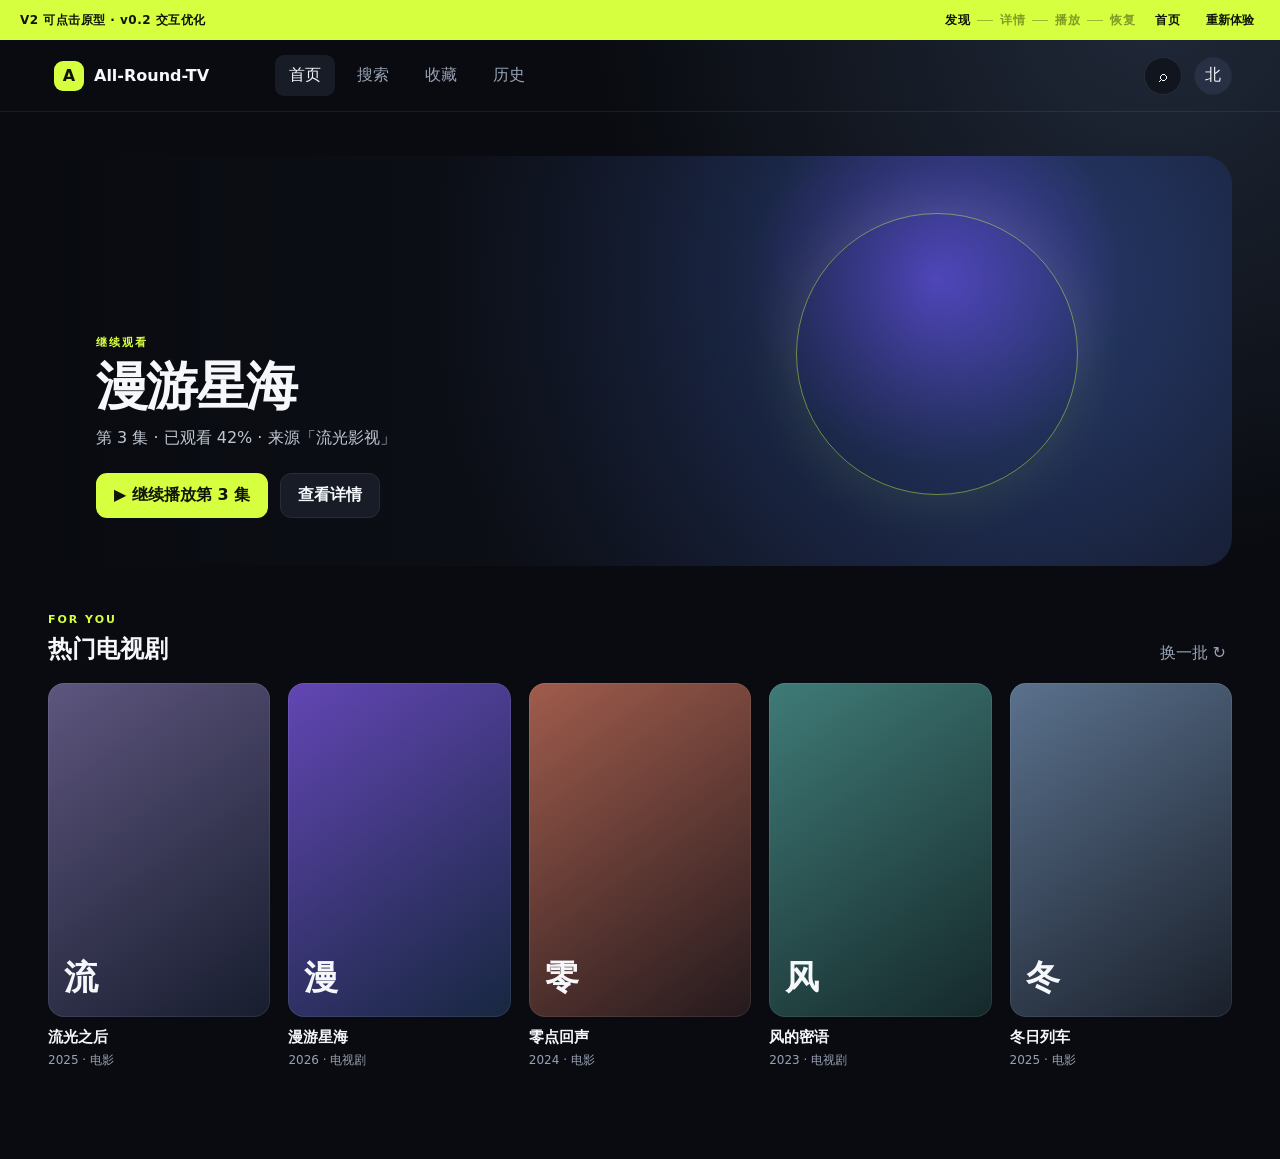
<file: docs/prototypes/interactive/v0.2/viewer-flow/index.html>
<!doctype html>
<html lang="zh-CN">
  <head>
    <meta charset="UTF-8" />
    <meta name="viewport" content="width=device-width, initial-scale=1" />
    <title>All-Round-TV V2 · 观影主流程原型</title>
    <link rel="stylesheet" href="prototype.css" />
  </head>
  <body>
    <div class="prototype-bar">
      <span>V2 可点击原型 · v0.2 交互优化</span>
      <div class="prototype-steps" aria-label="当前流程">
        <span class="active">发现</span><i></i><span>详情</span><i></i><span>播放</span><i></i><span>恢复</span>
      </div>
      <span id="flowStep" aria-live="polite">首页</span>
      <button class="text-button demo-control hidden" id="triggerError" data-action="fail-playback">触发播放异常</button>
      <button class="text-button" data-action="reset">重新体验</button>
    </div>

    <div class="app-shell">
      <header class="app-header">
        <button class="brand" data-screen="home" aria-label="返回首页">
          <span class="brand-mark">A</span><span>All-Round-TV</span>
        </button>
        <nav class="desktop-nav" aria-label="主导航">
          <button data-screen="home" class="active">首页</button>
          <button data-screen="search">搜索</button>
          <button data-screen="favorites">收藏</button>
          <button data-screen="history">历史</button>
        </nav>
        <div class="header-actions">
          <button class="icon-button" data-screen="search" aria-label="搜索">⌕</button>
          <button class="avatar" aria-label="用户菜单">北</button>
        </div>
      </header>

      <main>
        <section class="screen active" data-screen-id="home">
          <div class="hero">
            <div class="hero-copy">
              <span class="eyebrow">继续观看</span>
              <h1>漫游星海</h1>
              <p>第 3 集 · 已观看 42% · 来源「流光影视」</p>
              <div class="button-row">
                <button class="primary" data-action="resume-play">▶ 继续播放第 3 集</button>
                <button class="secondary" data-action="open-detail">查看详情</button>
              </div>
            </div>
          </div>

          <div class="section-heading">
            <div><span class="eyebrow">FOR YOU</span><h2>热门电视剧</h2></div>
            <button class="text-button">换一批 ↻</button>
          </div>
          <div class="media-grid" id="homeGrid"></div>
        </section>

        <section class="screen" data-screen-id="search">
          <div class="page-title"><span class="eyebrow">DISCOVER</span><h1>聚合搜索</h1></div>
          <form class="search-box" id="searchForm">
            <label class="sr-only" for="query">搜索影视</label>
            <input id="query" value="漫游星海" maxlength="100" autocomplete="off" />
            <button class="primary" type="submit">搜索</button>
          </form>
          <div class="filter-row">
            <button class="chip active">全部类型</button><button class="chip">年份</button>
            <button class="chip">来源</button><button class="chip">仅可播放</button>
          </div>
          <div class="source-summary hidden" id="sourceSummary" role="status">
            <div><strong>已找到 6 个结果</strong><span>4 个来源完成，1 个超时</span></div>
            <button class="text-button" data-action="toggle-sources">来源状态⌄</button>
          </div>
          <div class="source-panel hidden" id="sourcePanel">
            <span>流光影视 · 成功</span><span>白鲸资源 · 成功</span>
            <span class="warning">远山影视 · 超时</span>
          </div>
          <div class="loading hidden" id="searchLoading" role="status"><i></i><i></i><i></i><span>正在查询 5 个已启用来源…</span></div>
          <div class="media-grid results hidden" id="searchResults"></div>
        </section>

        <section class="screen" data-screen-id="detail">
          <button class="back-button" data-screen="search">← 返回搜索结果</button>
          <div class="detail-hero">
            <div class="poster poster-featured">M</div>
            <div class="detail-copy">
              <span class="eyebrow">SERIES · 2026</span><h1>漫游星海</h1>
              <p class="meta">科幻 · 冒险 · 12 集 · 豆瓣 / TMDB</p>
              <p class="description">一支深空勘探队在失联航道中发现未知信标，并被迫重新理解回家的含义。</p>
              <div class="button-row">
                <button class="primary" data-action="play">▶ 继续播放 · 第 3 集</button>
                <button class="secondary">♡ 收藏</button>
              </div>
            </div>
          </div>
          <div class="detail-layout">
            <div>
              <div class="selection-summary"><span>当前播放组合</span><strong id="currentSelection">流光影视 · 线路 1 · 第 3 集</strong></div>
              <div class="section-heading compact"><h2>1. 选择剧集</h2><button class="text-button">正序 ⇅</button></div>
              <div class="episodes" id="episodes"></div>
            </div>
            <aside class="source-card">
              <div class="section-heading compact"><h2>2. 选择来源</h2></div>
              <button class="source-option selected" data-source="流光影视" data-health="健康"><span><b>流光影视</b><small>线路 1 · 5 分钟前检测</small></span><em class="status healthy">健康</em></button>
              <button class="source-option" data-source="白鲸资源" data-health="健康"><span><b>白鲸资源</b><small>线路 2 · 12 分钟前检测</small></span><em class="status healthy">健康</em></button>
              <button class="source-option" data-source="远山影视" data-health="降级"><span><b>远山影视</b><small>线路 1 · 最近出现超时</small></span><em class="status degraded">降级</em></button>
            </aside>
          </div>
          <div class="sticky-play"><span><small>将从 18:42 继续</small><strong id="stickySelection">流光影视 · 第 3 集</strong></span><button class="primary" data-action="play">▶ 开始播放</button></div>
        </section>

        <section class="screen player-screen" data-screen-id="player">
          <div class="player-topbar">
            <button class="back-button light" data-screen="detail">← 详情</button>
            <div><strong>漫游星海</strong><span>第 3 集 · 流光影视</span></div>
            <button class="text-button light">选集</button>
          </div>
          <div class="video-stage">
            <div class="space-art"><i></i><i></i><i></i></div>
            <div class="player-error hidden" id="playerError">
              <span class="error-icon">!</span><h2>当前来源无法继续播放</h2>
              <p>媒体清单读取超时。已保留第 3 集的 18:42 进度，你可以重试或查看候选来源。</p>
              <div class="button-row centered">
                <button class="secondary light-border" data-action="retry">重试当前来源</button>
                <button class="primary" data-action="choose-source">查看候选来源</button>
              </div>
              <small>错误阶段：加载媒体清单 · 请求 ID：DEMO-2048</small>
            </div>
            <div class="playback-ready" id="playbackReady"><span>▶</span><small>原型模式：使用顶部“触发播放异常”体验恢复流程</small></div>
            <div class="session-loading hidden" id="sessionLoading"><i></i><strong>正在连接新来源…</strong><span>白鲸资源 · 第 3 集 · 从 18:42 继续</span></div>
          </div>
          <div class="player-controls">
            <button>▶</button><span>18:42</span><div class="progress"><i></i></div><span>44:10</span>
            <button>1.0×</button><button>⛶</button>
          </div>
        </section>

        <section class="screen placeholder-screen" data-screen-id="favorites"><h1>我的收藏</h1><p>此原型聚焦观影主链路。</p></section>
        <section class="screen placeholder-screen" data-screen-id="history"><h1>观看历史</h1><p>此原型聚焦观影主链路。</p></section>
      </main>

      <nav class="mobile-nav" aria-label="移动端导航">
        <button data-screen="home" class="active">⌂<span>首页</span></button>
        <button data-screen="search">⌕<span>搜索</span></button>
        <button data-screen="favorites">♡<span>收藏</span></button>
        <button data-screen="history">◷<span>历史</span></button>
      </nav>
    </div>

    <dialog id="sourceDialog">
      <form method="dialog" class="modal-card">
        <div class="modal-heading"><div><span class="eyebrow">MANUAL SWITCH</span><h2>确认切换来源</h2></div><button class="close" value="cancel" aria-label="关闭">×</button></div>
        <div class="resume-banner"><span>播放进度已保留</span><strong>第 3 集 · 18:42</strong></div>
        <p>系统找到了两个候选来源，不会自动切换。确认后将创建新的安全播放会话。</p>
        <label class="candidate selected"><input type="radio" name="source" checked /><span><strong>白鲸资源</strong><small>健康 · 精确匹配第 3 集</small></span><b>推荐</b></label>
        <label class="candidate"><input type="radio" name="source" /><span><strong>北辰影视</strong><small>降级 · 需确认“第三话”</small></span></label>
        <div class="modal-actions"><button class="secondary" value="cancel">留在当前错误页</button><button class="primary" value="confirm" data-action="confirm-source">切换并从 18:42 继续</button></div>
      </form>
    </dialog>

    <div class="toast hidden" id="toast">已切换至白鲸资源 · 第 3 集</div>
    <script src="prototype.js"></script>
  </body>
</html>
</file>
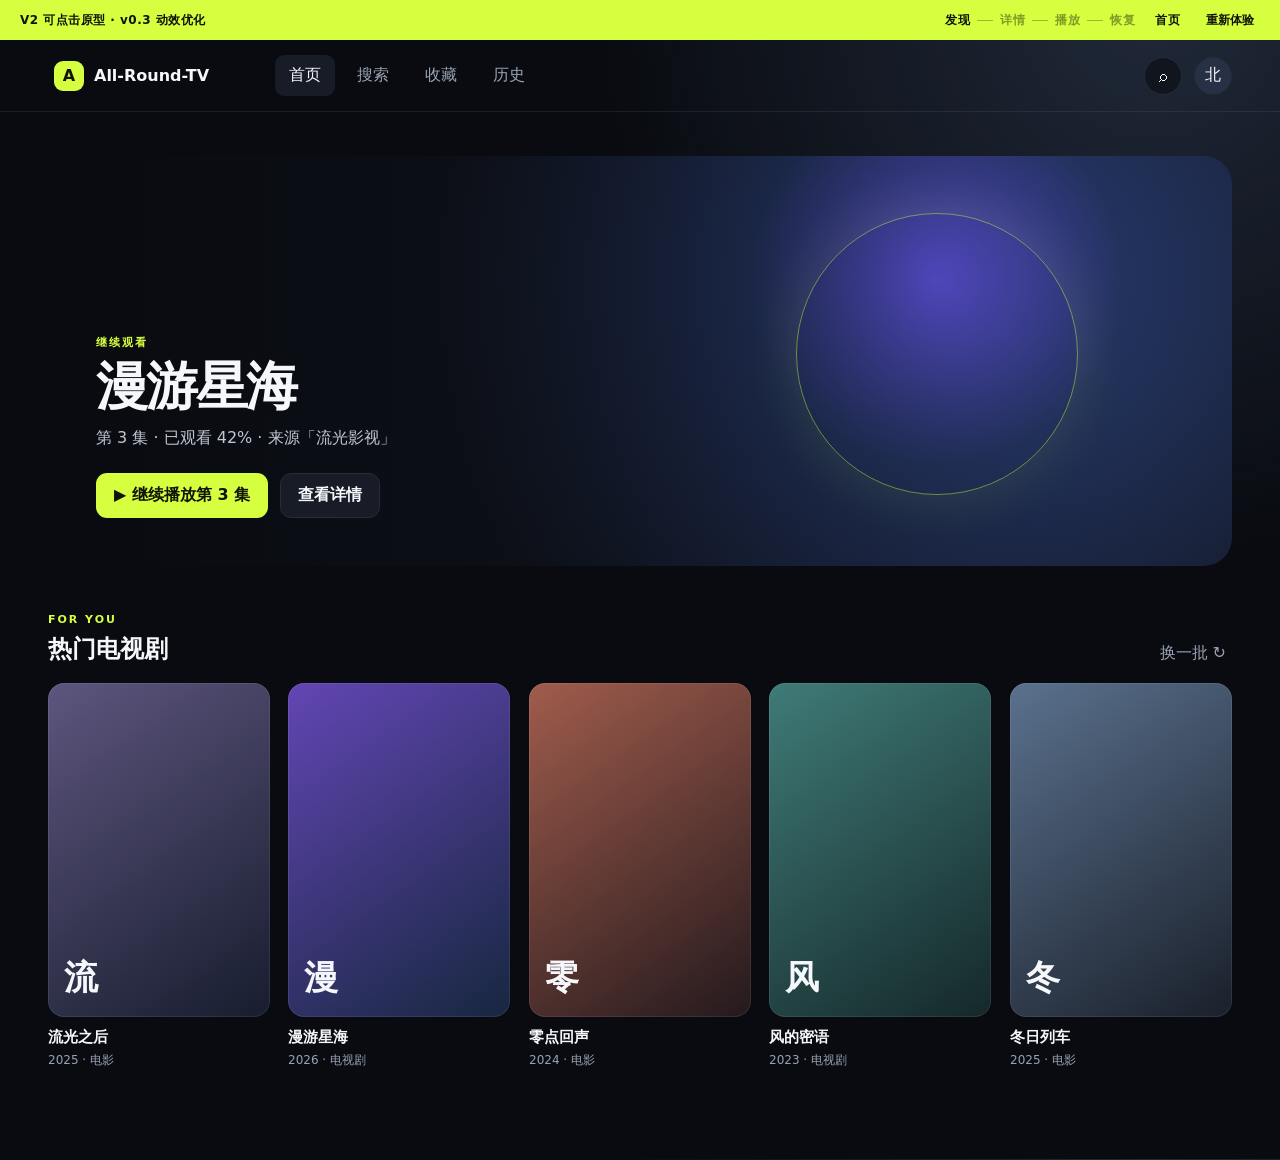
<file: docs/prototypes/interactive/v0.3/viewer-flow/index.html>
<!doctype html>
<html lang="zh-CN">
  <head>
    <meta charset="UTF-8" />
    <meta name="viewport" content="width=device-width, initial-scale=1" />
    <title>All-Round-TV V2 · 观影主流程原型</title>
    <link rel="stylesheet" href="prototype.css" />
  </head>
  <body>
    <div class="prototype-bar">
      <span>V2 可点击原型 · v0.3 动效优化</span>
      <div class="prototype-steps" aria-label="当前流程">
        <span class="active">发现</span><i></i><span>详情</span><i></i><span>播放</span><i></i><span>恢复</span>
      </div>
      <span id="flowStep" aria-live="polite">首页</span>
      <button class="text-button demo-control hidden" id="triggerError" data-action="fail-playback">触发播放异常</button>
      <button class="text-button" data-action="reset">重新体验</button>
    </div>

    <div class="app-shell">
      <header class="app-header">
        <button class="brand" data-screen="home" aria-label="返回首页">
          <span class="brand-mark">A</span><span>All-Round-TV</span>
        </button>
        <nav class="desktop-nav" aria-label="主导航">
          <button data-screen="home" class="active">首页</button>
          <button data-screen="search">搜索</button>
          <button data-screen="favorites">收藏</button>
          <button data-screen="history">历史</button>
        </nav>
        <div class="header-actions">
          <button class="icon-button" data-screen="search" aria-label="搜索">⌕</button>
          <button class="avatar" aria-label="用户菜单">北</button>
        </div>
      </header>

      <main>
        <section class="screen active" data-screen-id="home">
          <div class="hero motion-hero">
            <div class="hero-copy">
              <span class="eyebrow">继续观看</span>
              <h1>漫游星海</h1>
              <p>第 3 集 · 已观看 42% · 来源「流光影视」</p>
              <div class="button-row">
                <button class="primary" data-action="resume-play">▶ 继续播放第 3 集</button>
                <button class="secondary" data-action="open-detail">查看详情</button>
              </div>
            </div>
          </div>

          <div class="section-heading">
            <div><span class="eyebrow">FOR YOU</span><h2>热门电视剧</h2></div>
            <button class="text-button">换一批 ↻</button>
          </div>
          <div class="media-grid stagger-grid" id="homeGrid"></div>
        </section>

        <section class="screen" data-screen-id="search">
          <div class="page-title"><span class="eyebrow">DISCOVER</span><h1>聚合搜索</h1></div>
          <form class="search-box" id="searchForm">
            <label class="sr-only" for="query">搜索影视</label>
            <input id="query" value="漫游星海" maxlength="100" autocomplete="off" />
            <button class="primary" type="submit">搜索</button>
          </form>
          <div class="filter-row">
            <button class="chip active">全部类型</button><button class="chip">年份</button>
            <button class="chip">来源</button><button class="chip">仅可播放</button>
          </div>
          <div class="source-summary hidden" id="sourceSummary" role="status">
            <div><strong>已找到 6 个结果</strong><span>4 个来源完成，1 个超时</span></div>
            <button class="text-button" data-action="toggle-sources">来源状态⌄</button>
          </div>
          <div class="source-panel hidden" id="sourcePanel">
            <span>流光影视 · 成功</span><span>白鲸资源 · 成功</span>
            <span class="warning">远山影视 · 超时</span>
          </div>
          <div class="loading hidden" id="searchLoading" role="status"><i></i><i></i><i></i><span>正在查询 5 个已启用来源…</span></div>
          <div class="media-grid results stagger-grid hidden" id="searchResults"></div>
        </section>

        <section class="screen" data-screen-id="detail">
          <button class="back-button" data-screen="search">← 返回搜索结果</button>
          <div class="detail-hero">
            <div class="poster poster-featured">M</div>
            <div class="detail-copy">
              <span class="eyebrow">SERIES · 2026</span><h1>漫游星海</h1>
              <p class="meta">科幻 · 冒险 · 12 集 · 豆瓣 / TMDB</p>
              <p class="description">一支深空勘探队在失联航道中发现未知信标，并被迫重新理解回家的含义。</p>
              <div class="button-row">
                <button class="primary" data-action="play">▶ 继续播放 · 第 3 集</button>
                <button class="secondary">♡ 收藏</button>
              </div>
            </div>
          </div>
          <div class="detail-layout">
            <div>
              <div class="selection-summary"><span>当前播放组合</span><strong id="currentSelection">流光影视 · 线路 1 · 第 3 集</strong></div>
              <div class="section-heading compact"><h2>1. 选择剧集</h2><button class="text-button">正序 ⇅</button></div>
              <div class="episodes" id="episodes"></div>
            </div>
            <aside class="source-card">
              <div class="section-heading compact"><h2>2. 选择来源</h2></div>
              <button class="source-option selected" data-source="流光影视" data-health="健康"><span><b>流光影视</b><small>线路 1 · 5 分钟前检测</small></span><em class="status healthy">健康</em></button>
              <button class="source-option" data-source="白鲸资源" data-health="健康"><span><b>白鲸资源</b><small>线路 2 · 12 分钟前检测</small></span><em class="status healthy">健康</em></button>
              <button class="source-option" data-source="远山影视" data-health="降级"><span><b>远山影视</b><small>线路 1 · 最近出现超时</small></span><em class="status degraded">降级</em></button>
            </aside>
          </div>
          <div class="sticky-play"><span><small>将从 18:42 继续</small><strong id="stickySelection">流光影视 · 第 3 集</strong></span><button class="primary" data-action="play">▶ 开始播放</button></div>
        </section>

        <section class="screen player-screen" data-screen-id="player">
          <div class="player-topbar">
            <button class="back-button light" data-screen="detail">← 详情</button>
            <div><strong>漫游星海</strong><span>第 3 集 · 流光影视</span></div>
            <button class="text-button light">选集</button>
          </div>
          <div class="video-stage">
            <div class="space-art"><i></i><i></i><i></i></div>
            <div class="player-error hidden" id="playerError">
              <span class="error-icon">!</span><h2>当前来源无法继续播放</h2>
              <p>媒体清单读取超时。已保留第 3 集的 18:42 进度，你可以重试或查看候选来源。</p>
              <div class="button-row centered">
                <button class="secondary light-border" data-action="retry">重试当前来源</button>
                <button class="primary" data-action="choose-source">查看候选来源</button>
              </div>
              <small>错误阶段：加载媒体清单 · 请求 ID：DEMO-2048</small>
            </div>
            <div class="playback-ready" id="playbackReady"><span>▶</span><small>原型模式：使用顶部“触发播放异常”体验恢复流程</small></div>
            <div class="session-loading hidden" id="sessionLoading"><i></i><strong>正在连接新来源…</strong><span>白鲸资源 · 第 3 集 · 从 18:42 继续</span></div>
          </div>
          <div class="player-controls">
            <button>▶</button><span>18:42</span><div class="progress"><i></i></div><span>44:10</span>
            <button>1.0×</button><button>⛶</button>
          </div>
        </section>

        <section class="screen placeholder-screen" data-screen-id="favorites"><h1>我的收藏</h1><p>此原型聚焦观影主链路。</p></section>
        <section class="screen placeholder-screen" data-screen-id="history"><h1>观看历史</h1><p>此原型聚焦观影主链路。</p></section>
      </main>

      <nav class="mobile-nav" aria-label="移动端导航">
        <button data-screen="home" class="active">⌂<span>首页</span></button>
        <button data-screen="search">⌕<span>搜索</span></button>
        <button data-screen="favorites">♡<span>收藏</span></button>
        <button data-screen="history">◷<span>历史</span></button>
      </nav>
    </div>

    <dialog id="sourceDialog">
      <form method="dialog" class="modal-card">
        <div class="modal-heading"><div><span class="eyebrow">MANUAL SWITCH</span><h2>确认切换来源</h2></div><button class="close" value="cancel" aria-label="关闭">×</button></div>
        <div class="resume-banner"><span>播放进度已保留</span><strong>第 3 集 · 18:42</strong></div>
        <p>系统找到了两个候选来源，不会自动切换。确认后将创建新的安全播放会话。</p>
        <label class="candidate selected"><input type="radio" name="source" checked /><span><strong>白鲸资源</strong><small>健康 · 精确匹配第 3 集</small></span><b>推荐</b></label>
        <label class="candidate"><input type="radio" name="source" /><span><strong>北辰影视</strong><small>降级 · 需确认“第三话”</small></span></label>
        <div class="modal-actions"><button class="secondary" value="cancel">留在当前错误页</button><button class="primary" value="confirm" data-action="confirm-source">切换并从 18:42 继续</button></div>
      </form>
    </dialog>

    <div class="toast hidden" id="toast" role="status" aria-live="polite">已切换至白鲸资源 · 第 3 集</div>
    <div class="motion-status sr-only" id="motionStatus" aria-live="polite"></div>
    <script src="prototype.js"></script>
  </body>
</html>
</file>
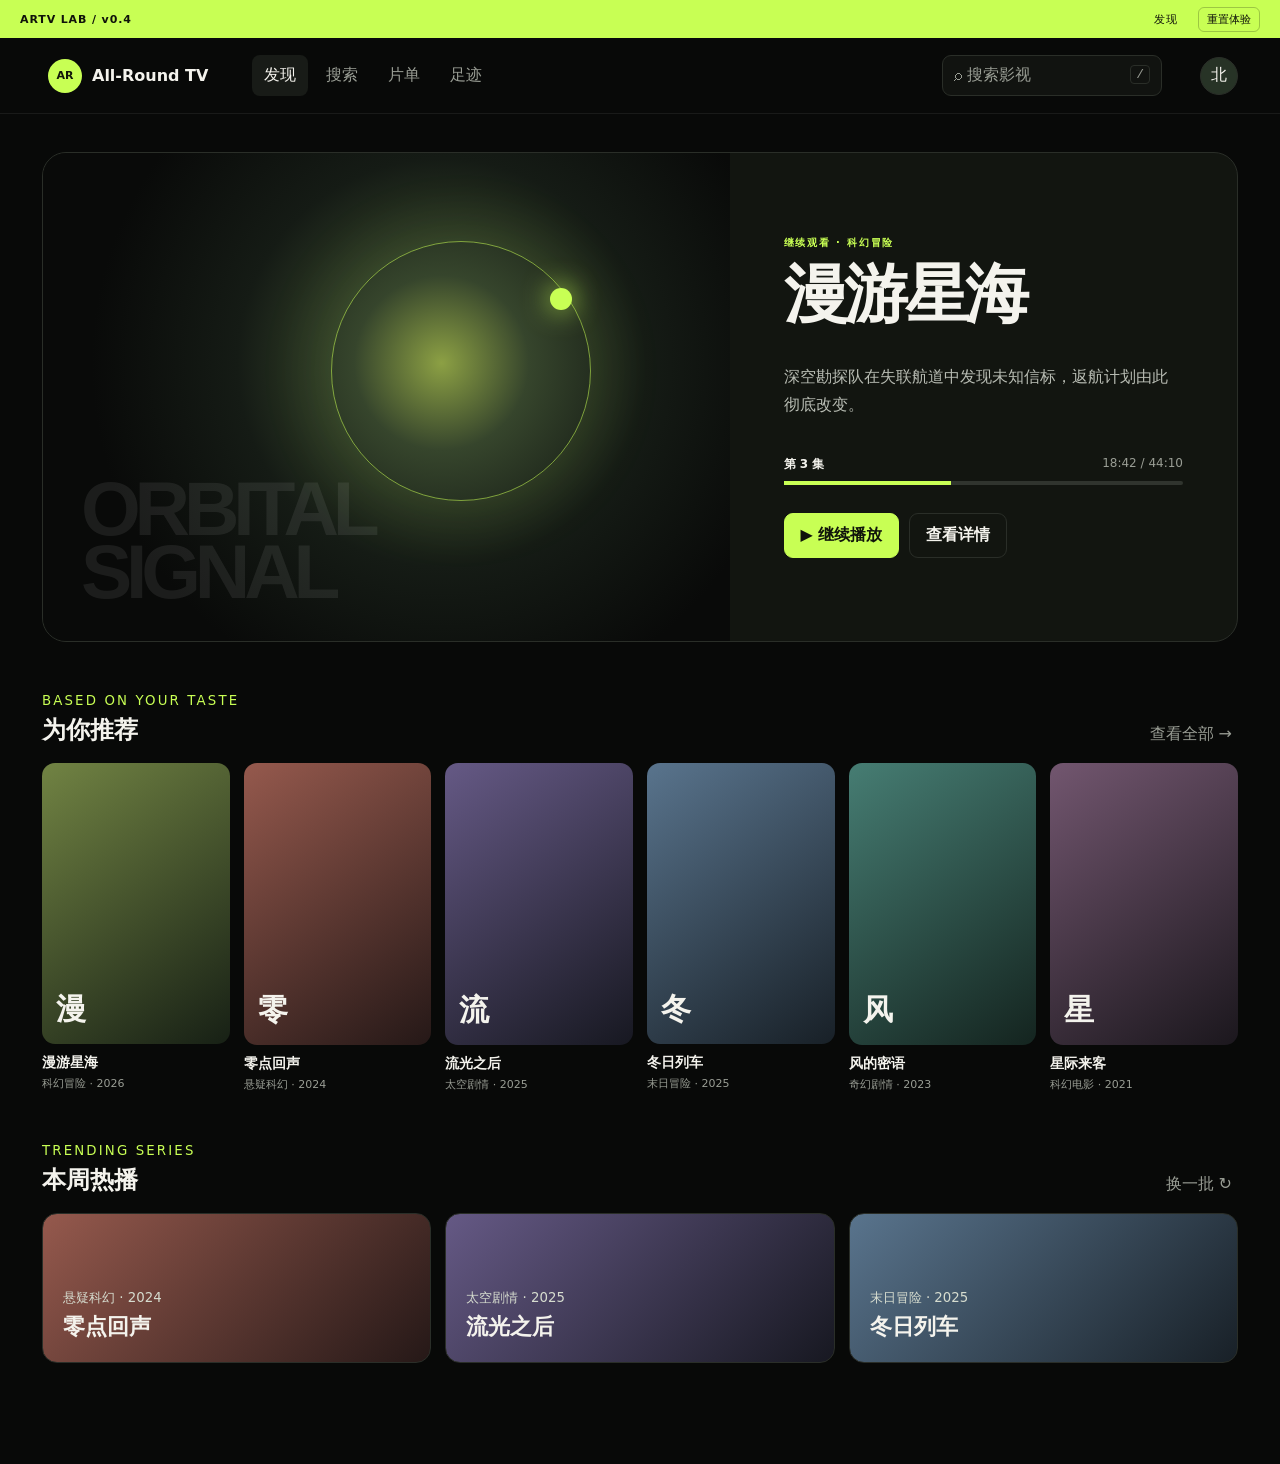
<file: docs/prototypes/interactive/v0.4/viewer-flow/index.html>
<!doctype html>
<html lang="zh-CN">
<head>
  <meta charset="UTF-8" />
  <meta name="viewport" content="width=device-width, initial-scale=1" />
  <title>All-Round-TV V2 · 原型 v0.4</title>
  <link rel="stylesheet" href="prototype.css" />
</head>
<body>
  <div class="lab-bar">
    <strong>ARTV LAB / v0.4</strong>
    <span id="labState">发现</span>
    <div class="lab-actions">
      <button id="demoAd" class="hidden" data-action="enter-ad">进入已标记广告段</button>
      <button id="demoError" class="hidden" data-action="fail-playback">触发播放异常</button>
      <button data-action="reset">重置体验</button>
    </div>
  </div>

  <div class="shell">
    <header class="topbar">
      <button class="logo" data-screen="home"><i>AR</i><span>All-Round TV</span></button>
      <nav>
        <button data-screen="home" class="active">发现</button>
        <button data-screen="search">搜索</button>
        <button data-screen="favorites">片单</button>
        <button data-screen="history">足迹</button>
      </nav>
      <button class="search-shortcut" data-screen="search">⌕ <span>搜索影视</span><kbd>/</kbd></button>
      <button class="avatar">北</button>
    </header>

    <main>
      <section class="screen active" data-screen-id="home">
        <div class="home-hero">
          <div class="hero-art"><span>ORBITAL<br />SIGNAL</span><i></i></div>
          <div class="hero-info">
            <span class="kicker">继续观看 · 科幻冒险</span>
            <h1>漫游星海</h1>
            <p>深空勘探队在失联航道中发现未知信标，返航计划由此彻底改变。</p>
            <div class="progress-copy"><b>第 3 集</b><span>18:42 / 44:10</span></div>
            <div class="hero-progress"><i></i></div>
            <div class="actions"><button class="primary" data-action="resume-play">▶ 继续播放</button><button class="ghost" data-action="open-detail">查看详情</button></div>
          </div>
        </div>

        <div class="rail-title"><div><small>BASED ON YOUR TASTE</small><h2>为你推荐</h2></div><button>查看全部 →</button></div>
        <div class="poster-rail" id="homeGrid"></div>
        <div class="rail-title"><div><small>TRENDING SERIES</small><h2>本周热播</h2></div><button>换一批 ↻</button></div>
        <div class="wide-rail" id="wideGrid"></div>
      </section>

      <section class="screen" data-screen-id="search">
        <div class="search-heading"><span class="kicker">5 个来源已启用</span><h1>找到下一部想看的</h1></div>
        <form class="search-form" id="searchForm"><input id="query" value="漫游星海" maxlength="100" aria-label="搜索影视" /><button class="primary">搜索</button></form>
        <div class="filters"><button class="active">全部</button><button>电影</button><button>剧集</button><button>年份⌄</button><button>来源⌄</button></div>
        <div class="loading hidden" id="searchLoading"><i></i><span>正在聚合已启用来源</span></div>
        <div class="source-report hidden" id="sourceSummary"><div><b>6 个匹配结果</b><span>4 个来源成功 · 1 个超时</span></div><button data-action="toggle-sources">查看来源状态</button></div>
        <div class="source-details hidden" id="sourcePanel"><span>流光影视 <b>成功</b></span><span>白鲸资源 <b>成功</b></span><span>远山影视 <b class="warn">超时</b></span></div>
        <div class="search-grid hidden" id="searchResults"></div>
      </section>

      <section class="screen" data-screen-id="detail">
        <button class="back" data-screen="search">← 返回</button>
        <div class="detail-cover">
          <div class="detail-poster">M</div>
          <div class="detail-info"><span class="kicker">SERIES / 2026</span><h1>漫游星海</h1><p class="meta">科幻 · 冒险 · 中国 · 12 集</p><p>一支深空勘探队在失联航道中发现未知信标，并被迫重新理解回家的含义。</p><div class="actions"><button class="primary" data-action="play">▶ 从 18:42 继续</button><button class="ghost">＋ 加入片单</button></div></div>
          <div class="score"><small>综合评分</small><strong>8.7</strong><span>豆瓣 / TMDB</span></div>
        </div>
        <div class="chooser">
          <div class="episode-pane"><div class="pane-title"><h2>选择剧集</h2><button>正序 ⇅</button></div><div class="episodes" id="episodes"></div></div>
          <aside class="source-pane"><div class="pane-title"><h2>播放来源</h2><span>3 个可用</span></div><div id="sourceOptions"></div></aside>
        </div>
        <div class="play-dock"><div><small>当前播放组合</small><strong id="currentSelection">流光影视 · 第 3 集</strong></div><span>从 18:42 继续</span><button class="primary" data-action="play">开始播放 →</button></div>
      </section>

      <section class="screen watch-screen" data-screen-id="player">
        <div class="watch-head"><button class="back" data-screen="detail">← 返回详情</button><div><b>漫游星海</b><span id="playingMeta">第 3 集 · 流光影视</span></div><button class="ghost">选集</button></div>
        <div class="watch-layout">
          <div class="player-column">
            <div class="video-stage">
              <div class="space"><i></i><i></i><i></i></div>
              <div class="center-play" id="playbackReady"><button aria-label="播放">▶</button><span>正在播放 · 第 3 集</span></div>
              <div class="player-error hidden" id="playerError"><em>!</em><h2>当前来源无法继续播放</h2><p>媒体清单读取超时，已保留第 3 集 18:42 的进度。</p><div class="actions"><button class="ghost" data-action="retry">重试当前来源</button><button class="primary" data-action="choose-source">换一个来源</button></div><small>错误阶段：媒体清单 · DEMO-2048</small></div>
              <div class="connecting hidden" id="sessionLoading"><i></i><b>正在连接白鲸资源</b><span>第 3 集 · 从 18:42 继续</span></div>
              <div class="ad-skip hidden" id="adSkip"><div><small>检测到广告区段</small><b>00:16 后返回正片</b></div><button class="primary" data-action="skip-ad">跳过广告 →</button></div>
              <div class="undo-skip hidden" id="undoSkip"><span>已跳过 34 秒广告</span><button data-action="undo-skip">撤销并返回</button></div>
            </div>
            <div class="controls"><button>▶</button><span id="currentTime">18:42</span><div class="timeline"><i></i><em class="ad-marker" title="已确认广告区段"></em></div><span>44:10</span><button>1.0×</button><button>⛶</button></div>
            <div class="playback-tools">
              <div><button class="tool" id="markStart" data-action="mark-start">⚑ 标记广告开始</button><button class="tool hidden" id="markEnd" data-action="mark-end">■ 标记广告结束</button><span id="markHint">帮助自己和其他用户识别源内广告</span></div>
              <label class="auto-skip"><span><b>可信广告自动跳过</b><small>仅高置信度区段，可撤销</small></span><input id="autoSkip" type="checkbox" /><i></i></label>
            </div>
          </div>
          <aside class="related-pane">
            <div class="related-head"><span class="kicker">UP NEXT</span><h2>同类推荐</h2><p>根据“科幻 · 冒险”推荐</p></div>
            <div id="relatedList"></div>
            <button class="more-related">查看全部同类影视 →</button>
          </aside>
        </div>
      </section>

      <section class="screen empty" data-screen-id="favorites"><h1>我的片单</h1><p>本轮原型聚焦发现、播放、推荐与广告追踪。</p></section>
      <section class="screen empty" data-screen-id="history"><h1>观看足迹</h1><p>本轮原型聚焦发现、播放、推荐与广告追踪。</p></section>
    </main>
  </div>

  <dialog id="sourceDialog"><form method="dialog" class="dialog-card"><button class="x" value="cancel">×</button><span class="kicker">MANUAL SWITCH</span><h2>选择新的播放来源</h2><div class="resume-note"><span>保留进度</span><b>第 3 集 · 18:42</b></div><p>系统不会自动切换。确认后将创建新的安全播放会话。</p><label class="candidate selected"><input type="radio" name="source" checked /><span><b>白鲸资源</b><small>健康 · 精确匹配第 3 集</small></span><em>推荐</em></label><label class="candidate"><input type="radio" name="source" /><span><b>北辰影视</b><small>降级 · “第三话”需确认</small></span></label><div class="dialog-actions"><button class="ghost" value="cancel">取消</button><button class="primary" value="confirm" data-action="confirm-source">确认切换</button></div></form></dialog>

  <dialog id="markerDialog"><form method="dialog" class="dialog-card"><button class="x" value="cancel">×</button><span class="kicker">AD MARKER</span><h2>确认广告时间段</h2><p>标记只绑定当前来源、剧集和媒体版本。提交后先对你本人有效。</p><div class="time-range"><label>开始<input value="18:42" /></label><span>→</span><label>结束<input value="19:16" /></label><b>34 秒</b></div><label class="marker-type">区段类型<select><option>源内广告</option><option>疑似广告</option><option>片头（不作为广告）</option></select></label><div class="dialog-actions"><button class="ghost" value="cancel">取消</button><button class="primary" value="confirm" data-action="confirm-marker">保存个人标记</button></div></form></dialog>

  <div class="toast hidden" id="toast" role="status"></div>
  <div class="sr-only" id="live" aria-live="polite"></div>
  <script src="prototype.js"></script>
</body>
</html>
</file>
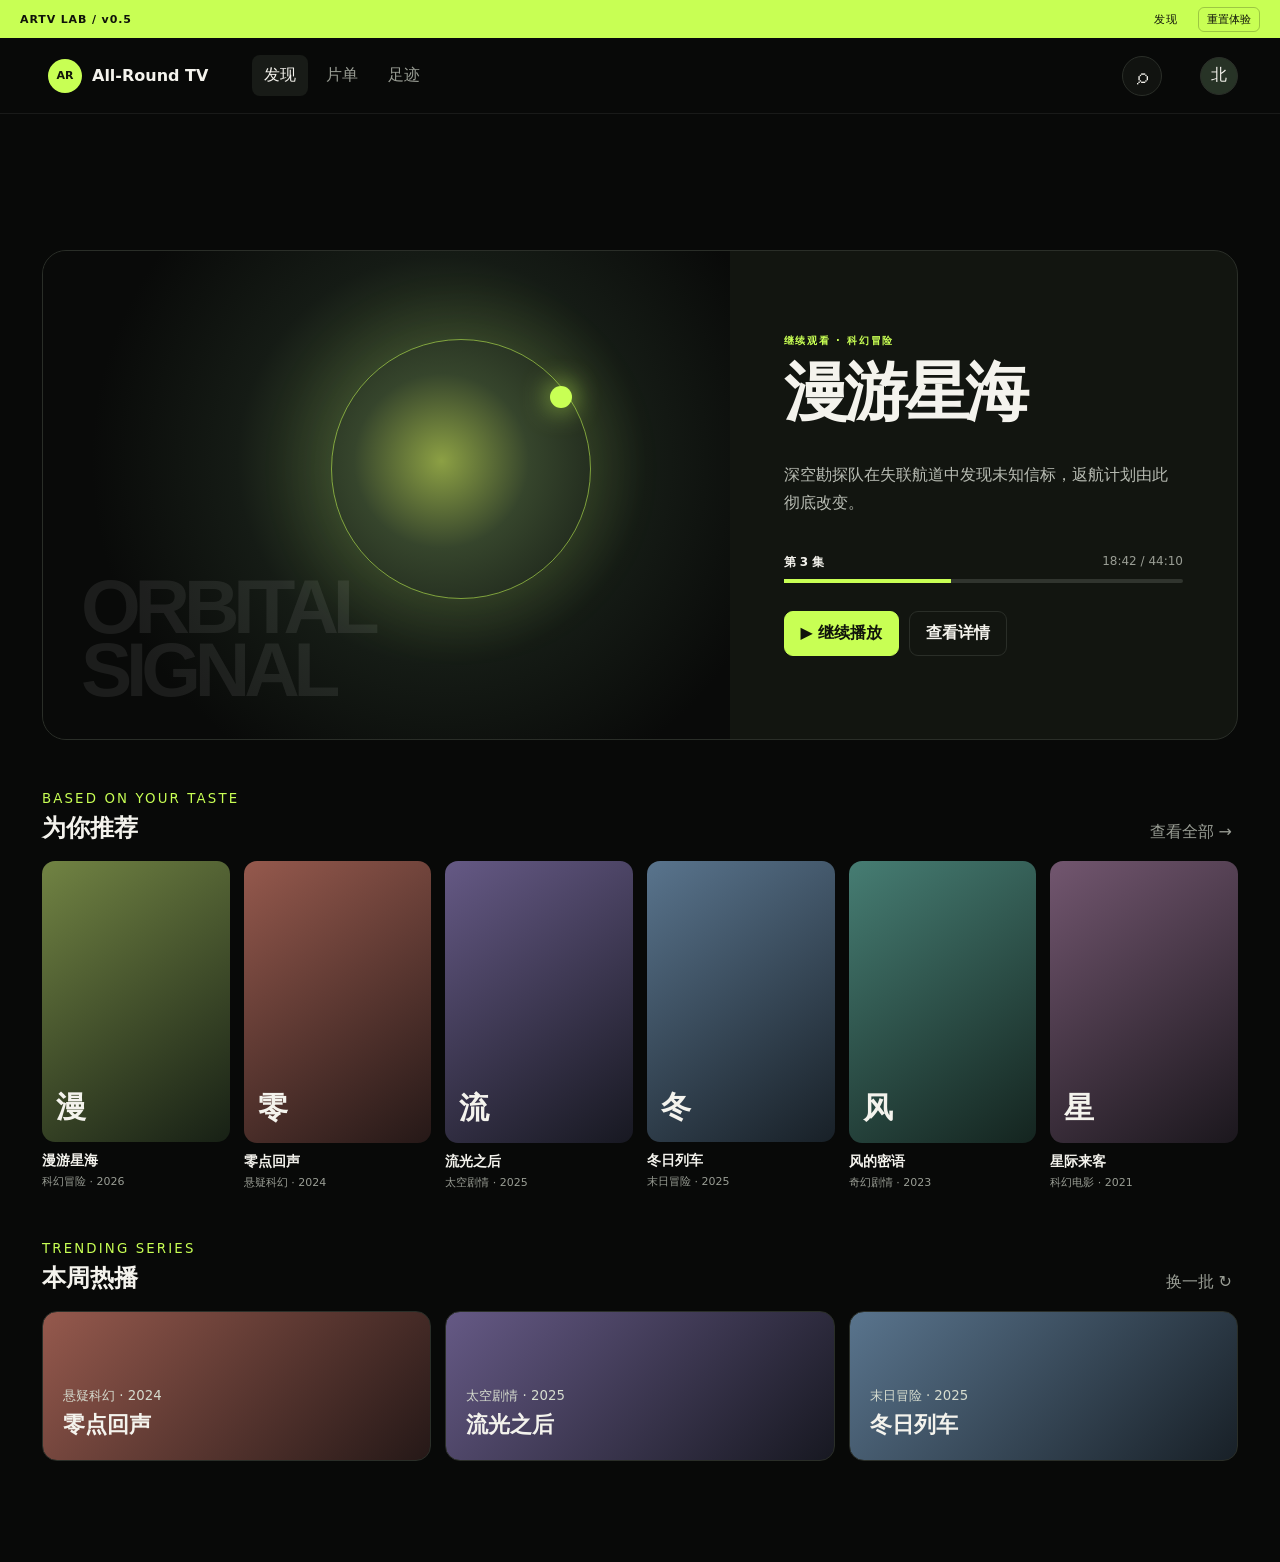
<file: docs/prototypes/interactive/v0.5/viewer-flow/index.html>
<!doctype html>
<html lang="zh-CN">
<head>
  <meta charset="UTF-8" />
  <meta name="viewport" content="width=device-width, initial-scale=1" />
  <title>All-Round-TV V2 · 原型 v0.4</title>
  <link rel="stylesheet" href="prototype.css" />
</head>
<body>
  <div class="lab-bar">
    <strong>ARTV LAB / v0.5</strong>
    <span id="labState">发现</span>
    <div class="lab-actions">
      <button id="demoAd" class="hidden" data-action="enter-ad">进入已标记广告段</button>
      <button id="demoError" class="hidden" data-action="fail-playback">触发播放异常</button>
      <button data-action="reset">重置体验</button>
    </div>
  </div>

  <div class="shell">
    <header class="topbar">
      <button class="logo" data-screen="home"><i>AR</i><span>All-Round TV</span></button>
      <nav>
        <button data-screen="home" class="active">发现</button>
        <button data-screen="favorites">片单</button>
        <button data-screen="history">足迹</button>
      </nav>
      <button class="search-icon" data-action="toggle-search" aria-label="打开搜索" aria-expanded="false">⌕</button>
      <button class="avatar">北</button>
    </header>
    <div class="quick-search" id="quickSearch" aria-hidden="true">
      <form id="quickSearchForm">
        <span>⌕</span><input id="quickQuery" placeholder="搜索电影、剧集或演员" autocomplete="off" maxlength="100" />
        <button class="primary">搜索</button><button type="button" class="close-search" data-action="close-search" aria-label="关闭搜索">×</button>
      </form>
      <div class="search-suggestions"><small>最近搜索</small><button>漫游星海</button><button>科幻冒险</button><button>2026 热播</button></div>
    </div>

    <main>
      <section class="screen active" data-screen-id="home">
        <div class="home-hero">
          <div class="hero-art"><span>ORBITAL<br />SIGNAL</span><i></i></div>
          <div class="hero-info">
            <span class="kicker">继续观看 · 科幻冒险</span>
            <h1>漫游星海</h1>
            <p>深空勘探队在失联航道中发现未知信标，返航计划由此彻底改变。</p>
            <div class="progress-copy"><b>第 3 集</b><span>18:42 / 44:10</span></div>
            <div class="hero-progress"><i></i></div>
            <div class="actions"><button class="primary" data-action="resume-play">▶ 继续播放</button><button class="ghost" data-action="open-detail">查看详情</button></div>
          </div>
        </div>

        <div class="rail-title"><div><small>BASED ON YOUR TASTE</small><h2>为你推荐</h2></div><button>查看全部 →</button></div>
        <div class="poster-rail" id="homeGrid"></div>
        <div class="rail-title"><div><small>TRENDING SERIES</small><h2>本周热播</h2></div><button>换一批 ↻</button></div>
        <div class="wide-rail" id="wideGrid"></div>
      </section>

      <section class="screen" data-screen-id="search">
        <div class="search-heading"><span class="kicker">5 个来源已启用</span><h1>找到下一部想看的</h1></div>
        <form class="search-form" id="searchForm"><input id="query" value="漫游星海" maxlength="100" aria-label="搜索影视" /><button class="primary">搜索</button></form>
        <div class="filters"><button class="active">全部</button><button>电影</button><button>剧集</button><button>年份⌄</button><button>来源⌄</button></div>
        <div class="loading hidden" id="searchLoading"><i></i><span>正在聚合已启用来源</span></div>
        <div class="source-report hidden" id="sourceSummary"><div><b>6 个匹配结果</b><span>4 个来源成功 · 1 个超时</span></div><button data-action="toggle-sources">查看来源状态</button></div>
        <div class="source-details hidden" id="sourcePanel"><span>流光影视 <b>成功</b></span><span>白鲸资源 <b>成功</b></span><span>远山影视 <b class="warn">超时</b></span></div>
        <div class="search-grid hidden" id="searchResults"></div>
      </section>

      <section class="screen" data-screen-id="detail">
        <button class="back" data-screen="search">← 返回</button>
        <div class="detail-cover">
          <div class="detail-poster">M</div>
          <div class="detail-info"><span class="kicker">SERIES / 2026</span><h1>漫游星海</h1><p class="meta">科幻 · 冒险 · 中国 · 12 集</p><p>一支深空勘探队在失联航道中发现未知信标，并被迫重新理解回家的含义。</p><div class="actions"><button class="primary" data-action="play">▶ 从 18:42 继续</button><button class="ghost">＋ 加入片单</button></div></div>
          <div class="score"><small>综合评分</small><strong>8.7</strong><span>豆瓣 / TMDB</span></div>
        </div>
        <div class="chooser">
          <div class="episode-pane"><div class="pane-title"><h2>选择剧集</h2><button>正序 ⇅</button></div><div class="episodes" id="episodes"></div></div>
          <aside class="source-pane"><div class="pane-title"><h2>播放来源</h2><span>3 个可用</span></div><div id="sourceOptions"></div></aside>
        </div>
        <div class="play-dock"><div><small>当前播放组合</small><strong id="currentSelection">流光影视 · 第 3 集</strong></div><span>从 18:42 继续</span><button class="primary" data-action="play">开始播放 →</button></div>
      </section>

      <section class="screen watch-screen" data-screen-id="player">
        <div class="watch-head"><button class="back" data-screen="detail">← 返回详情</button><div><b>漫游星海</b><span id="playingMeta">第 3 集 · 流光影视</span></div><button class="ghost">选集</button></div>
        <div class="watch-layout">
          <div class="player-column">
            <div class="video-stage">
              <div class="space"><i></i><i></i><i></i></div>
              <div class="center-play" id="playbackReady"><button aria-label="播放">▶</button><span>正在播放 · 第 3 集</span></div>
              <div class="player-error hidden" id="playerError"><em>!</em><h2>当前来源无法继续播放</h2><p>媒体清单读取超时，已保留第 3 集 18:42 的进度。</p><div class="actions"><button class="ghost" data-action="retry">重试当前来源</button><button class="primary" data-action="choose-source">换一个来源</button></div><small>错误阶段：媒体清单 · DEMO-2048</small></div>
              <div class="connecting hidden" id="sessionLoading"><i></i><b>正在连接白鲸资源</b><span>第 3 集 · 从 18:42 继续</span></div>
              <div class="ad-skip hidden" id="adSkip"><div><small>检测到广告区段</small><b>00:16 后返回正片</b></div><button class="primary" data-action="skip-ad">跳过广告 →</button></div>
              <div class="undo-skip hidden" id="undoSkip"><span>已跳过 34 秒广告</span><button data-action="undo-skip">撤销并返回</button></div>
            </div>
            <div class="controls"><button>▶</button><span id="currentTime">18:42</span><div class="timeline"><i></i><em class="ad-marker" title="已确认广告区段"></em></div><span>44:10</span><button>1.0×</button><button>⛶</button></div>
            <div class="playback-tools">
              <div><button class="tool" id="markStart" data-action="mark-start">⚑ 标记广告开始</button><button class="tool hidden" id="markEnd" data-action="mark-end">■ 标记广告结束</button><span id="markHint">已登录用户可提交广告标记</span></div>
              <label class="auto-skip"><span><b>可信广告自动跳过</b><small>仅高置信度区段，可撤销</small></span><input id="autoSkip" type="checkbox" /><i></i></label>
            </div>
            <section class="player-episodes">
              <div class="player-episodes-head"><div><span class="kicker">EPISODES</span><h2>从配置来源选择剧集</h2></div><span id="episodeSourceStatus">流光影视 · 线路 1 · 12 集</span></div>
              <div class="player-source-tabs" id="playerSourceTabs">
                <button class="active" data-player-source="流光影视" data-line="线路 1" data-count="12">流光影视 <small>健康</small></button>
                <button data-player-source="白鲸资源" data-line="线路 2" data-count="10">白鲸资源 <small>健康</small></button>
                <button data-player-source="远山影视" data-line="线路 1" data-count="8">远山影视 <small>降级</small></button>
              </div>
              <div class="player-episode-grid" id="playerEpisodeGrid"></div>
              <p class="episode-note">切换来源或剧集会创建新的安全播放会话；系统会尝试沿用相同标准剧集的观看进度。</p>
            </section>
          </div>
          <aside class="related-pane">
            <div class="related-head"><span class="kicker">UP NEXT</span><h2>同类推荐</h2><p>根据“科幻 · 冒险”推荐</p></div>
            <div id="relatedList"></div>
            <button class="more-related">查看全部同类影视 →</button>
          </aside>
        </div>
      </section>

      <section class="screen empty" data-screen-id="favorites"><h1>我的片单</h1><p>本轮原型聚焦发现、播放、推荐与广告追踪。</p></section>
      <section class="screen empty" data-screen-id="history"><h1>观看足迹</h1><p>本轮原型聚焦发现、播放、推荐与广告追踪。</p></section>
    </main>
  </div>

  <dialog id="sourceDialog"><form method="dialog" class="dialog-card"><button class="x" value="cancel">×</button><span class="kicker">MANUAL SWITCH</span><h2>选择新的播放来源</h2><div class="resume-note"><span>保留进度</span><b>第 3 集 · 18:42</b></div><p>系统不会自动切换。确认后将创建新的安全播放会话。</p><label class="candidate selected"><input type="radio" name="source" checked /><span><b>白鲸资源</b><small>健康 · 精确匹配第 3 集</small></span><em>推荐</em></label><label class="candidate"><input type="radio" name="source" /><span><b>北辰影视</b><small>降级 · “第三话”需确认</small></span></label><div class="dialog-actions"><button class="ghost" value="cancel">取消</button><button class="primary" value="confirm" data-action="confirm-source">确认切换</button></div></form></dialog>

  <dialog id="markerDialog"><form method="dialog" class="dialog-card"><button class="x" value="cancel">×</button><span class="kicker">REGISTERED USER MARKER</span><h2>确认广告时间段</h2><div class="member-note"><i>北</i><span><b>已登录注册用户</b><small>标记将记录到你的账户并保留审计来源</small></span></div><p>标记只绑定当前来源、剧集和媒体版本。提交后先对你本人有效。</p><div class="time-range"><label>开始<input value="18:42" /></label><span>→</span><label>结束<input value="19:16" /></label><b>34 秒</b></div><label class="marker-type">区段类型<select><option>源内广告</option><option>疑似广告</option><option>片头（不作为广告）</option></select></label><div class="dialog-actions"><button class="ghost" value="cancel">取消</button><button class="primary" value="confirm" data-action="confirm-marker">保存到我的标记</button></div></form></dialog>

  <div class="toast hidden" id="toast" role="status"></div>
  <div class="sr-only" id="live" aria-live="polite"></div>
  <script src="prototype.js"></script>
</body>
</html>
</file>
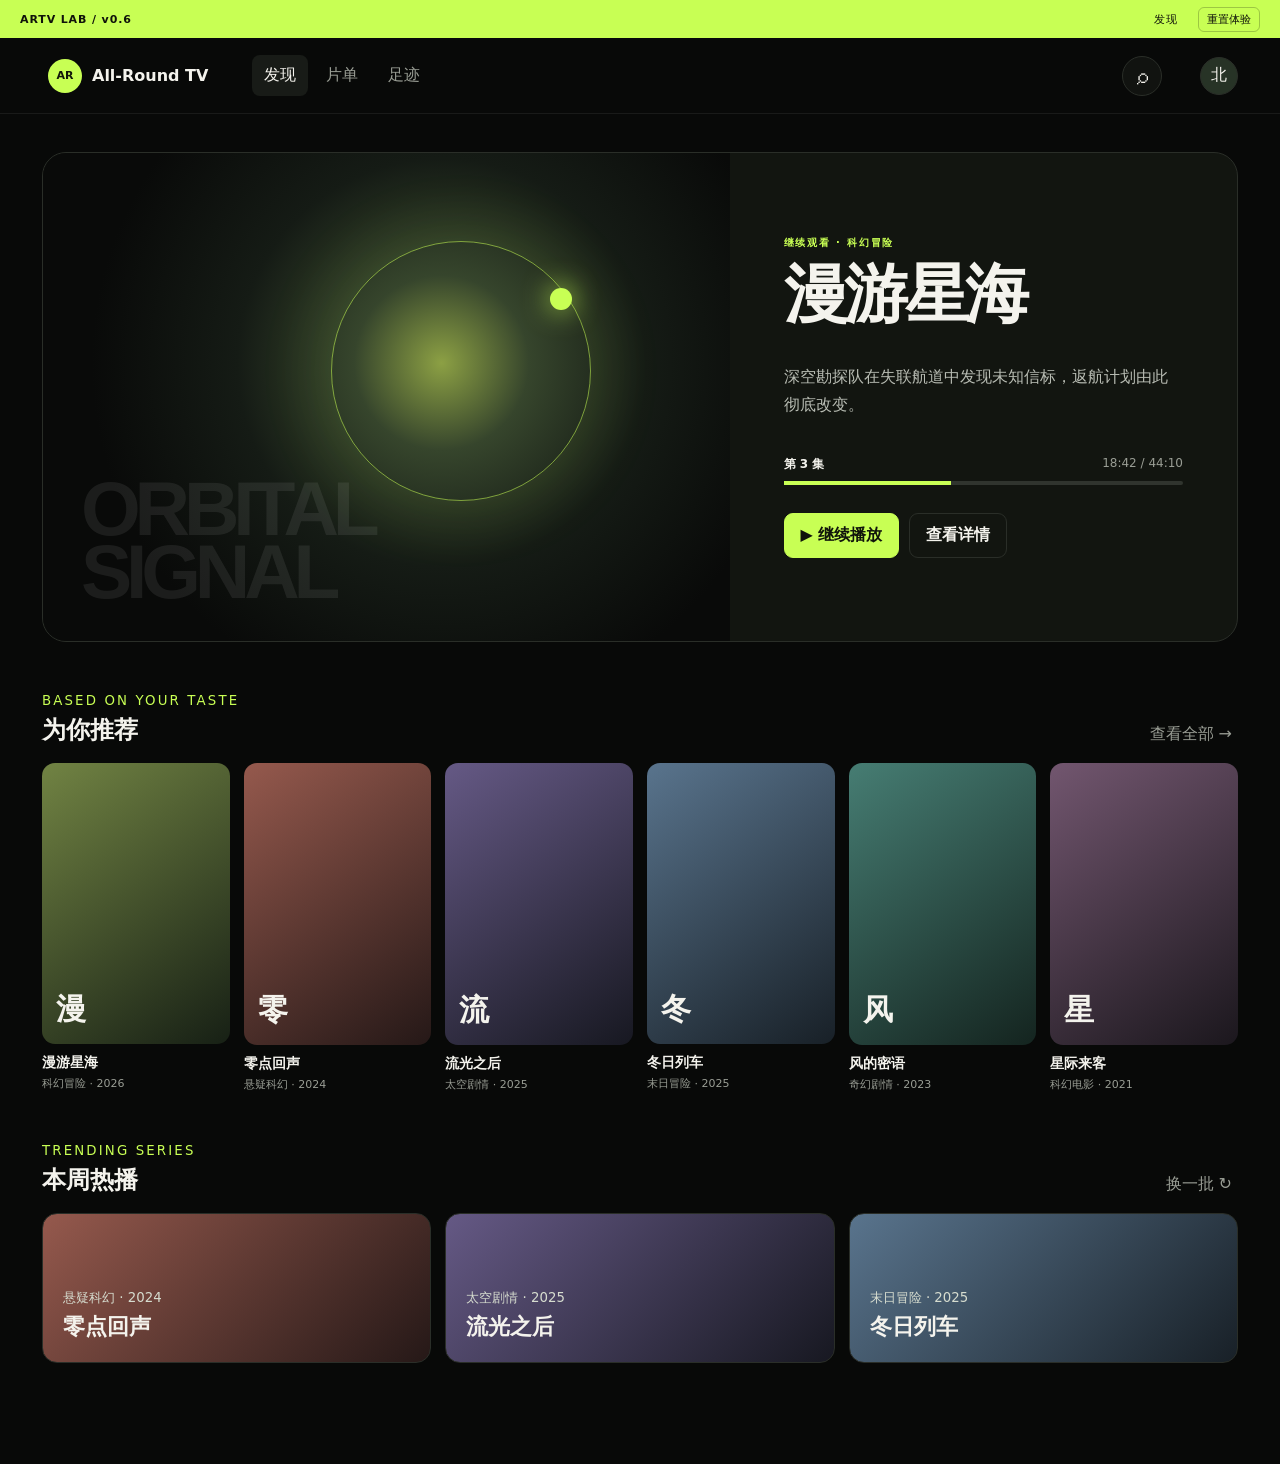
<file: docs/prototypes/interactive/v0.6/viewer-flow/index.html>
<!doctype html>
<html lang="zh-CN">
<head>
  <meta charset="UTF-8" />
  <meta name="viewport" content="width=device-width, initial-scale=1" />
  <title>All-Round-TV V2 · 原型 v0.4</title>
  <link rel="stylesheet" href="prototype.css" />
</head>
<body>
  <div class="lab-bar">
    <strong>ARTV LAB / v0.6</strong>
    <span id="labState">发现</span>
    <div class="lab-actions">
      <button id="demoAd" class="hidden" data-action="enter-ad">进入已标记广告段</button>
      <button id="demoError" class="hidden" data-action="fail-playback">触发播放异常</button>
      <button data-action="reset">重置体验</button>
    </div>
  </div>

  <div class="shell">
    <header class="topbar">
      <button class="logo" data-screen="home"><i>AR</i><span>All-Round TV</span></button>
      <nav>
        <button data-screen="home" class="active">发现</button>
        <button data-screen="favorites">片单</button>
        <button data-screen="history">足迹</button>
      </nav>
      <button class="search-icon" data-action="toggle-search" aria-label="打开搜索" aria-expanded="false">⌕</button>
      <button class="avatar">北</button>
    </header>
    <dialog class="quick-search" id="quickSearch" aria-labelledby="quickSearchTitle">
      <div class="quick-search-card">
        <div class="quick-search-heading"><div><span class="kicker">GLOBAL SEARCH</span><h2 id="quickSearchTitle">搜索影视内容</h2></div><button type="button" class="close-search" data-action="close-search" aria-label="关闭搜索">×</button></div>
        <form id="quickSearchForm">
          <span>⌕</span><input id="quickQuery" placeholder="搜索电影、剧集或演员" autocomplete="off" maxlength="100" />
          <button class="primary">搜索</button>
        </form>
        <div class="search-suggestions"><small>最近搜索</small><button type="button" data-search-value="漫游星海">漫游星海</button><button type="button" data-search-value="科幻冒险">科幻冒险</button><button type="button" data-search-value="2026 热播">2026 热播</button></div>
        <div class="search-tip"><span>/</span> 随时打开搜索 <i>·</i> <span>Esc</span> 关闭</div>
      </div>
    </dialog>

    <main>
      <section class="screen active" data-screen-id="home">
        <div class="home-hero">
          <div class="hero-art"><span>ORBITAL<br />SIGNAL</span><i></i></div>
          <div class="hero-info">
            <span class="kicker">继续观看 · 科幻冒险</span>
            <h1>漫游星海</h1>
            <p>深空勘探队在失联航道中发现未知信标，返航计划由此彻底改变。</p>
            <div class="progress-copy"><b>第 3 集</b><span>18:42 / 44:10</span></div>
            <div class="hero-progress"><i></i></div>
            <div class="actions"><button class="primary" data-action="resume-play">▶ 继续播放</button><button class="ghost" data-action="open-detail">查看详情</button></div>
          </div>
        </div>

        <div class="rail-title"><div><small>BASED ON YOUR TASTE</small><h2>为你推荐</h2></div><button>查看全部 →</button></div>
        <div class="poster-rail" id="homeGrid"></div>
        <div class="rail-title"><div><small>TRENDING SERIES</small><h2>本周热播</h2></div><button>换一批 ↻</button></div>
        <div class="wide-rail" id="wideGrid"></div>
      </section>

      <section class="screen" data-screen-id="search">
        <div class="search-heading"><span class="kicker">5 个来源已启用</span><h1>找到下一部想看的</h1></div>
        <form class="search-form" id="searchForm"><input id="query" value="漫游星海" maxlength="100" aria-label="搜索影视" /><button class="primary">搜索</button></form>
        <div class="filters"><button class="active">全部</button><button>电影</button><button>剧集</button><button>年份⌄</button><button>来源⌄</button></div>
        <div class="loading hidden" id="searchLoading"><i></i><span>正在聚合已启用来源</span></div>
        <div class="source-report hidden" id="sourceSummary"><div><b>6 个匹配结果</b><span>4 个来源成功 · 1 个超时</span></div><button data-action="toggle-sources">查看来源状态</button></div>
        <div class="source-details hidden" id="sourcePanel"><span>流光影视 <b>成功</b></span><span>白鲸资源 <b>成功</b></span><span>远山影视 <b class="warn">超时</b></span></div>
        <div class="search-grid hidden" id="searchResults"></div>
      </section>

      <section class="screen" data-screen-id="detail">
        <button class="back" data-screen="search">← 返回</button>
        <div class="detail-cover">
          <div class="detail-poster">M</div>
          <div class="detail-info"><span class="kicker">SERIES / 2026</span><h1>漫游星海</h1><p class="meta">科幻 · 冒险 · 中国 · 12 集</p><p>一支深空勘探队在失联航道中发现未知信标，并被迫重新理解回家的含义。</p><div class="actions"><button class="primary" data-action="play">▶ 从 18:42 继续</button><button class="ghost">＋ 加入片单</button></div></div>
          <div class="score"><small>综合评分</small><strong>8.7</strong><span>豆瓣 / TMDB</span></div>
        </div>
        <div class="chooser">
          <div class="episode-pane"><div class="pane-title"><h2>选择剧集</h2><button>正序 ⇅</button></div><div class="episodes" id="episodes"></div></div>
          <aside class="source-pane"><div class="pane-title"><h2>播放来源</h2><span>3 个可用</span></div><div id="sourceOptions"></div></aside>
        </div>
        <div class="play-dock"><div><small>当前播放组合</small><strong id="currentSelection">流光影视 · 第 3 集</strong></div><span>从 18:42 继续</span><button class="primary" data-action="play">开始播放 →</button></div>
      </section>

      <section class="screen watch-screen" data-screen-id="player">
        <div class="watch-head"><button class="back" data-screen="detail">← 返回详情</button><div><b>漫游星海</b><span id="playingMeta">第 3 集 · 流光影视</span></div><button class="ghost">选集</button></div>
        <div class="watch-layout">
          <div class="player-column">
            <div class="video-stage">
              <div class="space"><i></i><i></i><i></i></div>
              <div class="center-play" id="playbackReady"><button aria-label="播放">▶</button><span>正在播放 · 第 3 集</span></div>
              <div class="player-error hidden" id="playerError"><em>!</em><h2>当前来源无法继续播放</h2><p>媒体清单读取超时，已保留第 3 集 18:42 的进度。</p><div class="actions"><button class="ghost" data-action="retry">重试当前来源</button><button class="primary" data-action="choose-source">换一个来源</button></div><small>错误阶段：媒体清单 · DEMO-2048</small></div>
              <div class="connecting hidden" id="sessionLoading"><i></i><b>正在连接白鲸资源</b><span>第 3 集 · 从 18:42 继续</span></div>
              <div class="ad-skip hidden" id="adSkip"><div><small>检测到广告区段</small><b>00:16 后返回正片</b></div><button class="primary" data-action="skip-ad">跳过广告 →</button></div>
              <div class="undo-skip hidden" id="undoSkip"><span>已跳过 34 秒广告</span><button data-action="undo-skip">撤销并返回</button></div>
            </div>
            <div class="controls"><button>▶</button><span id="currentTime">18:42</span><div class="timeline"><i></i><em class="ad-marker" title="已确认广告区段"></em></div><span>44:10</span><button>1.0×</button><button>⛶</button></div>
            <div class="playback-tools">
              <div><button class="tool" id="markStart" data-action="mark-start">⚑ 标记广告开始</button><button class="tool hidden" id="markEnd" data-action="mark-end">■ 标记广告结束</button><span id="markHint">已登录用户可提交广告标记</span></div>
              <label class="auto-skip"><span><b>可信广告自动跳过</b><small>仅高置信度区段，可撤销</small></span><input id="autoSkip" type="checkbox" /><i></i></label>
            </div>
            <section class="player-episodes">
              <div class="player-episodes-head"><div><span class="kicker">EPISODES</span><h2>从配置来源选择剧集</h2></div><span id="episodeSourceStatus">流光影视 · 线路 1 · 12 集</span></div>
              <div class="player-source-tabs" id="playerSourceTabs">
                <button class="active" data-player-source="流光影视" data-line="线路 1" data-count="12">流光影视 <small>健康</small></button>
                <button data-player-source="白鲸资源" data-line="线路 2" data-count="10">白鲸资源 <small>健康</small></button>
                <button data-player-source="远山影视" data-line="线路 1" data-count="8">远山影视 <small>降级</small></button>
              </div>
              <div class="player-episode-grid" id="playerEpisodeGrid"></div>
              <p class="episode-note">切换来源或剧集会创建新的安全播放会话；系统会尝试沿用相同标准剧集的观看进度。</p>
            </section>
          </div>
          <aside class="related-pane">
            <div class="related-head"><span class="kicker">UP NEXT</span><h2>同类推荐</h2><p>根据“科幻 · 冒险”推荐</p></div>
            <div id="relatedList"></div>
            <button class="more-related">查看全部同类影视 →</button>
          </aside>
        </div>
      </section>

      <section class="screen empty" data-screen-id="favorites"><h1>我的片单</h1><p>本轮原型聚焦发现、播放、推荐与广告追踪。</p></section>
      <section class="screen empty" data-screen-id="history"><h1>观看足迹</h1><p>本轮原型聚焦发现、播放、推荐与广告追踪。</p></section>
    </main>
  </div>

  <dialog id="sourceDialog"><form method="dialog" class="dialog-card"><button class="x" value="cancel">×</button><span class="kicker">MANUAL SWITCH</span><h2>选择新的播放来源</h2><div class="resume-note"><span>保留进度</span><b>第 3 集 · 18:42</b></div><p>系统不会自动切换。确认后将创建新的安全播放会话。</p><label class="candidate selected"><input type="radio" name="source" checked /><span><b>白鲸资源</b><small>健康 · 精确匹配第 3 集</small></span><em>推荐</em></label><label class="candidate"><input type="radio" name="source" /><span><b>北辰影视</b><small>降级 · “第三话”需确认</small></span></label><div class="dialog-actions"><button class="ghost" value="cancel">取消</button><button class="primary" value="confirm" data-action="confirm-source">确认切换</button></div></form></dialog>

  <dialog id="markerDialog"><form method="dialog" class="dialog-card"><button class="x" value="cancel">×</button><span class="kicker">REGISTERED USER MARKER</span><h2>确认广告时间段</h2><div class="member-note"><i>北</i><span><b>已登录注册用户</b><small>标记将记录到你的账户并保留审计来源</small></span></div><p>标记只绑定当前来源、剧集和媒体版本。提交后先对你本人有效。</p><div class="time-range"><label>开始<input value="18:42" /></label><span>→</span><label>结束<input value="19:16" /></label><b>34 秒</b></div><label class="marker-type">区段类型<select><option>源内广告</option><option>疑似广告</option><option>片头（不作为广告）</option></select></label><div class="dialog-actions"><button class="ghost" value="cancel">取消</button><button class="primary" value="confirm" data-action="confirm-marker">保存到我的标记</button></div></form></dialog>

  <div class="toast hidden" id="toast" role="status"></div>
  <div class="sr-only" id="live" aria-live="polite"></div>
  <script src="prototype.js"></script>
</body>
</html>
</file>
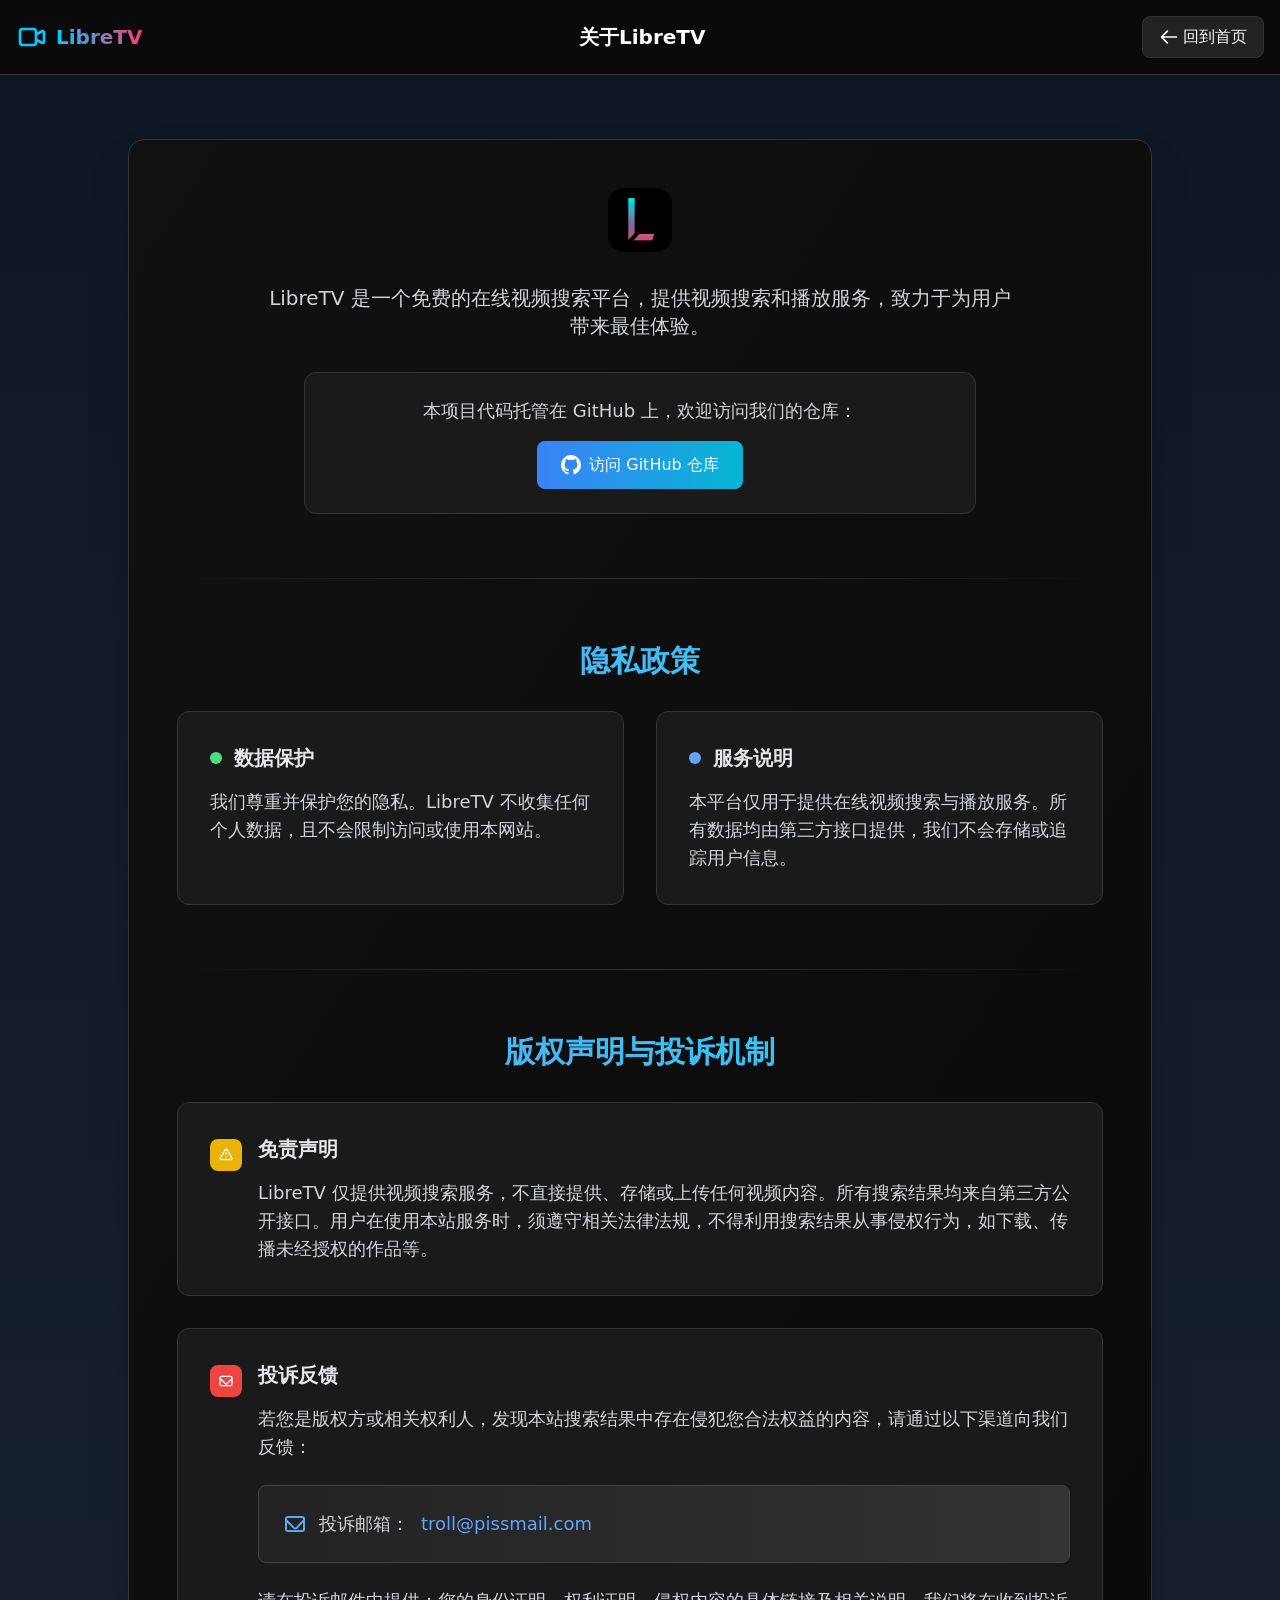
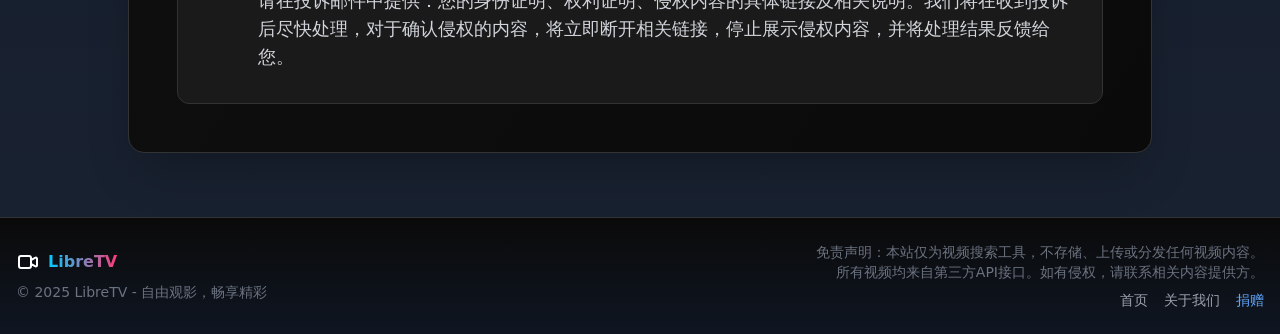
<file: legacy/v1/about.html>
<!DOCTYPE html>
<html lang="zh">
<head>
	<meta charset="UTF-8">
	<meta name="viewport" content="width=device-width, initial-scale=1.0">
	<title>关于我们 - LibreTV</title>
	<script src="libs/tailwindcss.min.js"></script>
	<link rel="stylesheet" href="css/styles.css">
	<link rel="manifest" href="manifest.json">
	
	<!-- Favicon -->
    <link rel="icon" href="image/logo.png">
    <link rel="apple-touch-icon" href="image/logo-black.png">
</head>
<body class="page-bg text-white flex flex-col min-h-screen">
	<header class="border-b border-[#333] bg-[#0a0a0a] p-4">
        <div class="container mx-auto flex items-center">
            <div class="flex items-center">
                <a href="/" class="flex items-center">
                    <svg class="w-8 h-8 mr-2 text-[#00ccff]" fill="none" stroke="currentColor" viewBox="0 0 24 24">
                        <path stroke-linecap="round" stroke-linejoin="round" stroke-width="2" d="M15 10l4.553-2.276A1 1 0 0121 8.618v6.764a1 1 0 01-1.447.894L15 14M5 18h8a2 2 0 002-2V8a2 2 0 00-2-2H5a2 2 0 00-2 2v8a2 2 0 002 2z"></path>
                    </svg>
                    <h1 class="text-xl font-bold gradient-text">LibreTV</h1>
                </a>
            </div>
            <div class="flex-1 text-center">
                <h2 class="text-xl font-semibold">关于LibreTV</h2>
            </div>
            <div class="flex items-center">
                <a href="/" class="px-4 py-2 bg-[#222] hover:bg-[#333] border border-[#333] rounded-lg transition-colors flex items-center">
                    <svg class="w-5 h-5 mr-1" viewBox="0 0 24 24" fill="#ffffff" xmlns="http://www.w3.org/2000/svg">
                        <path d="M10 19l-7-7m0 0l7-7m-7 7h18" stroke="currentColor" stroke-width="2" stroke-linecap="round" stroke-linejoin="round"/>
                    </svg>
                    回到首页
                </a>
            </div>
        </div>
    </header>	<main class="flex-grow container mx-auto px-4 sm:px-6 py-8 sm:py-16">
		<div class="max-w-5xl mx-auto">
			<!-- 主要内容区域 -->
			<div class="bg-gradient-to-br from-[#111] to-[#0a0a0a] border border-[#333] rounded-xl sm:rounded-2xl p-4 sm:p-8 lg:p-12 shadow-2xl">
				<!-- 项目介绍 -->				
				 <div class="text-center mb-8 sm:mb-16">
					<div class="inline-flex items-center justify-center w-12 h-12 sm:w-16 sm:h-16 rounded-xl sm:rounded-2xl mb-6 sm:mb-8">
						<img src="image/logo-black.png" alt="LibreTV Logo" class="w-12 h-12 sm:w-16 sm:h-16 rounded-xl sm:rounded-2xl">
					</div>
					
					<p class="text-gray-300 text-lg sm:text-xl mb-6 sm:mb-8 leading-relaxed max-w-3xl mx-auto px-2">
						LibreTV 是一个免费的在线视频搜索平台，提供视频搜索和播放服务，致力于为用户带来最佳体验。
					</p>
					<div class="bg-[#1a1a1a] border border-[#333] rounded-lg sm:rounded-xl p-4 sm:p-6 max-w-2xl mx-auto">
						<p class="text-gray-300 text-base sm:text-lg mb-4 px-1">
							本项目代码托管在 GitHub 上，欢迎访问我们的仓库：
						</p>
						<a href="https://github.com/LibreSpark/LibreTV" class="inline-flex items-center px-4 sm:px-6 py-2 sm:py-3 bg-gradient-to-r from-blue-500 to-cyan-500 hover:from-blue-600 hover:to-cyan-600 text-white text-sm sm:text-base font-medium rounded-lg transition-all duration-300 transform hover:scale-105" target="_blank" rel="noopener">
							<svg class="w-4 h-4 sm:w-5 sm:h-5 mr-2" fill="currentColor" viewBox="0 0 24 24">
								<path d="M12 0c-6.626 0-12 5.373-12 12 0 5.302 3.438 9.8 8.207 11.387.599.111.793-.261.793-.577v-2.234c-3.338.726-4.033-1.416-4.033-1.416-.546-1.387-1.333-1.756-1.333-1.756-1.089-.745.083-.729.083-.729 1.205.084 1.839 1.237 1.839 1.237 1.07 1.834 2.807 1.304 3.492.997.107-.775.418-1.305.762-1.604-2.665-.305-5.467-1.334-5.467-5.931 0-1.311.469-2.381 1.236-3.221-.124-.303-.535-1.524.117-3.176 0 0 1.008-.322 3.301 1.23.957-.266 1.983-.399 3.003-.404 1.02.005 2.047.138 3.006.404 2.291-1.552 3.297-1.23 3.297-1.23.653 1.653.242 2.874.118 3.176.77.84 1.235 1.911 1.235 3.221 0 4.609-2.807 5.624-5.479 5.921.43.372.823 1.102.823 2.222v3.293c0 .319.192.694.801.576 4.765-1.589 8.199-6.086 8.199-11.386 0-6.627-5.373-12-12-12z"/>
							</svg>
							<span class="break-words">访问 GitHub 仓库</span>
						</a>
					</div>
				</div>				<!-- 分割线 -->
				<div class="w-full h-px bg-gradient-to-r from-transparent via-[#333] to-transparent mb-8 sm:mb-16"></div>

				<!-- 隐私政策 -->
				<div class="mb-8 sm:mb-16">
					<h2 class="text-2xl sm:text-3xl font-bold mb-6 sm:mb-8 text-center bg-gradient-to-r from-blue-400 to-cyan-400 bg-clip-text text-transparent">隐私政策</h2>
					<div class="grid grid-cols-1 md:grid-cols-2 gap-4 sm:gap-8">
						<div class="bg-[#1a1a1a] border border-[#333] rounded-xl p-4 sm:p-8">
							<div class="flex items-center mb-3 sm:mb-4">
								<div class="w-3 h-3 bg-green-400 rounded-full mr-3"></div>
								<h3 class="text-lg sm:text-xl font-semibold text-gray-200">数据保护</h3>
							</div>
							<p class="text-gray-300 text-base sm:text-lg leading-relaxed">
								我们尊重并保护您的隐私。LibreTV 不收集任何个人数据，且不会限制访问或使用本网站。
							</p>
						</div>
						<div class="bg-[#1a1a1a] border border-[#333] rounded-xl p-4 sm:p-8">
							<div class="flex items-center mb-3 sm:mb-4">
								<div class="w-3 h-3 bg-blue-400 rounded-full mr-3"></div>
								<h3 class="text-lg sm:text-xl font-semibold text-gray-200">服务说明</h3>
							</div>
							<p class="text-gray-300 text-base sm:text-lg leading-relaxed">
								本平台仅用于提供在线视频搜索与播放服务。所有数据均由第三方接口提供，我们不会存储或追踪用户信息。
							</p>
						</div>
					</div>
				</div>

				<!-- 分割线 -->
				<div class="w-full h-px bg-gradient-to-r from-transparent via-[#333] to-transparent mb-8 sm:mb-16"></div>				<!-- 版权声明与投诉机制 -->
				<div>
					<h2 class="text-2xl sm:text-3xl font-bold mb-6 sm:mb-8 text-center bg-gradient-to-r from-blue-400 to-cyan-400 bg-clip-text text-transparent">版权声明与投诉机制</h2>
					<div class="space-y-6 sm:space-y-8">
						<div class="bg-[#1a1a1a] border border-[#333] rounded-xl p-4 sm:p-8">
							<div class="flex items-start">
								<div class="flex-shrink-0 w-8 h-8 bg-yellow-500 rounded-lg flex items-center justify-center mr-3 sm:mr-4 mt-1">
									<svg class="w-4 h-4 text-white" fill="none" stroke="currentColor" viewBox="0 0 24 24">
										<path stroke-linecap="round" stroke-linejoin="round" stroke-width="2" d="M12 9v2m0 4h.01m-6.938 4h13.856c1.54 0 2.502-1.667 1.732-2.5L13.732 4c-.77-.833-1.964-.833-2.732 0L3.732 16.5c-.77.833.192 2.5 1.732 2.5z"></path>
									</svg>
								</div>
								<div>
									<h3 class="text-lg sm:text-xl font-semibold text-gray-200 mb-3 sm:mb-4">免责声明</h3>
									<p class="text-gray-300 text-base sm:text-lg leading-relaxed">
										LibreTV 仅提供视频搜索服务，不直接提供、存储或上传任何视频内容。所有搜索结果均来自第三方公开接口。用户在使用本站服务时，须遵守相关法律法规，不得利用搜索结果从事侵权行为，如下载、传播未经授权的作品等。
									</p>
								</div>
							</div>
						</div>
						
						<div class="bg-[#1a1a1a] border border-[#333] rounded-xl p-4 sm:p-8">
							<div class="flex items-start">
								<div class="flex-shrink-0 w-8 h-8 bg-red-500 rounded-lg flex items-center justify-center mr-3 sm:mr-4 mt-1">
									<svg class="w-4 h-4 text-white" fill="none" stroke="currentColor" viewBox="0 0 24 24">
										<path stroke-linecap="round" stroke-linejoin="round" stroke-width="2" d="M3 8l7.89 7.89a2 2 0 002.83 0L21 8M5 19h14a2 2 0 002-2V7a2 2 0 00-2-2H5a2 2 0 00-2 2v10a2 2 0 002 2z"></path>
									</svg>
								</div>
								<div class="flex-1">
									<h3 class="text-lg sm:text-xl font-semibold text-gray-200 mb-3 sm:mb-4">投诉反馈</h3>
									<p class="text-gray-300 text-base sm:text-lg mb-4 sm:mb-6 leading-relaxed">
										若您是版权方或相关权利人，发现本站搜索结果中存在侵犯您合法权益的内容，请通过以下渠道向我们反馈：
									</p>
									<div class="bg-gradient-to-r from-[#222] to-[#333] border border-[#444] rounded-lg p-4 sm:p-6 mb-4 sm:mb-6">
										<div class="flex items-center flex-wrap">
											<svg class="w-5 h-5 sm:w-6 sm:h-6 text-blue-400 mr-2 sm:mr-3 flex-shrink-0" fill="none" stroke="currentColor" viewBox="0 0 24 24">
												<path stroke-linecap="round" stroke-linejoin="round" stroke-width="2" d="M3 8l7.89 7.89a2 2 0 002.83 0L21 8M5 19h14a2 2 0 002-2V7a2 2 0 00-2-2H5a2 2 0 00-2 2v10a2 2 0 002 2z"></path>
											</svg>
											<span class="text-gray-300 text-base sm:text-lg font-medium mr-2 sm:mr-3">投诉邮箱：</span>
											<a href="mailto:troll@pissmail.com" class="text-blue-400 hover:text-blue-300 transition-colors text-base sm:text-lg font-medium break-all">troll@pissmail.com</a>
										</div>
									</div>
									<p class="text-gray-300 text-base sm:text-lg leading-relaxed">
										请在投诉邮件中提供：您的身份证明、权利证明、侵权内容的具体链接及相关说明。我们将在收到投诉后尽快处理，对于确认侵权的内容，将立即断开相关链接，停止展示侵权内容，并将处理结果反馈给您。
									</p>
								</div>
							</div>
						</div>
					</div>
				</div>
			</div>
		</div>
	</main>
	<footer class="footer py-6 border-t border-[#333] bg-[#0a0a0a]">
        <div class="container mx-auto px-4">
            <div class="flex flex-col md:flex-row justify-between items-center">
                <div class="mb-4 md:mb-0">
                    <div class="flex items-center justify-center md:justify-start">
                        <svg class="w-6 h-6 mr-2" fill="none" stroke="currentColor" viewBox="0 0 24 24">
                            <path stroke-linecap="round" stroke-linejoin="round" stroke-width="2" d="M15 10l4.553-2.276A1 1 0 0121 8.618v6.764a1 1 0 01-1.447.894L15 14M5 18h8a2 2 0 002-2V8a2 2 0 00-2-2H5a2 2 0 00-2 2v8a2 2 0 002 2z"></path>
                        </svg>
                        <span class="gradient-text font-bold">LibreTV</span>
                    </div>
                    <p class="text-gray-500 text-sm mt-2 text-center md:text-left">© 2025 LibreTV - 自由观影，畅享精彩</p>
                </div>
                
                <div class="text-center md:text-right">
                    <p class="text-gray-500 text-sm max-w-md">
                        免责声明：本站仅为视频搜索工具，不存储、上传或分发任何视频内容。
                        所有视频均来自第三方API接口。如有侵权，请联系相关内容提供方。
                    </p>
                    <div class="mt-2 flex justify-center md:justify-end space-x-4">
                        <a href="/" class="text-gray-400 hover:text-white text-sm transition-colors">首页</a>
                        <a href="about.html" class="text-gray-400 hover:text-white text-sm transition-colors">关于我们</a>
                        <a href="https://www.msf.hk/zh-hant/donate/general?type=one-off" target="_blank" rel="noopener" class="text-blue-400 hover:text-blue-300 text-sm transition-colors">捐赠</a>
                    </div>
                </div>
            </div>
        </div>
    </footer>
</body>
</html>
</file>
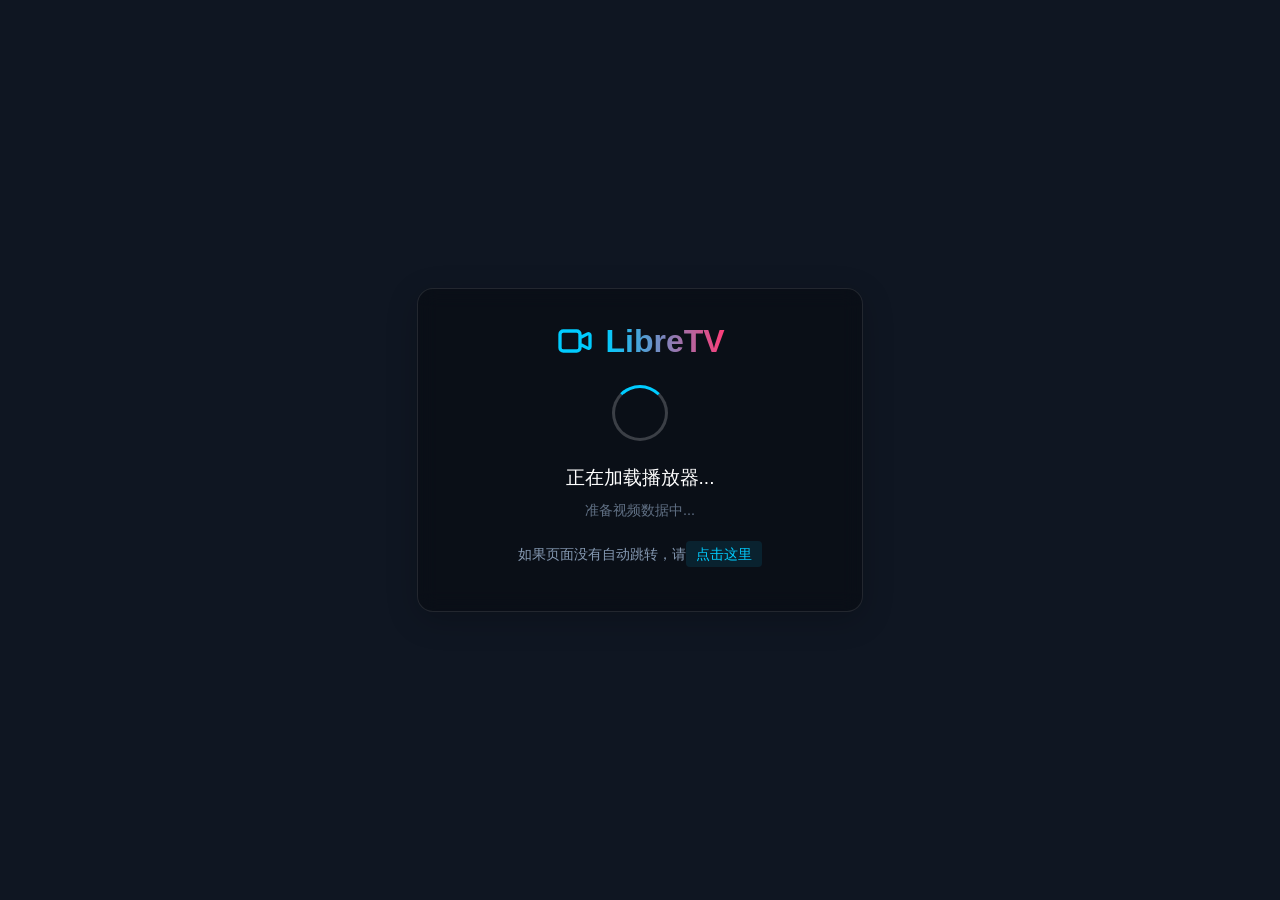
<file: legacy/v1/watch.html>
<!DOCTYPE html>
<html lang="zh">
<head>
    <meta charset="UTF-8">
    <meta name="viewport" content="width=device-width, initial-scale=1.0">
    <meta http-equiv="refresh" content="3; url=player.html">
    <title>正在跳转到播放器...</title>
    <link rel="manifest" href="manifest.json">
    <link rel="stylesheet" href="css/watch.css">
    <script src="js/watch.js"></script>
</head>
<body>
    <div class="redirect-container">
        <div class="logo-container">
            <svg class="logo-icon" fill="none" stroke="currentColor" viewBox="0 0 24 24">
                <path stroke-linecap="round" stroke-linejoin="round" stroke-width="2" d="M15 10l4.553-2.276A1 1 0 0121 8.618v6.764a1 1 0 01-1.447.894L15 14M5 18h8a2 2 0 002-2V8a2 2 0 00-2-2H5a2 2 0 00-2 2v8a2 2 0 002 2z"></path>
            </svg>
            <h1 class="logo-text">LibreTV</h1>
        </div>
        <div class="loading-animation"></div>
        <div class="redirect-message">正在加载播放器...</div>
        <div id="redirect-status">准备视频数据中，请稍候...</div>
        <p class="redirect-hint">如果页面没有自动跳转，请<a href="player.html" id="manual-redirect">点击这里</a></p>
    </div>
</body>
</html>
</file>
<file: docs/prototypes/interactive/v0.2/viewer-flow/prototype.css>
:root{color-scheme:dark;--bg:#090b10;--surface:#11151d;--surface2:#171c26;--line:#262c38;--text:#f5f7fb;--muted:#98a2b3;--accent:#d6ff3f;--accentText:#111507;--warning:#ffbb55;--danger:#ff6b6b;font-family:Inter,"Microsoft YaHei",system-ui,sans-serif}*{box-sizing:border-box}body{margin:0;background:radial-gradient(circle at 90% 0,#202939 0,transparent 34%),var(--bg);color:var(--text);min-height:100vh}button,input{font:inherit}.prototype-bar{height:36px;padding:0 max(20px,calc((100vw - 1340px)/2));display:flex;align-items:center;gap:20px;background:var(--accent);color:var(--accentText);font-size:12px;font-weight:750;letter-spacing:.04em}.prototype-bar span:nth-child(2){margin-left:auto}.text-button{border:0;background:none;color:var(--muted);cursor:pointer}.prototype-bar .text-button{color:var(--accentText);font-size:12px}.app-shell{max-width:1440px;margin:auto;min-height:calc(100vh - 36px)}.app-header{height:72px;display:flex;align-items:center;padding:0 48px;border-bottom:1px solid rgba(255,255,255,.07);position:relative;z-index:3}.brand{display:flex;align-items:center;gap:10px;border:0;background:none;color:var(--text);font-weight:800;cursor:pointer}.brand-mark{width:30px;height:30px;border-radius:9px;background:var(--accent);color:var(--accentText);display:grid;place-items:center}.desktop-nav{display:flex;gap:8px;margin-left:60px}.desktop-nav button{border:0;background:none;color:var(--muted);padding:10px 14px;border-radius:9px;cursor:pointer}.desktop-nav button.active,.desktop-nav button:hover{background:var(--surface2);color:var(--text)}.header-actions{margin-left:auto;display:flex;gap:12px}.icon-button,.avatar{width:38px;height:38px;border-radius:50%;border:1px solid var(--line);background:var(--surface);color:var(--text);cursor:pointer}.avatar{background:#273044}.screen{display:none;padding:44px 48px 90px}.screen.active{display:block}.hero{height:410px;border-radius:28px;display:flex;align-items:flex-end;padding:48px;background:linear-gradient(90deg,rgba(8,10,15,.94) 0,rgba(8,10,15,.55) 44%,rgba(8,10,15,.08)),radial-gradient(circle at 75% 30%,#6b5eff 0,#273a6c 20%,#121620 55%);overflow:hidden;position:relative}.hero:after{content:"";position:absolute;width:280px;height:280px;border:1px solid rgba(214,255,63,.45);border-radius:50%;right:13%;top:14%;box-shadow:0 0 60px rgba(214,255,63,.12)}.hero-copy{position:relative;z-index:1;max-width:550px}.eyebrow{color:var(--accent);font-size:11px;font-weight:800;letter-spacing:.18em}.hero h1,.page-title h1,.detail-copy h1{font-size:52px;line-height:1;margin:10px 0 16px;letter-spacing:-.04em}.hero p,.description,.meta{color:#c0c7d2}.button-row{display:flex;gap:12px;margin-top:24px}.primary,.secondary{border-radius:11px;padding:11px 17px;border:1px solid transparent;font-weight:700;cursor:pointer}.primary{background:var(--accent);color:var(--accentText)}.secondary{background:var(--surface2);border-color:var(--line);color:var(--text)}.section-heading{display:flex;justify-content:space-between;align-items:end;margin:42px 0 18px}.section-heading h2{margin:6px 0 0;font-size:24px}.section-heading.compact{margin:0 0 18px}.media-grid{display:grid;grid-template-columns:repeat(5,minmax(0,1fr));gap:18px}.media-card{border:0;background:none;color:var(--text);text-align:left;padding:0;cursor:pointer}.poster{aspect-ratio:2/3;border-radius:16px;background:linear-gradient(145deg,var(--poster1),var(--poster2));display:flex;align-items:flex-end;padding:16px;font-size:34px;font-weight:900;box-shadow:inset 0 0 0 1px rgba(255,255,255,.08);transition:.2s transform}.media-card:hover .poster,.media-card:focus .poster{transform:translateY(-5px)}.media-card h3{margin:11px 0 5px;font-size:15px}.media-card p{color:var(--muted);font-size:12px;margin:0}.page-title{margin-bottom:28px}.search-box{display:flex;gap:10px;max-width:850px}.search-box input{flex:1;padding:17px 20px;border-radius:13px;border:1px solid var(--line);background:var(--surface);color:var(--text);outline:none}.search-box input:focus{border-color:var(--accent);box-shadow:0 0 0 3px rgba(214,255,63,.1)}.filter-row{display:flex;gap:9px;margin:16px 0 30px}.chip{border:1px solid var(--line);background:var(--surface);color:var(--muted);border-radius:99px;padding:8px 13px}.chip.active{color:var(--accent);border-color:#627426}.source-summary,.source-panel{border:1px solid var(--line);background:var(--surface);border-radius:14px;padding:15px 18px;margin-bottom:16px}.source-summary{display:flex;justify-content:space-between}.source-summary div{display:flex;gap:12px}.source-summary span,.source-panel{color:var(--muted);font-size:13px}.source-panel{display:flex;gap:20px}.warning{color:var(--warning)!important}.loading{min-height:260px;display:flex;align-items:center;justify-content:center;gap:7px;color:var(--muted)}.loading i{width:7px;height:7px;background:var(--accent);border-radius:50%;animation:pulse 1s infinite alternate}.loading i:nth-child(2){animation-delay:.2s}.loading i:nth-child(3){animation-delay:.4s}.loading span{margin-left:10px}@keyframes pulse{to{opacity:.2;transform:translateY(-5px)}}.back-button{border:0;background:none;color:var(--muted);padding:0;cursor:pointer;margin-bottom:28px}.detail-hero{display:grid;grid-template-columns:210px 1fr;gap:38px;align-items:end}.poster-featured{--poster1:#6246b4;--poster2:#172740;width:210px}.detail-copy{padding-bottom:8px}.description{max-width:680px;line-height:1.8}.detail-layout{display:grid;grid-template-columns:1fr 280px;gap:34px;margin-top:46px}.episodes{display:grid;grid-template-columns:repeat(6,1fr);gap:10px}.episode{padding:13px;border-radius:10px;border:1px solid var(--line);background:var(--surface);color:var(--muted)}.episode.active{border-color:var(--accent);color:var(--accent)}.episode.watched:after{content:" · 已看";font-size:10px}.source-card{border:1px solid var(--line);border-radius:16px;background:var(--surface);padding:20px}.source-card h3{margin:14px 0 6px}.source-card p{color:var(--muted);font-size:12px;line-height:1.6}.status{font-size:11px;padding:5px 8px;border-radius:99px}.healthy{background:#1d392b;color:#63df9b}.full{width:100%}.player-screen{padding:0;background:#030407;min-height:calc(100vh - 108px)}.player-topbar{height:68px;display:flex;align-items:center;padding:0 26px;gap:20px}.player-topbar div{display:flex;flex-direction:column}.player-topbar span{color:var(--muted);font-size:11px}.player-topbar .text-button{margin-left:auto}.light{color:#ddd;margin:0}.video-stage{height:min(66vw,700px);max-height:calc(100vh - 236px);min-height:420px;background:#05070a;position:relative;display:grid;place-items:center;overflow:hidden}.space-art{position:absolute;inset:0;background:radial-gradient(circle at 65% 40%,#5265a5 0,#171d35 16%,#080a12 50%,#030407 75%)}.space-art i{position:absolute;width:4px;height:4px;background:white;border-radius:50%;box-shadow:80px 30px white,140px 110px #93a8ff,300px 50px white,480px 180px white,690px 80px #d6ff3f,850px 220px white}.space-art i:nth-child(2){left:45%;top:30%;transform:scale(.7)}.space-art i:nth-child(3){left:20%;top:65%;transform:scale(.5)}.simulate-error{position:relative;border:1px dashed rgba(255,255,255,.3);background:rgba(0,0,0,.45);color:#ccc;padding:10px 14px;border-radius:9px;cursor:pointer}.player-error{position:relative;z-index:2;max-width:560px;text-align:center;background:rgba(7,9,13,.9);border:1px solid var(--line);border-radius:18px;padding:34px;backdrop-filter:blur(18px)}.player-error p,.player-error small{color:var(--muted);line-height:1.6}.error-icon{display:inline-grid;place-items:center;width:42px;height:42px;background:#432126;color:#ff8d8d;border-radius:50%;font-weight:900}.centered{justify-content:center}.light-border{background:transparent}.player-controls{display:flex;align-items:center;gap:14px;height:62px;padding:0 24px}.player-controls button{border:0;background:none;color:white}.progress{height:5px;background:#2b3038;flex:1;border-radius:5px}.progress i{display:block;width:42%;height:100%;background:var(--accent)}dialog{border:1px solid var(--line);border-radius:20px;background:transparent;color:var(--text);padding:0;width:min(540px,calc(100vw - 32px))}dialog::backdrop{background:rgba(0,0,0,.7);backdrop-filter:blur(4px)}.modal-card{background:var(--surface);padding:25px}.modal-heading{display:flex;justify-content:space-between}.modal-heading h2{margin:6px 0}.close{border:0;background:none;color:var(--muted);font-size:28px}.modal-card>p{color:var(--muted);line-height:1.6}.candidate{display:flex;align-items:center;gap:12px;border:1px solid var(--line);border-radius:13px;padding:14px;margin-top:10px;cursor:pointer}.candidate.selected{border-color:var(--accent)}.candidate span{display:flex;flex-direction:column;gap:4px}.candidate small{color:var(--muted)}.candidate b{margin-left:auto;color:var(--accent);font-size:11px}.modal-actions{display:flex;justify-content:flex-end;gap:10px;margin-top:24px}.toast{position:fixed;bottom:30px;left:50%;transform:translateX(-50%);background:var(--accent);color:var(--accentText);padding:12px 18px;border-radius:10px;font-weight:700;z-index:9}.hidden{display:none!important}.placeholder-screen{min-height:60vh;place-items:center;text-align:center}.placeholder-screen.active{display:grid}.placeholder-screen p{color:var(--muted)}.mobile-nav{display:none}.sr-only{position:absolute;width:1px;height:1px;overflow:hidden;clip:rect(0,0,0,0)}
@media(max-width:800px){.prototype-bar{padding:0 12px}.prototype-bar span:nth-child(2){display:none}.app-header{height:60px;padding:0 18px}.desktop-nav{display:none}.brand span:last-child{display:none}.screen{padding:28px 18px 90px}.hero{height:420px;padding:28px 24px}.hero h1,.page-title h1,.detail-copy h1{font-size:38px}.hero:after{right:-18%;top:8%}.media-grid{grid-template-columns:repeat(2,minmax(0,1fr));gap:14px}.section-heading{margin-top:34px}.search-box input{min-width:0}.source-summary div{flex-direction:column;gap:4px}.source-panel{flex-direction:column;gap:8px}.detail-hero{grid-template-columns:100px 1fr;gap:18px;align-items:start}.poster-featured{width:100px}.detail-copy .description{grid-column:1/-1}.detail-layout{grid-template-columns:1fr}.episodes{grid-template-columns:repeat(4,1fr)}.source-card{grid-row:1}.player-screen{min-height:calc(100vh - 96px)}.video-stage{height:calc(100vh - 220px);min-height:420px}.player-error{margin:16px;padding:26px 20px}.player-error .button-row{flex-direction:column}.player-controls{padding:0 12px;font-size:12px}.mobile-nav{display:flex;position:fixed;bottom:0;left:0;right:0;height:68px;background:rgba(12,15,21,.96);border-top:1px solid var(--line);z-index:6;justify-content:space-around}.mobile-nav button{border:0;background:none;color:var(--muted);display:flex;flex-direction:column;align-items:center;justify-content:center;gap:3px;font-size:17px}.mobile-nav span{font-size:10px}.mobile-nav button.active{color:var(--accent)}body:has(.player-screen.active) .app-header,body:has(.player-screen.active) .mobile-nav{display:none}.player-topbar{padding:0 15px}.poster{border-radius:12px}}

/* v0.2 交互层级 */
.prototype-bar{min-height:40px;height:auto;padding-top:6px;padding-bottom:6px}.prototype-steps{display:flex;align-items:center;gap:7px;margin-left:auto}.prototype-steps span{opacity:.42}.prototype-steps span.active{opacity:1}.prototype-steps i{width:16px;height:1px;background:rgba(0,0,0,.28)}.demo-control{padding:5px 9px!important;border:1px solid rgba(0,0,0,.26)!important;border-radius:7px!important}.selection-summary{display:flex;justify-content:space-between;align-items:center;padding:13px 15px;margin-bottom:22px;border-radius:12px;background:rgba(214,255,63,.08);border:1px solid rgba(214,255,63,.22)}.selection-summary span{color:var(--muted);font-size:12px}.source-card{display:flex;flex-direction:column;gap:9px}.source-card .section-heading{width:100%}.source-option{width:100%;display:flex;align-items:center;gap:10px;padding:12px;border:1px solid var(--line);border-radius:11px;background:#0d1118;color:var(--text);text-align:left;cursor:pointer}.source-option.selected{border-color:var(--accent);box-shadow:0 0 0 2px rgba(214,255,63,.08)}.source-option span{display:flex;flex-direction:column;gap:4px}.source-option small{color:var(--muted)}.source-option em{margin-left:auto;font-style:normal}.degraded{background:#41331e;color:var(--warning)}.sticky-play{position:sticky;bottom:18px;z-index:4;margin:34px auto 0;max-width:760px;padding:13px 14px 13px 18px;border:1px solid var(--line);border-radius:15px;background:rgba(17,21,29,.94);backdrop-filter:blur(18px);display:flex;align-items:center;justify-content:space-between;box-shadow:0 18px 60px rgba(0,0,0,.34)}.sticky-play span{display:flex;flex-direction:column;gap:3px}.sticky-play small{color:var(--muted)}.playback-ready{position:relative;display:flex;flex-direction:column;align-items:center;gap:12px;color:var(--muted)}.playback-ready>span{width:72px;height:72px;display:grid;place-items:center;padding-left:5px;border-radius:50%;background:rgba(255,255,255,.12);color:white;font-size:24px}.session-loading{position:relative;z-index:3;display:flex;flex-direction:column;align-items:center;gap:8px;background:rgba(7,9,13,.88);border:1px solid var(--line);padding:28px 40px;border-radius:16px}.session-loading i{width:30px;height:30px;border:3px solid #38402d;border-top-color:var(--accent);border-radius:50%;animation:spin .8s linear infinite}.session-loading span{color:var(--muted);font-size:12px}@keyframes spin{to{transform:rotate(360deg)}}.resume-banner{display:flex;justify-content:space-between;padding:12px 14px;border-radius:10px;background:rgba(214,255,63,.08);color:var(--accent);font-size:13px}.toast{min-width:270px;text-align:center}
@media(max-width:800px){.prototype-bar{gap:8px;padding:6px 10px}.prototype-steps{display:none}.prototype-bar>span:first-child{font-size:10px}.prototype-bar #flowStep{display:none}.demo-control{margin-left:auto}.selection-summary{align-items:flex-start;flex-direction:column;gap:5px}.detail-layout{display:flex;flex-direction:column}.source-card{order:-1}.sticky-play{bottom:78px;margin-left:-5px;margin-right:-5px}.sticky-play strong{font-size:13px}.playback-ready small{max-width:240px;text-align:center}.modal-actions{flex-direction:column-reverse}.modal-actions button{width:100%}}
</file>
<file: docs/prototypes/interactive/v0.3/viewer-flow/prototype.css>
:root{color-scheme:dark;--bg:#090b10;--surface:#11151d;--surface2:#171c26;--line:#262c38;--text:#f5f7fb;--muted:#98a2b3;--accent:#d6ff3f;--accentText:#111507;--warning:#ffbb55;--danger:#ff6b6b;font-family:Inter,"Microsoft YaHei",system-ui,sans-serif}*{box-sizing:border-box}body{margin:0;background:radial-gradient(circle at 90% 0,#202939 0,transparent 34%),var(--bg);color:var(--text);min-height:100vh}button,input{font:inherit}.prototype-bar{height:36px;padding:0 max(20px,calc((100vw - 1340px)/2));display:flex;align-items:center;gap:20px;background:var(--accent);color:var(--accentText);font-size:12px;font-weight:750;letter-spacing:.04em}.prototype-bar span:nth-child(2){margin-left:auto}.text-button{border:0;background:none;color:var(--muted);cursor:pointer}.prototype-bar .text-button{color:var(--accentText);font-size:12px}.app-shell{max-width:1440px;margin:auto;min-height:calc(100vh - 36px)}.app-header{height:72px;display:flex;align-items:center;padding:0 48px;border-bottom:1px solid rgba(255,255,255,.07);position:relative;z-index:3}.brand{display:flex;align-items:center;gap:10px;border:0;background:none;color:var(--text);font-weight:800;cursor:pointer}.brand-mark{width:30px;height:30px;border-radius:9px;background:var(--accent);color:var(--accentText);display:grid;place-items:center}.desktop-nav{display:flex;gap:8px;margin-left:60px}.desktop-nav button{border:0;background:none;color:var(--muted);padding:10px 14px;border-radius:9px;cursor:pointer}.desktop-nav button.active,.desktop-nav button:hover{background:var(--surface2);color:var(--text)}.header-actions{margin-left:auto;display:flex;gap:12px}.icon-button,.avatar{width:38px;height:38px;border-radius:50%;border:1px solid var(--line);background:var(--surface);color:var(--text);cursor:pointer}.avatar{background:#273044}.screen{display:none;padding:44px 48px 90px}.screen.active{display:block}.hero{height:410px;border-radius:28px;display:flex;align-items:flex-end;padding:48px;background:linear-gradient(90deg,rgba(8,10,15,.94) 0,rgba(8,10,15,.55) 44%,rgba(8,10,15,.08)),radial-gradient(circle at 75% 30%,#6b5eff 0,#273a6c 20%,#121620 55%);overflow:hidden;position:relative}.hero:after{content:"";position:absolute;width:280px;height:280px;border:1px solid rgba(214,255,63,.45);border-radius:50%;right:13%;top:14%;box-shadow:0 0 60px rgba(214,255,63,.12)}.hero-copy{position:relative;z-index:1;max-width:550px}.eyebrow{color:var(--accent);font-size:11px;font-weight:800;letter-spacing:.18em}.hero h1,.page-title h1,.detail-copy h1{font-size:52px;line-height:1;margin:10px 0 16px;letter-spacing:-.04em}.hero p,.description,.meta{color:#c0c7d2}.button-row{display:flex;gap:12px;margin-top:24px}.primary,.secondary{border-radius:11px;padding:11px 17px;border:1px solid transparent;font-weight:700;cursor:pointer}.primary{background:var(--accent);color:var(--accentText)}.secondary{background:var(--surface2);border-color:var(--line);color:var(--text)}.section-heading{display:flex;justify-content:space-between;align-items:end;margin:42px 0 18px}.section-heading h2{margin:6px 0 0;font-size:24px}.section-heading.compact{margin:0 0 18px}.media-grid{display:grid;grid-template-columns:repeat(5,minmax(0,1fr));gap:18px}.media-card{border:0;background:none;color:var(--text);text-align:left;padding:0;cursor:pointer}.poster{aspect-ratio:2/3;border-radius:16px;background:linear-gradient(145deg,var(--poster1),var(--poster2));display:flex;align-items:flex-end;padding:16px;font-size:34px;font-weight:900;box-shadow:inset 0 0 0 1px rgba(255,255,255,.08);transition:.2s transform}.media-card:hover .poster,.media-card:focus .poster{transform:translateY(-5px)}.media-card h3{margin:11px 0 5px;font-size:15px}.media-card p{color:var(--muted);font-size:12px;margin:0}.page-title{margin-bottom:28px}.search-box{display:flex;gap:10px;max-width:850px}.search-box input{flex:1;padding:17px 20px;border-radius:13px;border:1px solid var(--line);background:var(--surface);color:var(--text);outline:none}.search-box input:focus{border-color:var(--accent);box-shadow:0 0 0 3px rgba(214,255,63,.1)}.filter-row{display:flex;gap:9px;margin:16px 0 30px}.chip{border:1px solid var(--line);background:var(--surface);color:var(--muted);border-radius:99px;padding:8px 13px}.chip.active{color:var(--accent);border-color:#627426}.source-summary,.source-panel{border:1px solid var(--line);background:var(--surface);border-radius:14px;padding:15px 18px;margin-bottom:16px}.source-summary{display:flex;justify-content:space-between}.source-summary div{display:flex;gap:12px}.source-summary span,.source-panel{color:var(--muted);font-size:13px}.source-panel{display:flex;gap:20px}.warning{color:var(--warning)!important}.loading{min-height:260px;display:flex;align-items:center;justify-content:center;gap:7px;color:var(--muted)}.loading i{width:7px;height:7px;background:var(--accent);border-radius:50%;animation:pulse 1s infinite alternate}.loading i:nth-child(2){animation-delay:.2s}.loading i:nth-child(3){animation-delay:.4s}.loading span{margin-left:10px}@keyframes pulse{to{opacity:.2;transform:translateY(-5px)}}.back-button{border:0;background:none;color:var(--muted);padding:0;cursor:pointer;margin-bottom:28px}.detail-hero{display:grid;grid-template-columns:210px 1fr;gap:38px;align-items:end}.poster-featured{--poster1:#6246b4;--poster2:#172740;width:210px}.detail-copy{padding-bottom:8px}.description{max-width:680px;line-height:1.8}.detail-layout{display:grid;grid-template-columns:1fr 280px;gap:34px;margin-top:46px}.episodes{display:grid;grid-template-columns:repeat(6,1fr);gap:10px}.episode{padding:13px;border-radius:10px;border:1px solid var(--line);background:var(--surface);color:var(--muted)}.episode.active{border-color:var(--accent);color:var(--accent)}.episode.watched:after{content:" · 已看";font-size:10px}.source-card{border:1px solid var(--line);border-radius:16px;background:var(--surface);padding:20px}.source-card h3{margin:14px 0 6px}.source-card p{color:var(--muted);font-size:12px;line-height:1.6}.status{font-size:11px;padding:5px 8px;border-radius:99px}.healthy{background:#1d392b;color:#63df9b}.full{width:100%}.player-screen{padding:0;background:#030407;min-height:calc(100vh - 108px)}.player-topbar{height:68px;display:flex;align-items:center;padding:0 26px;gap:20px}.player-topbar div{display:flex;flex-direction:column}.player-topbar span{color:var(--muted);font-size:11px}.player-topbar .text-button{margin-left:auto}.light{color:#ddd;margin:0}.video-stage{height:min(66vw,700px);max-height:calc(100vh - 236px);min-height:420px;background:#05070a;position:relative;display:grid;place-items:center;overflow:hidden}.space-art{position:absolute;inset:0;background:radial-gradient(circle at 65% 40%,#5265a5 0,#171d35 16%,#080a12 50%,#030407 75%)}.space-art i{position:absolute;width:4px;height:4px;background:white;border-radius:50%;box-shadow:80px 30px white,140px 110px #93a8ff,300px 50px white,480px 180px white,690px 80px #d6ff3f,850px 220px white}.space-art i:nth-child(2){left:45%;top:30%;transform:scale(.7)}.space-art i:nth-child(3){left:20%;top:65%;transform:scale(.5)}.simulate-error{position:relative;border:1px dashed rgba(255,255,255,.3);background:rgba(0,0,0,.45);color:#ccc;padding:10px 14px;border-radius:9px;cursor:pointer}.player-error{position:relative;z-index:2;max-width:560px;text-align:center;background:rgba(7,9,13,.9);border:1px solid var(--line);border-radius:18px;padding:34px;backdrop-filter:blur(18px)}.player-error p,.player-error small{color:var(--muted);line-height:1.6}.error-icon{display:inline-grid;place-items:center;width:42px;height:42px;background:#432126;color:#ff8d8d;border-radius:50%;font-weight:900}.centered{justify-content:center}.light-border{background:transparent}.player-controls{display:flex;align-items:center;gap:14px;height:62px;padding:0 24px}.player-controls button{border:0;background:none;color:white}.progress{height:5px;background:#2b3038;flex:1;border-radius:5px}.progress i{display:block;width:42%;height:100%;background:var(--accent)}dialog{border:1px solid var(--line);border-radius:20px;background:transparent;color:var(--text);padding:0;width:min(540px,calc(100vw - 32px))}dialog::backdrop{background:rgba(0,0,0,.7);backdrop-filter:blur(4px)}.modal-card{background:var(--surface);padding:25px}.modal-heading{display:flex;justify-content:space-between}.modal-heading h2{margin:6px 0}.close{border:0;background:none;color:var(--muted);font-size:28px}.modal-card>p{color:var(--muted);line-height:1.6}.candidate{display:flex;align-items:center;gap:12px;border:1px solid var(--line);border-radius:13px;padding:14px;margin-top:10px;cursor:pointer}.candidate.selected{border-color:var(--accent)}.candidate span{display:flex;flex-direction:column;gap:4px}.candidate small{color:var(--muted)}.candidate b{margin-left:auto;color:var(--accent);font-size:11px}.modal-actions{display:flex;justify-content:flex-end;gap:10px;margin-top:24px}.toast{position:fixed;bottom:30px;left:50%;transform:translateX(-50%);background:var(--accent);color:var(--accentText);padding:12px 18px;border-radius:10px;font-weight:700;z-index:9}.hidden{display:none!important}.placeholder-screen{min-height:60vh;place-items:center;text-align:center}.placeholder-screen.active{display:grid}.placeholder-screen p{color:var(--muted)}.mobile-nav{display:none}.sr-only{position:absolute;width:1px;height:1px;overflow:hidden;clip:rect(0,0,0,0)}
@media(max-width:800px){.prototype-bar{padding:0 12px}.prototype-bar span:nth-child(2){display:none}.app-header{height:60px;padding:0 18px}.desktop-nav{display:none}.brand span:last-child{display:none}.screen{padding:28px 18px 90px}.hero{height:420px;padding:28px 24px}.hero h1,.page-title h1,.detail-copy h1{font-size:38px}.hero:after{right:-18%;top:8%}.media-grid{grid-template-columns:repeat(2,minmax(0,1fr));gap:14px}.section-heading{margin-top:34px}.search-box input{min-width:0}.source-summary div{flex-direction:column;gap:4px}.source-panel{flex-direction:column;gap:8px}.detail-hero{grid-template-columns:100px 1fr;gap:18px;align-items:start}.poster-featured{width:100px}.detail-copy .description{grid-column:1/-1}.detail-layout{grid-template-columns:1fr}.episodes{grid-template-columns:repeat(4,1fr)}.source-card{grid-row:1}.player-screen{min-height:calc(100vh - 96px)}.video-stage{height:calc(100vh - 220px);min-height:420px}.player-error{margin:16px;padding:26px 20px}.player-error .button-row{flex-direction:column}.player-controls{padding:0 12px;font-size:12px}.mobile-nav{display:flex;position:fixed;bottom:0;left:0;right:0;height:68px;background:rgba(12,15,21,.96);border-top:1px solid var(--line);z-index:6;justify-content:space-around}.mobile-nav button{border:0;background:none;color:var(--muted);display:flex;flex-direction:column;align-items:center;justify-content:center;gap:3px;font-size:17px}.mobile-nav span{font-size:10px}.mobile-nav button.active{color:var(--accent)}body:has(.player-screen.active) .app-header,body:has(.player-screen.active) .mobile-nav{display:none}.player-topbar{padding:0 15px}.poster{border-radius:12px}}

/* v0.2 交互层级 */
.prototype-bar{min-height:40px;height:auto;padding-top:6px;padding-bottom:6px}.prototype-steps{display:flex;align-items:center;gap:7px;margin-left:auto}.prototype-steps span{opacity:.42}.prototype-steps span.active{opacity:1}.prototype-steps i{width:16px;height:1px;background:rgba(0,0,0,.28)}.demo-control{padding:5px 9px!important;border:1px solid rgba(0,0,0,.26)!important;border-radius:7px!important}.selection-summary{display:flex;justify-content:space-between;align-items:center;padding:13px 15px;margin-bottom:22px;border-radius:12px;background:rgba(214,255,63,.08);border:1px solid rgba(214,255,63,.22)}.selection-summary span{color:var(--muted);font-size:12px}.source-card{display:flex;flex-direction:column;gap:9px}.source-card .section-heading{width:100%}.source-option{width:100%;display:flex;align-items:center;gap:10px;padding:12px;border:1px solid var(--line);border-radius:11px;background:#0d1118;color:var(--text);text-align:left;cursor:pointer}.source-option.selected{border-color:var(--accent);box-shadow:0 0 0 2px rgba(214,255,63,.08)}.source-option span{display:flex;flex-direction:column;gap:4px}.source-option small{color:var(--muted)}.source-option em{margin-left:auto;font-style:normal}.degraded{background:#41331e;color:var(--warning)}.sticky-play{position:sticky;bottom:18px;z-index:4;margin:34px auto 0;max-width:760px;padding:13px 14px 13px 18px;border:1px solid var(--line);border-radius:15px;background:rgba(17,21,29,.94);backdrop-filter:blur(18px);display:flex;align-items:center;justify-content:space-between;box-shadow:0 18px 60px rgba(0,0,0,.34)}.sticky-play span{display:flex;flex-direction:column;gap:3px}.sticky-play small{color:var(--muted)}.playback-ready{position:relative;display:flex;flex-direction:column;align-items:center;gap:12px;color:var(--muted)}.playback-ready>span{width:72px;height:72px;display:grid;place-items:center;padding-left:5px;border-radius:50%;background:rgba(255,255,255,.12);color:white;font-size:24px}.session-loading{position:relative;z-index:3;display:flex;flex-direction:column;align-items:center;gap:8px;background:rgba(7,9,13,.88);border:1px solid var(--line);padding:28px 40px;border-radius:16px}.session-loading i{width:30px;height:30px;border:3px solid #38402d;border-top-color:var(--accent);border-radius:50%;animation:spin .8s linear infinite}.session-loading span{color:var(--muted);font-size:12px}@keyframes spin{to{transform:rotate(360deg)}}.resume-banner{display:flex;justify-content:space-between;padding:12px 14px;border-radius:10px;background:rgba(214,255,63,.08);color:var(--accent);font-size:13px}.toast{min-width:270px;text-align:center}
@media(max-width:800px){.prototype-bar{gap:8px;padding:6px 10px}.prototype-steps{display:none}.prototype-bar>span:first-child{font-size:10px}.prototype-bar #flowStep{display:none}.demo-control{margin-left:auto}.selection-summary{align-items:flex-start;flex-direction:column;gap:5px}.detail-layout{display:flex;flex-direction:column}.source-card{order:-1}.sticky-play{bottom:78px;margin-left:-5px;margin-right:-5px}.sticky-play strong{font-size:13px}.playback-ready small{max-width:240px;text-align:center}.modal-actions{flex-direction:column-reverse}.modal-actions button{width:100%}}

/* v0.3 motion system: 动画只解释导航、加载、选择和恢复状态 */
:root{--ease-out:cubic-bezier(.2,.8,.2,1);--ease-spring:cubic-bezier(.34,1.56,.64,1);--motion-fast:160ms;--motion-base:280ms;--motion-slow:520ms}
::view-transition-old(root){animation:page-out var(--motion-fast) ease both}::view-transition-new(root){animation:page-in var(--motion-base) var(--ease-out) both}.screen.screen-enter{animation:screen-enter var(--motion-base) var(--ease-out) both}.screen.screen-leave{display:block;position:absolute;inset:108px 0 auto;pointer-events:none;animation:screen-leave var(--motion-fast) ease both}.motion-hero{animation:hero-reveal var(--motion-slow) var(--ease-out) both}.motion-hero:after{animation:orbit-breathe 5s ease-in-out infinite}.hero-copy>*{opacity:0;animation:content-rise 420ms var(--ease-out) forwards}.hero-copy>*:nth-child(1){animation-delay:80ms}.hero-copy>*:nth-child(2){animation-delay:140ms}.hero-copy>*:nth-child(3){animation-delay:200ms}.hero-copy>*:nth-child(4){animation-delay:260ms}.stagger-grid .media-card{opacity:0;animation:card-rise 360ms var(--ease-out) forwards;animation-delay:calc(var(--stagger,0) * 55ms)}.media-card .poster{overflow:hidden;position:relative}.media-card .poster:after{content:"";position:absolute;inset:0;background:linear-gradient(110deg,transparent 25%,rgba(255,255,255,.14) 48%,transparent 70%);transform:translateX(-130%);transition:transform 650ms var(--ease-out)}.media-card:hover .poster:after,.media-card:focus-visible .poster:after{transform:translateX(130%)}button{position:relative;overflow:hidden}button .ripple{position:absolute;border-radius:50%;background:rgba(255,255,255,.32);transform:translate(-50%,-50%) scale(0);animation:ripple 520ms ease-out forwards;pointer-events:none}.primary .ripple,.prototype-bar .ripple{background:rgba(0,0,0,.22)}.loading{animation:fade-in var(--motion-fast) ease both}.source-summary:not(.hidden){animation:notice-drop var(--motion-base) var(--ease-spring) both}.source-panel:not(.hidden){transform-origin:top;animation:panel-open var(--motion-base) var(--ease-out) both}.results:not(.hidden) .media-card{animation-name:card-rise}.episode,.source-option{transition:transform var(--motion-fast) var(--ease-out),border-color var(--motion-fast),background var(--motion-fast),box-shadow var(--motion-fast)}.episode:hover,.source-option:hover{transform:translateY(-2px)}.episode.selection-pop,.source-option.selection-pop{animation:selection-pop 320ms var(--ease-spring)}.sticky-play{animation:sticky-rise 400ms var(--ease-out) both}.sticky-play.selection-updated strong{animation:value-swap 300ms var(--ease-out)}.playback-ready>span{animation:play-breathe 2.2s ease-in-out infinite}.player-error:not(.hidden){animation:error-enter 360ms var(--ease-out) both}.player-error:not(.hidden) .error-icon{animation:error-pulse 480ms var(--ease-spring) 120ms both}.session-loading:not(.hidden){animation:session-enter var(--motion-base) var(--ease-out) both}.space-art{animation:space-drift 14s ease-in-out infinite alternate}.player-controls .progress i{animation:progress-settle 800ms var(--ease-out) both}.toast:not(.hidden){animation:toast-in 320ms var(--ease-spring) both}dialog[open]{animation:dialog-in var(--motion-base) var(--ease-out) both}dialog[open]::backdrop{animation:backdrop-in var(--motion-fast) ease both}.candidate{transition:transform var(--motion-fast),border-color var(--motion-fast),background var(--motion-fast)}.candidate:hover{transform:translateX(3px)}.candidate.selected{background:rgba(214,255,63,.05)}
@keyframes page-out{to{opacity:0;transform:scale(.99)}}@keyframes page-in{from{opacity:0;transform:translateY(10px)}}@keyframes screen-enter{from{opacity:0;transform:translateY(16px)}to{opacity:1;transform:none}}@keyframes screen-leave{to{opacity:0;transform:translateY(-8px)}}@keyframes hero-reveal{from{opacity:0;transform:scale(.985);filter:saturate(.6)}to{opacity:1;transform:none;filter:none}}@keyframes content-rise{from{opacity:0;transform:translateY(14px)}to{opacity:1;transform:none}}@keyframes orbit-breathe{50%{transform:scale(1.04);opacity:.72;box-shadow:0 0 90px rgba(214,255,63,.18)}}@keyframes card-rise{from{opacity:0;transform:translateY(18px) scale(.98)}to{opacity:1;transform:none}}@keyframes ripple{to{transform:translate(-50%,-50%) scale(5);opacity:0}}@keyframes fade-in{from{opacity:0}to{opacity:1}}@keyframes notice-drop{from{opacity:0;transform:translateY(-10px)}to{opacity:1;transform:none}}@keyframes panel-open{from{opacity:0;transform:scaleY(.85) translateY(-8px)}to{opacity:1;transform:none}}@keyframes selection-pop{50%{transform:scale(1.035);box-shadow:0 0 0 4px rgba(214,255,63,.1)}}@keyframes sticky-rise{from{opacity:0;transform:translateY(24px)}to{opacity:1;transform:none}}@keyframes value-swap{0%{opacity:0;transform:translateY(6px)}100%{opacity:1;transform:none}}@keyframes play-breathe{50%{transform:scale(1.08);box-shadow:0 0 0 12px rgba(255,255,255,.04)}}@keyframes error-enter{from{opacity:0;transform:scale(.96) translateY(12px)}to{opacity:1;transform:none}}@keyframes error-pulse{0%{transform:scale(.7)}70%{transform:scale(1.12)}100%{transform:scale(1)}}@keyframes session-enter{from{opacity:0;transform:translateY(12px) scale(.97)}to{opacity:1;transform:none}}@keyframes space-drift{to{transform:scale(1.04) translate3d(-1%,1%,0)}}@keyframes progress-settle{from{width:0}to{width:42%}}@keyframes toast-in{from{opacity:0;transform:translate(-50%,18px) scale(.96)}to{opacity:1;transform:translate(-50%,0) scale(1)}}@keyframes dialog-in{from{opacity:0;transform:translateY(22px) scale(.97)}to{opacity:1;transform:none}}@keyframes backdrop-in{from{background:rgba(0,0,0,0);backdrop-filter:blur(0)}to{background:rgba(0,0,0,.7);backdrop-filter:blur(4px)}}
@media(prefers-reduced-motion:reduce){*,*::before,*::after{scroll-behavior:auto!important;animation-duration:.01ms!important;animation-delay:0ms!important;animation-iteration-count:1!important;transition-duration:.01ms!important}.space-art,.motion-hero:after,.playback-ready>span{animation:none!important}}
button:focus-visible,input:focus-visible,.candidate:has(input:focus-visible){outline:2px solid var(--accent);outline-offset:3px}.screen-enter{will-change:opacity,transform}.media-card,.player-error,.session-loading{will-change:opacity,transform}
</file>
<file: docs/prototypes/interactive/v0.4/viewer-flow/prototype.css>
:root{color-scheme:dark;--bg:#080908;--panel:#111310;--panel2:#181b17;--line:#2a2e28;--text:#f4f3ed;--muted:#999d94;--lime:#c8ff54;--orange:#ff8c42;--red:#ff6565;--ease:cubic-bezier(.2,.8,.2,1);font-family:Inter,"Microsoft YaHei",system-ui,sans-serif}*{box-sizing:border-box}body{margin:0;background:var(--bg);color:var(--text);min-height:100vh}button,input,select{font:inherit}button{cursor:pointer}.hidden{display:none!important}.lab-bar{height:38px;background:var(--lime);color:#10130a;display:flex;align-items:center;padding:0 max(20px,calc((100vw - 1440px)/2));gap:20px;font-size:11px;letter-spacing:.08em}.lab-bar>span{margin-left:auto}.lab-actions{display:flex;gap:5px}.lab-actions button{border:1px solid rgba(0,0,0,.22);background:transparent;border-radius:6px;padding:4px 8px;color:#10130a}.shell{max-width:1500px;margin:auto;min-height:calc(100vh - 38px)}.topbar{height:76px;display:flex;align-items:center;padding:0 42px;border-bottom:1px solid rgba(255,255,255,.07);gap:38px}.logo{display:flex;align-items:center;gap:10px;background:none;border:0;color:var(--text);font-weight:800}.logo i{font-style:normal;background:var(--lime);color:#11160a;width:34px;height:34px;display:grid;place-items:center;border-radius:50%;font-size:11px}.topbar nav{display:flex;gap:6px}.topbar nav button{border:0;background:none;color:var(--muted);padding:10px 12px;border-radius:8px}.topbar nav button.active{color:var(--text);background:var(--panel2)}.search-shortcut{margin-left:auto;width:220px;border:1px solid var(--line);background:var(--panel);color:var(--muted);padding:9px 11px;border-radius:9px;text-align:left}.search-shortcut kbd{float:right;border:1px solid var(--line);padding:1px 5px;border-radius:4px}.avatar{width:38px;height:38px;border:1px solid var(--line);border-radius:50%;background:#273326;color:var(--text)}.screen{display:none;padding:38px 42px 100px}.screen.active{display:block;animation:screenIn .34s var(--ease)}.home-hero{display:grid;grid-template-columns:1.15fr .85fr;min-height:490px;background:#121510;border:1px solid var(--line);border-radius:24px;overflow:hidden}.hero-art{position:relative;background:radial-gradient(circle at 58% 43%,#8ca044 0,#36452c 18%,#151b15 42%,#090a09 72%);display:flex;align-items:flex-end;padding:38px;font:900 clamp(42px,6vw,90px)/.82 Arial;color:rgba(255,255,255,.08);letter-spacing:-.08em}.hero-art i{position:absolute;width:260px;height:260px;border:1px solid rgba(200,255,84,.55);border-radius:50%;left:42%;top:18%;box-shadow:0 0 80px rgba(200,255,84,.12);animation:orbit 5s ease-in-out infinite}.hero-art i:after{content:"";position:absolute;width:22px;height:22px;border-radius:50%;background:var(--lime);right:18px;top:46px;box-shadow:0 0 28px var(--lime)}.hero-info{padding:58px 54px;display:flex;flex-direction:column;justify-content:center}.kicker{color:var(--lime);font-size:10px;font-weight:800;letter-spacing:.18em}.hero-info h1,.search-heading h1,.detail-info h1{font-size:clamp(42px,5vw,72px);letter-spacing:-.055em;line-height:.95;margin:14px 0 22px}.hero-info p,.detail-info>p{color:#b8bcb3;line-height:1.8;max-width:600px}.progress-copy{display:flex;justify-content:space-between;margin-top:20px;font-size:12px}.progress-copy span{color:var(--muted)}.hero-progress{height:4px;background:#30342e;border-radius:4px;margin:8px 0 4px}.hero-progress i{display:block;width:42%;height:100%;background:var(--lime);animation:progress .8s var(--ease)}.actions{display:flex;gap:10px;margin-top:24px}.primary,.ghost{border-radius:9px;padding:11px 16px;font-weight:700}.primary{background:var(--lime);color:#10140b;border:1px solid var(--lime)}.ghost{background:transparent;color:var(--text);border:1px solid var(--line)}.rail-title{display:flex;justify-content:space-between;align-items:end;margin:48px 0 17px}.rail-title small{color:var(--lime);letter-spacing:.16em}.rail-title h2{margin:5px 0 0}.rail-title button,.pane-title button,.source-report button,.more-related{border:0;background:none;color:var(--muted)}.poster-rail{display:grid;grid-template-columns:repeat(6,1fr);gap:14px}.media-card{border:0;background:none;color:var(--text);text-align:left;padding:0;opacity:0;animation:cardIn .4s var(--ease) forwards;animation-delay:calc(var(--i)*55ms)}.poster{display:flex;align-items:flex-end;aspect-ratio:2/3;padding:14px;border-radius:13px;background:linear-gradient(145deg,var(--a),var(--b));font-size:30px;font-weight:900;transition:transform .2s var(--ease)}.media-card:hover .poster{transform:translateY(-5px)}.media-card h3{font-size:14px;margin:10px 0 4px}.media-card p{font-size:11px;color:var(--muted);margin:0}.wide-rail{display:grid;grid-template-columns:repeat(3,1fr);gap:14px}.wide-card{min-height:150px;border:1px solid var(--line);border-radius:15px;padding:20px;background:linear-gradient(135deg,var(--a),var(--b));display:flex;flex-direction:column;justify-content:flex-end}.wide-card small{color:#d6dccf}.wide-card h3{margin:5px 0 0;font-size:22px}.search-heading{text-align:center;margin:42px auto 28px}.search-form{max-width:820px;margin:auto;display:flex;gap:8px}.search-form input{flex:1;background:var(--panel);border:1px solid var(--line);border-radius:10px;padding:16px 18px;color:var(--text);outline:0}.search-form input:focus{border-color:var(--lime)}.filters{display:flex;justify-content:center;gap:7px;margin:18px 0 32px}.filters button{border:1px solid var(--line);background:var(--panel);color:var(--muted);padding:8px 13px;border-radius:99px}.filters .active{border-color:#657d33;color:var(--lime)}.loading{height:240px;display:grid;place-items:center;align-content:center;gap:12px;color:var(--muted)}.loading i,.connecting i{width:30px;height:30px;border:3px solid #30362b;border-top-color:var(--lime);border-radius:50%;animation:spin .8s linear infinite}.source-report,.source-details{max-width:1100px;margin:0 auto 14px;padding:14px 16px;border:1px solid var(--line);background:var(--panel);border-radius:11px}.source-report{display:flex;justify-content:space-between}.source-report div{display:flex;gap:12px}.source-report span,.source-details{color:var(--muted);font-size:12px}.source-details{display:flex;gap:20px}.source-details b{color:#69db9c}.source-details .warn{color:#ffbb55}.search-grid{max-width:1100px;margin:24px auto;display:grid;grid-template-columns:repeat(5,1fr);gap:16px}.back{border:0;background:none;color:var(--muted);padding:0}.detail-cover{margin-top:25px;padding:38px;border:1px solid var(--line);border-radius:20px;background:linear-gradient(120deg,#202a1c,#11140f 60%);display:grid;grid-template-columns:190px 1fr 120px;gap:34px;align-items:end}.detail-poster{aspect-ratio:2/3;border-radius:12px;background:linear-gradient(145deg,#728044,#1e281c);display:flex;align-items:flex-end;padding:18px;font-size:42px;font-weight:900}.detail-info h1{font-size:58px}.meta{color:var(--lime)!important}.score{text-align:right}.score small,.score span{display:block;color:var(--muted);font-size:10px}.score strong{display:block;font-size:42px;color:var(--lime)}.chooser{display:grid;grid-template-columns:1fr 330px;gap:28px;margin-top:36px}.episode-pane,.source-pane{border:1px solid var(--line);background:var(--panel);border-radius:16px;padding:22px}.pane-title{display:flex;justify-content:space-between;align-items:center;margin-bottom:18px}.pane-title h2{margin:0;font-size:18px}.pane-title span{color:var(--muted);font-size:11px}.episodes{display:grid;grid-template-columns:repeat(6,1fr);gap:8px}.episode{border:1px solid var(--line);background:var(--panel2);color:var(--muted);padding:12px 7px;border-radius:8px}.episode.active{border-color:var(--lime);color:var(--lime);transform:scale(1.03)}.episode.watched:after{content:" · 已看";font-size:9px}.source-option{width:100%;display:flex;align-items:center;text-align:left;border:1px solid var(--line);background:var(--panel2);color:var(--text);padding:12px;border-radius:9px;margin-top:8px}.source-option span{display:flex;flex-direction:column;gap:4px}.source-option small{color:var(--muted)}.source-option em{margin-left:auto;font-style:normal;color:#69db9c;font-size:10px}.source-option.selected{border-color:var(--lime)}.play-dock{position:sticky;bottom:18px;max-width:780px;margin:32px auto 0;padding:12px 12px 12px 17px;display:flex;align-items:center;gap:22px;border:1px solid var(--line);background:rgba(20,23,19,.94);backdrop-filter:blur(16px);border-radius:13px;box-shadow:0 16px 50px rgba(0,0,0,.35)}.play-dock div{display:flex;flex-direction:column}.play-dock small,.play-dock>span{color:var(--muted);font-size:10px}.play-dock>span{margin-left:auto}.watch-screen{padding-top:22px}.watch-head{height:48px;display:flex;align-items:center;gap:20px}.watch-head>div{display:flex;flex-direction:column}.watch-head span{color:var(--muted);font-size:10px}.watch-head .ghost{margin-left:auto;padding:7px 11px}.watch-layout{display:grid;grid-template-columns:minmax(0,1fr) 320px;gap:18px}.video-stage{height:min(56vw,680px);min-height:470px;position:relative;display:grid;place-items:center;overflow:hidden;background:#020302;border-radius:15px 15px 0 0}.space{position:absolute;inset:0;background:radial-gradient(circle at 65% 40%,#4d6237 0,#202b1d 18%,#090b09 55%,#030403 78%);animation:drift 14s ease-in-out infinite alternate}.space i{position:absolute;width:3px;height:3px;background:white;border-radius:50%;box-shadow:80px 30px white,230px 90px #c8ff54,430px 50px white,620px 180px white,840px 80px #a8c8ff}.space i:nth-child(2){left:37%;top:31%;transform:scale(.6)}.space i:nth-child(3){left:18%;top:68%;transform:scale(.4)}.center-play{position:relative;display:flex;flex-direction:column;align-items:center;gap:10px;color:var(--muted)}.center-play button{width:68px;height:68px;border-radius:50%;border:1px solid rgba(255,255,255,.28);background:rgba(0,0,0,.34);color:white;font-size:22px;padding-left:5px}.player-error,.connecting{position:relative;z-index:2;max-width:520px;background:rgba(11,13,10,.92);border:1px solid var(--line);padding:28px;border-radius:16px;text-align:center;animation:pop .3s var(--ease)}.player-error em{display:grid;place-items:center;margin:auto;width:38px;height:38px;border-radius:50%;background:#472221;color:#ff8f86;font-style:normal;font-weight:900}.player-error p,.player-error small,.connecting span{color:var(--muted);font-size:12px}.connecting{display:flex;flex-direction:column;align-items:center;gap:8px}.ad-skip{position:absolute;left:22px;bottom:20px;z-index:3;background:rgba(10,12,9,.94);border:1px solid #596b31;border-radius:12px;padding:12px;display:flex;align-items:center;gap:28px;animation:slideUp .3s var(--ease)}.ad-skip div{display:flex;flex-direction:column}.ad-skip small{color:var(--lime)}.undo-skip{position:absolute;left:50%;bottom:20px;transform:translateX(-50%);z-index:3;background:var(--lime);color:#11150b;padding:10px 12px;border-radius:9px;display:flex;align-items:center;gap:14px}.undo-skip button{border:0;background:none;text-decoration:underline;color:#11150b}.controls{height:58px;background:#10120f;display:flex;align-items:center;gap:12px;padding:0 16px;border:1px solid var(--line);border-top:0}.controls button{border:0;background:none;color:var(--text)}.controls>span{font-size:10px;color:var(--muted)}.timeline{height:5px;background:#33372f;flex:1;position:relative}.timeline i{display:block;width:42%;height:100%;background:var(--lime)}.ad-marker{position:absolute;left:49%;width:4%;top:-3px;height:11px;background:var(--orange);border-radius:3px}.playback-tools{display:flex;justify-content:space-between;align-items:center;padding:14px 16px;background:var(--panel);border:1px solid var(--line);border-top:0;border-radius:0 0 15px 15px}.playback-tools>div{display:flex;align-items:center;gap:8px}.tool{border:1px solid var(--line);background:var(--panel2);color:var(--text);padding:8px 10px;border-radius:8px}.playback-tools #markHint{font-size:10px;color:var(--muted)}.auto-skip{display:flex;align-items:center;gap:12px}.auto-skip>span{display:flex;flex-direction:column}.auto-skip small{color:var(--muted);font-size:9px}.auto-skip input{display:none}.auto-skip>i{width:42px;height:23px;border-radius:99px;background:#363a33;position:relative}.auto-skip>i:after{content:"";position:absolute;width:17px;height:17px;left:3px;top:3px;background:#aaa;border-radius:50%;transition:.2s}.auto-skip input:checked+i{background:#657d33}.auto-skip input:checked+i:after{left:22px;background:var(--lime)}.related-pane{background:var(--panel);border:1px solid var(--line);border-radius:15px;padding:18px;align-self:start}.related-head h2{margin:6px 0}.related-head p{color:var(--muted);font-size:11px}.related-card{display:grid;grid-template-columns:86px 1fr;gap:12px;padding:12px 0;border-top:1px solid var(--line);cursor:pointer}.related-thumb{aspect-ratio:16/10;border-radius:8px;background:linear-gradient(135deg,var(--a),var(--b));display:grid;place-items:center;font-weight:900}.related-card h3{font-size:13px;margin:2px 0 5px}.related-card p,.related-card small{font-size:9px;color:var(--muted);margin:0}.related-card small{color:var(--lime)}.more-related{width:100%;padding-top:13px}.empty{min-height:60vh;place-items:center;text-align:center}.empty.active{display:grid}.empty p{color:var(--muted)}dialog{border:1px solid var(--line);padding:0;background:transparent;color:var(--text);border-radius:16px;width:min(520px,calc(100vw - 28px))}dialog::backdrop{background:rgba(0,0,0,.72);backdrop-filter:blur(5px)}.dialog-card{background:var(--panel);padding:26px;position:relative}.dialog-card .x{position:absolute;right:18px;top:14px;border:0;background:none;color:var(--muted);font-size:24px}.dialog-card h2{margin:6px 0 18px}.dialog-card>p{color:var(--muted);line-height:1.6}.resume-note{display:flex;justify-content:space-between;background:rgba(200,255,84,.07);border:1px solid rgba(200,255,84,.2);color:var(--lime);padding:11px;border-radius:8px}.candidate{display:flex;align-items:center;gap:10px;border:1px solid var(--line);border-radius:9px;padding:12px;margin-top:8px}.candidate.selected{border-color:var(--lime)}.candidate span{display:flex;flex-direction:column}.candidate small{color:var(--muted)}.candidate em{margin-left:auto;color:var(--lime);font-style:normal;font-size:10px}.dialog-actions{display:flex;justify-content:flex-end;gap:8px;margin-top:22px}.time-range{display:grid;grid-template-columns:1fr auto 1fr auto;align-items:end;gap:9px;background:var(--panel2);padding:14px;border-radius:10px}.time-range label,.marker-type{display:flex;flex-direction:column;gap:5px;color:var(--muted);font-size:10px}.time-range input,.marker-type select{width:100%;border:1px solid var(--line);background:#0d0f0c;color:var(--text);padding:9px;border-radius:7px}.time-range b{color:var(--lime);padding-bottom:9px}.marker-type{margin-top:13px}.toast{position:fixed;left:50%;bottom:28px;transform:translateX(-50%);z-index:10;background:var(--lime);color:#11150b;padding:11px 15px;border-radius:8px;font-weight:700;animation:toast .3s var(--ease)}.sr-only{position:absolute;width:1px;height:1px;overflow:hidden;clip:rect(0,0,0,0)}button:focus-visible,input:focus-visible,select:focus-visible{outline:2px solid var(--lime);outline-offset:3px}
@keyframes screenIn{from{opacity:0;transform:translateY(12px)}}@keyframes orbit{50%{transform:scale(1.04);opacity:.7}}@keyframes progress{from{width:0}}@keyframes cardIn{from{opacity:0;transform:translateY(15px)}to{opacity:1;transform:none}}@keyframes spin{to{transform:rotate(360deg)}}@keyframes drift{to{transform:scale(1.04) translate(-1%,1%)}}@keyframes pop{from{opacity:0;transform:scale(.96) translateY(8px)}}@keyframes slideUp{from{opacity:0;transform:translateY(12px)}}@keyframes toast{from{opacity:0;transform:translate(-50%,12px)}}
@media(max-width:980px){.poster-rail{grid-template-columns:repeat(3,1fr)}.watch-layout{grid-template-columns:1fr}.related-pane{display:grid;grid-template-columns:220px 1fr;gap:18px}.related-pane #relatedList{display:grid;grid-template-columns:repeat(2,1fr);gap:0 14px}.watch-screen{padding-left:18px;padding-right:18px}.chooser{grid-template-columns:1fr}.source-pane{grid-row:1}.playback-tools{align-items:flex-start;gap:16px}.playback-tools #markHint{display:none}}
@media(max-width:650px){.lab-bar{padding:5px 10px;height:auto;min-height:38px}.lab-bar>span{display:none}.lab-actions{margin-left:auto}.topbar{padding:0 16px;height:60px}.logo span,.topbar nav,.search-shortcut span,.search-shortcut kbd{display:none}.search-shortcut{margin-left:auto;width:40px;text-align:center;padding:9px}.screen{padding:24px 16px 92px}.home-hero{grid-template-columns:1fr;min-height:0}.hero-art{height:270px}.hero-info{padding:28px 22px}.poster-rail{grid-template-columns:repeat(2,1fr)}.wide-rail{grid-template-columns:1fr}.search-form input{min-width:0}.filters{overflow:auto;justify-content:flex-start}.search-grid{grid-template-columns:repeat(2,1fr)}.source-report div{flex-direction:column;gap:3px}.source-details{flex-direction:column;gap:7px}.detail-cover{grid-template-columns:90px 1fr;padding:20px;gap:16px}.detail-poster{width:90px}.detail-info h1{font-size:38px}.detail-info>p{grid-column:1/-1}.score{display:none}.episodes{grid-template-columns:repeat(4,1fr)}.play-dock{bottom:10px;gap:10px}.play-dock>span{display:none}.watch-screen{padding:12px 8px 80px}.watch-head{padding:0 8px}.watch-layout{display:block}.video-stage{height:56vw;min-height:310px;border-radius:10px 10px 0 0}.player-error{margin:12px;padding:18px}.player-error .actions{flex-direction:column}.controls{padding:0 8px}.playback-tools{flex-direction:column}.playback-tools>div{width:100%}.auto-skip{width:100%;justify-content:space-between}.related-pane{display:block;margin-top:14px}.related-pane #relatedList{display:block}.ad-skip{left:10px;right:10px;bottom:10px;justify-content:space-between}.undo-skip{white-space:nowrap}.time-range{grid-template-columns:1fr auto 1fr}.time-range>b{grid-column:1/-1}.dialog-actions{flex-direction:column-reverse}.dialog-actions button{width:100%}}
@media(prefers-reduced-motion:reduce){*,*::before,*::after{animation-duration:.01ms!important;animation-iteration-count:1!important;transition-duration:.01ms!important;scroll-behavior:auto!important}}
</file>
<file: docs/prototypes/interactive/v0.5/viewer-flow/prototype.css>
:root{color-scheme:dark;--bg:#080908;--panel:#111310;--panel2:#181b17;--line:#2a2e28;--text:#f4f3ed;--muted:#999d94;--lime:#c8ff54;--orange:#ff8c42;--red:#ff6565;--ease:cubic-bezier(.2,.8,.2,1);font-family:Inter,"Microsoft YaHei",system-ui,sans-serif}*{box-sizing:border-box}body{margin:0;background:var(--bg);color:var(--text);min-height:100vh}button,input,select{font:inherit}button{cursor:pointer}.hidden{display:none!important}.lab-bar{height:38px;background:var(--lime);color:#10130a;display:flex;align-items:center;padding:0 max(20px,calc((100vw - 1440px)/2));gap:20px;font-size:11px;letter-spacing:.08em}.lab-bar>span{margin-left:auto}.lab-actions{display:flex;gap:5px}.lab-actions button{border:1px solid rgba(0,0,0,.22);background:transparent;border-radius:6px;padding:4px 8px;color:#10130a}.shell{max-width:1500px;margin:auto;min-height:calc(100vh - 38px)}.topbar{height:76px;display:flex;align-items:center;padding:0 42px;border-bottom:1px solid rgba(255,255,255,.07);gap:38px}.logo{display:flex;align-items:center;gap:10px;background:none;border:0;color:var(--text);font-weight:800}.logo i{font-style:normal;background:var(--lime);color:#11160a;width:34px;height:34px;display:grid;place-items:center;border-radius:50%;font-size:11px}.topbar nav{display:flex;gap:6px}.topbar nav button{border:0;background:none;color:var(--muted);padding:10px 12px;border-radius:8px}.topbar nav button.active{color:var(--text);background:var(--panel2)}.search-shortcut{margin-left:auto;width:220px;border:1px solid var(--line);background:var(--panel);color:var(--muted);padding:9px 11px;border-radius:9px;text-align:left}.search-shortcut kbd{float:right;border:1px solid var(--line);padding:1px 5px;border-radius:4px}.avatar{width:38px;height:38px;border:1px solid var(--line);border-radius:50%;background:#273326;color:var(--text)}.screen{display:none;padding:38px 42px 100px}.screen.active{display:block;animation:screenIn .34s var(--ease)}.home-hero{display:grid;grid-template-columns:1.15fr .85fr;min-height:490px;background:#121510;border:1px solid var(--line);border-radius:24px;overflow:hidden}.hero-art{position:relative;background:radial-gradient(circle at 58% 43%,#8ca044 0,#36452c 18%,#151b15 42%,#090a09 72%);display:flex;align-items:flex-end;padding:38px;font:900 clamp(42px,6vw,90px)/.82 Arial;color:rgba(255,255,255,.08);letter-spacing:-.08em}.hero-art i{position:absolute;width:260px;height:260px;border:1px solid rgba(200,255,84,.55);border-radius:50%;left:42%;top:18%;box-shadow:0 0 80px rgba(200,255,84,.12);animation:orbit 5s ease-in-out infinite}.hero-art i:after{content:"";position:absolute;width:22px;height:22px;border-radius:50%;background:var(--lime);right:18px;top:46px;box-shadow:0 0 28px var(--lime)}.hero-info{padding:58px 54px;display:flex;flex-direction:column;justify-content:center}.kicker{color:var(--lime);font-size:10px;font-weight:800;letter-spacing:.18em}.hero-info h1,.search-heading h1,.detail-info h1{font-size:clamp(42px,5vw,72px);letter-spacing:-.055em;line-height:.95;margin:14px 0 22px}.hero-info p,.detail-info>p{color:#b8bcb3;line-height:1.8;max-width:600px}.progress-copy{display:flex;justify-content:space-between;margin-top:20px;font-size:12px}.progress-copy span{color:var(--muted)}.hero-progress{height:4px;background:#30342e;border-radius:4px;margin:8px 0 4px}.hero-progress i{display:block;width:42%;height:100%;background:var(--lime);animation:progress .8s var(--ease)}.actions{display:flex;gap:10px;margin-top:24px}.primary,.ghost{border-radius:9px;padding:11px 16px;font-weight:700}.primary{background:var(--lime);color:#10140b;border:1px solid var(--lime)}.ghost{background:transparent;color:var(--text);border:1px solid var(--line)}.rail-title{display:flex;justify-content:space-between;align-items:end;margin:48px 0 17px}.rail-title small{color:var(--lime);letter-spacing:.16em}.rail-title h2{margin:5px 0 0}.rail-title button,.pane-title button,.source-report button,.more-related{border:0;background:none;color:var(--muted)}.poster-rail{display:grid;grid-template-columns:repeat(6,1fr);gap:14px}.media-card{border:0;background:none;color:var(--text);text-align:left;padding:0;opacity:0;animation:cardIn .4s var(--ease) forwards;animation-delay:calc(var(--i)*55ms)}.poster{display:flex;align-items:flex-end;aspect-ratio:2/3;padding:14px;border-radius:13px;background:linear-gradient(145deg,var(--a),var(--b));font-size:30px;font-weight:900;transition:transform .2s var(--ease)}.media-card:hover .poster{transform:translateY(-5px)}.media-card h3{font-size:14px;margin:10px 0 4px}.media-card p{font-size:11px;color:var(--muted);margin:0}.wide-rail{display:grid;grid-template-columns:repeat(3,1fr);gap:14px}.wide-card{min-height:150px;border:1px solid var(--line);border-radius:15px;padding:20px;background:linear-gradient(135deg,var(--a),var(--b));display:flex;flex-direction:column;justify-content:flex-end}.wide-card small{color:#d6dccf}.wide-card h3{margin:5px 0 0;font-size:22px}.search-heading{text-align:center;margin:42px auto 28px}.search-form{max-width:820px;margin:auto;display:flex;gap:8px}.search-form input{flex:1;background:var(--panel);border:1px solid var(--line);border-radius:10px;padding:16px 18px;color:var(--text);outline:0}.search-form input:focus{border-color:var(--lime)}.filters{display:flex;justify-content:center;gap:7px;margin:18px 0 32px}.filters button{border:1px solid var(--line);background:var(--panel);color:var(--muted);padding:8px 13px;border-radius:99px}.filters .active{border-color:#657d33;color:var(--lime)}.loading{height:240px;display:grid;place-items:center;align-content:center;gap:12px;color:var(--muted)}.loading i,.connecting i{width:30px;height:30px;border:3px solid #30362b;border-top-color:var(--lime);border-radius:50%;animation:spin .8s linear infinite}.source-report,.source-details{max-width:1100px;margin:0 auto 14px;padding:14px 16px;border:1px solid var(--line);background:var(--panel);border-radius:11px}.source-report{display:flex;justify-content:space-between}.source-report div{display:flex;gap:12px}.source-report span,.source-details{color:var(--muted);font-size:12px}.source-details{display:flex;gap:20px}.source-details b{color:#69db9c}.source-details .warn{color:#ffbb55}.search-grid{max-width:1100px;margin:24px auto;display:grid;grid-template-columns:repeat(5,1fr);gap:16px}.back{border:0;background:none;color:var(--muted);padding:0}.detail-cover{margin-top:25px;padding:38px;border:1px solid var(--line);border-radius:20px;background:linear-gradient(120deg,#202a1c,#11140f 60%);display:grid;grid-template-columns:190px 1fr 120px;gap:34px;align-items:end}.detail-poster{aspect-ratio:2/3;border-radius:12px;background:linear-gradient(145deg,#728044,#1e281c);display:flex;align-items:flex-end;padding:18px;font-size:42px;font-weight:900}.detail-info h1{font-size:58px}.meta{color:var(--lime)!important}.score{text-align:right}.score small,.score span{display:block;color:var(--muted);font-size:10px}.score strong{display:block;font-size:42px;color:var(--lime)}.chooser{display:grid;grid-template-columns:1fr 330px;gap:28px;margin-top:36px}.episode-pane,.source-pane{border:1px solid var(--line);background:var(--panel);border-radius:16px;padding:22px}.pane-title{display:flex;justify-content:space-between;align-items:center;margin-bottom:18px}.pane-title h2{margin:0;font-size:18px}.pane-title span{color:var(--muted);font-size:11px}.episodes{display:grid;grid-template-columns:repeat(6,1fr);gap:8px}.episode{border:1px solid var(--line);background:var(--panel2);color:var(--muted);padding:12px 7px;border-radius:8px}.episode.active{border-color:var(--lime);color:var(--lime);transform:scale(1.03)}.episode.watched:after{content:" · 已看";font-size:9px}.source-option{width:100%;display:flex;align-items:center;text-align:left;border:1px solid var(--line);background:var(--panel2);color:var(--text);padding:12px;border-radius:9px;margin-top:8px}.source-option span{display:flex;flex-direction:column;gap:4px}.source-option small{color:var(--muted)}.source-option em{margin-left:auto;font-style:normal;color:#69db9c;font-size:10px}.source-option.selected{border-color:var(--lime)}.play-dock{position:sticky;bottom:18px;max-width:780px;margin:32px auto 0;padding:12px 12px 12px 17px;display:flex;align-items:center;gap:22px;border:1px solid var(--line);background:rgba(20,23,19,.94);backdrop-filter:blur(16px);border-radius:13px;box-shadow:0 16px 50px rgba(0,0,0,.35)}.play-dock div{display:flex;flex-direction:column}.play-dock small,.play-dock>span{color:var(--muted);font-size:10px}.play-dock>span{margin-left:auto}.watch-screen{padding-top:22px}.watch-head{height:48px;display:flex;align-items:center;gap:20px}.watch-head>div{display:flex;flex-direction:column}.watch-head span{color:var(--muted);font-size:10px}.watch-head .ghost{margin-left:auto;padding:7px 11px}.watch-layout{display:grid;grid-template-columns:minmax(0,1fr) 320px;gap:18px}.video-stage{height:min(56vw,680px);min-height:470px;position:relative;display:grid;place-items:center;overflow:hidden;background:#020302;border-radius:15px 15px 0 0}.space{position:absolute;inset:0;background:radial-gradient(circle at 65% 40%,#4d6237 0,#202b1d 18%,#090b09 55%,#030403 78%);animation:drift 14s ease-in-out infinite alternate}.space i{position:absolute;width:3px;height:3px;background:white;border-radius:50%;box-shadow:80px 30px white,230px 90px #c8ff54,430px 50px white,620px 180px white,840px 80px #a8c8ff}.space i:nth-child(2){left:37%;top:31%;transform:scale(.6)}.space i:nth-child(3){left:18%;top:68%;transform:scale(.4)}.center-play{position:relative;display:flex;flex-direction:column;align-items:center;gap:10px;color:var(--muted)}.center-play button{width:68px;height:68px;border-radius:50%;border:1px solid rgba(255,255,255,.28);background:rgba(0,0,0,.34);color:white;font-size:22px;padding-left:5px}.player-error,.connecting{position:relative;z-index:2;max-width:520px;background:rgba(11,13,10,.92);border:1px solid var(--line);padding:28px;border-radius:16px;text-align:center;animation:pop .3s var(--ease)}.player-error em{display:grid;place-items:center;margin:auto;width:38px;height:38px;border-radius:50%;background:#472221;color:#ff8f86;font-style:normal;font-weight:900}.player-error p,.player-error small,.connecting span{color:var(--muted);font-size:12px}.connecting{display:flex;flex-direction:column;align-items:center;gap:8px}.ad-skip{position:absolute;left:22px;bottom:20px;z-index:3;background:rgba(10,12,9,.94);border:1px solid #596b31;border-radius:12px;padding:12px;display:flex;align-items:center;gap:28px;animation:slideUp .3s var(--ease)}.ad-skip div{display:flex;flex-direction:column}.ad-skip small{color:var(--lime)}.undo-skip{position:absolute;left:50%;bottom:20px;transform:translateX(-50%);z-index:3;background:var(--lime);color:#11150b;padding:10px 12px;border-radius:9px;display:flex;align-items:center;gap:14px}.undo-skip button{border:0;background:none;text-decoration:underline;color:#11150b}.controls{height:58px;background:#10120f;display:flex;align-items:center;gap:12px;padding:0 16px;border:1px solid var(--line);border-top:0}.controls button{border:0;background:none;color:var(--text)}.controls>span{font-size:10px;color:var(--muted)}.timeline{height:5px;background:#33372f;flex:1;position:relative}.timeline i{display:block;width:42%;height:100%;background:var(--lime)}.ad-marker{position:absolute;left:49%;width:4%;top:-3px;height:11px;background:var(--orange);border-radius:3px}.playback-tools{display:flex;justify-content:space-between;align-items:center;padding:14px 16px;background:var(--panel);border:1px solid var(--line);border-top:0;border-radius:0 0 15px 15px}.playback-tools>div{display:flex;align-items:center;gap:8px}.tool{border:1px solid var(--line);background:var(--panel2);color:var(--text);padding:8px 10px;border-radius:8px}.playback-tools #markHint{font-size:10px;color:var(--muted)}.auto-skip{display:flex;align-items:center;gap:12px}.auto-skip>span{display:flex;flex-direction:column}.auto-skip small{color:var(--muted);font-size:9px}.auto-skip input{display:none}.auto-skip>i{width:42px;height:23px;border-radius:99px;background:#363a33;position:relative}.auto-skip>i:after{content:"";position:absolute;width:17px;height:17px;left:3px;top:3px;background:#aaa;border-radius:50%;transition:.2s}.auto-skip input:checked+i{background:#657d33}.auto-skip input:checked+i:after{left:22px;background:var(--lime)}.related-pane{background:var(--panel);border:1px solid var(--line);border-radius:15px;padding:18px;align-self:start}.related-head h2{margin:6px 0}.related-head p{color:var(--muted);font-size:11px}.related-card{display:grid;grid-template-columns:86px 1fr;gap:12px;padding:12px 0;border-top:1px solid var(--line);cursor:pointer}.related-thumb{aspect-ratio:16/10;border-radius:8px;background:linear-gradient(135deg,var(--a),var(--b));display:grid;place-items:center;font-weight:900}.related-card h3{font-size:13px;margin:2px 0 5px}.related-card p,.related-card small{font-size:9px;color:var(--muted);margin:0}.related-card small{color:var(--lime)}.more-related{width:100%;padding-top:13px}.empty{min-height:60vh;place-items:center;text-align:center}.empty.active{display:grid}.empty p{color:var(--muted)}dialog{border:1px solid var(--line);padding:0;background:transparent;color:var(--text);border-radius:16px;width:min(520px,calc(100vw - 28px))}dialog::backdrop{background:rgba(0,0,0,.72);backdrop-filter:blur(5px)}.dialog-card{background:var(--panel);padding:26px;position:relative}.dialog-card .x{position:absolute;right:18px;top:14px;border:0;background:none;color:var(--muted);font-size:24px}.dialog-card h2{margin:6px 0 18px}.dialog-card>p{color:var(--muted);line-height:1.6}.resume-note{display:flex;justify-content:space-between;background:rgba(200,255,84,.07);border:1px solid rgba(200,255,84,.2);color:var(--lime);padding:11px;border-radius:8px}.candidate{display:flex;align-items:center;gap:10px;border:1px solid var(--line);border-radius:9px;padding:12px;margin-top:8px}.candidate.selected{border-color:var(--lime)}.candidate span{display:flex;flex-direction:column}.candidate small{color:var(--muted)}.candidate em{margin-left:auto;color:var(--lime);font-style:normal;font-size:10px}.dialog-actions{display:flex;justify-content:flex-end;gap:8px;margin-top:22px}.time-range{display:grid;grid-template-columns:1fr auto 1fr auto;align-items:end;gap:9px;background:var(--panel2);padding:14px;border-radius:10px}.time-range label,.marker-type{display:flex;flex-direction:column;gap:5px;color:var(--muted);font-size:10px}.time-range input,.marker-type select{width:100%;border:1px solid var(--line);background:#0d0f0c;color:var(--text);padding:9px;border-radius:7px}.time-range b{color:var(--lime);padding-bottom:9px}.marker-type{margin-top:13px}.toast{position:fixed;left:50%;bottom:28px;transform:translateX(-50%);z-index:10;background:var(--lime);color:#11150b;padding:11px 15px;border-radius:8px;font-weight:700;animation:toast .3s var(--ease)}.sr-only{position:absolute;width:1px;height:1px;overflow:hidden;clip:rect(0,0,0,0)}button:focus-visible,input:focus-visible,select:focus-visible{outline:2px solid var(--lime);outline-offset:3px}
@keyframes screenIn{from{opacity:0;transform:translateY(12px)}}@keyframes orbit{50%{transform:scale(1.04);opacity:.7}}@keyframes progress{from{width:0}}@keyframes cardIn{from{opacity:0;transform:translateY(15px)}to{opacity:1;transform:none}}@keyframes spin{to{transform:rotate(360deg)}}@keyframes drift{to{transform:scale(1.04) translate(-1%,1%)}}@keyframes pop{from{opacity:0;transform:scale(.96) translateY(8px)}}@keyframes slideUp{from{opacity:0;transform:translateY(12px)}}@keyframes toast{from{opacity:0;transform:translate(-50%,12px)}}
@media(max-width:980px){.poster-rail{grid-template-columns:repeat(3,1fr)}.watch-layout{grid-template-columns:1fr}.related-pane{display:grid;grid-template-columns:220px 1fr;gap:18px}.related-pane #relatedList{display:grid;grid-template-columns:repeat(2,1fr);gap:0 14px}.watch-screen{padding-left:18px;padding-right:18px}.chooser{grid-template-columns:1fr}.source-pane{grid-row:1}.playback-tools{align-items:flex-start;gap:16px}.playback-tools #markHint{display:none}}
@media(max-width:650px){.lab-bar{padding:5px 10px;height:auto;min-height:38px}.lab-bar>span{display:none}.lab-actions{margin-left:auto}.topbar{padding:0 16px;height:60px}.logo span,.topbar nav,.search-shortcut span,.search-shortcut kbd{display:none}.search-shortcut{margin-left:auto;width:40px;text-align:center;padding:9px}.screen{padding:24px 16px 92px}.home-hero{grid-template-columns:1fr;min-height:0}.hero-art{height:270px}.hero-info{padding:28px 22px}.poster-rail{grid-template-columns:repeat(2,1fr)}.wide-rail{grid-template-columns:1fr}.search-form input{min-width:0}.filters{overflow:auto;justify-content:flex-start}.search-grid{grid-template-columns:repeat(2,1fr)}.source-report div{flex-direction:column;gap:3px}.source-details{flex-direction:column;gap:7px}.detail-cover{grid-template-columns:90px 1fr;padding:20px;gap:16px}.detail-poster{width:90px}.detail-info h1{font-size:38px}.detail-info>p{grid-column:1/-1}.score{display:none}.episodes{grid-template-columns:repeat(4,1fr)}.play-dock{bottom:10px;gap:10px}.play-dock>span{display:none}.watch-screen{padding:12px 8px 80px}.watch-head{padding:0 8px}.watch-layout{display:block}.video-stage{height:56vw;min-height:310px;border-radius:10px 10px 0 0}.player-error{margin:12px;padding:18px}.player-error .actions{flex-direction:column}.controls{padding:0 8px}.playback-tools{flex-direction:column}.playback-tools>div{width:100%}.auto-skip{width:100%;justify-content:space-between}.related-pane{display:block;margin-top:14px}.related-pane #relatedList{display:block}.ad-skip{left:10px;right:10px;bottom:10px;justify-content:space-between}.undo-skip{white-space:nowrap}.time-range{grid-template-columns:1fr auto 1fr}.time-range>b{grid-column:1/-1}.dialog-actions{flex-direction:column-reverse}.dialog-actions button{width:100%}}
@media(prefers-reduced-motion:reduce){*,*::before,*::after{animation-duration:.01ms!important;animation-iteration-count:1!important;transition-duration:.01ms!important;scroll-behavior:auto!important}}

/* v0.5: icon-only search, slide-down panel, source-based episode selection */
.search-icon{margin-left:auto;width:40px;height:40px;border:1px solid var(--line);border-radius:50%;background:var(--panel);color:var(--text);font-size:22px;display:grid;place-items:center}.search-icon[aria-expanded="true"]{border-color:var(--lime);color:var(--lime);background:#1a2113}.quick-search{display:grid;grid-template-rows:0fr;opacity:0;border-bottom:1px solid transparent;background:rgba(13,15,12,.97);backdrop-filter:blur(18px);transition:grid-template-rows .32s var(--ease),opacity .22s,border-color .22s;position:relative;z-index:8}.quick-search>*{overflow:hidden}.quick-search.open{grid-template-rows:1fr;opacity:1;border-color:var(--line)}.quick-search form{display:flex;align-items:center;gap:12px;max-width:920px;width:calc(100% - 32px);margin:0 auto;padding-top:24px}.quick-search form>span{font-size:28px;color:var(--lime)}.quick-search input{flex:1;border:0;border-bottom:1px solid #43493e;background:transparent;color:var(--text);font-size:23px;padding:10px 2px;outline:0}.quick-search input:focus{border-color:var(--lime)}.close-search{width:38px;height:38px;border:0;background:transparent;color:var(--muted);font-size:25px}.search-suggestions{display:flex;align-items:center;gap:8px;max-width:920px;width:calc(100% - 32px);margin:14px auto 0;padding-bottom:24px}.search-suggestions small{color:var(--muted);margin-right:5px}.search-suggestions button{border:1px solid var(--line);border-radius:99px;background:var(--panel2);color:var(--muted);padding:6px 10px}.player-episodes{margin-top:14px;padding:20px;border:1px solid var(--line);border-radius:15px;background:var(--panel)}.player-episodes-head{display:flex;align-items:end;justify-content:space-between;margin-bottom:15px}.player-episodes-head h2{margin:5px 0 0;font-size:19px}.player-episodes-head>span{color:var(--muted);font-size:11px}.player-source-tabs{display:flex;gap:8px;margin-bottom:16px;overflow-x:auto;padding-bottom:3px}.player-source-tabs button{display:flex;gap:8px;align-items:center;white-space:nowrap;border:1px solid var(--line);border-radius:9px;background:var(--panel2);color:var(--text);padding:9px 12px}.player-source-tabs button small{color:#69db9c}.player-source-tabs button.active{border-color:var(--lime);background:rgba(200,255,84,.06)}.player-episode-grid{display:grid;grid-template-columns:repeat(8,1fr);gap:7px}.player-episode-grid button{border:1px solid var(--line);background:#0d0f0c;color:var(--muted);border-radius:8px;padding:10px 5px}.player-episode-grid button.active{border-color:var(--lime);color:var(--lime)}.player-episode-grid button.unavailable{opacity:.38;text-decoration:line-through}.episode-note{margin:13px 0 0;color:var(--muted);font-size:10px}.member-note{display:flex;align-items:center;gap:11px;padding:11px;border:1px solid rgba(200,255,84,.2);background:rgba(200,255,84,.05);border-radius:9px}.member-note i{font-style:normal;width:34px;height:34px;display:grid;place-items:center;border-radius:50%;background:#30402a}.member-note span{display:flex;flex-direction:column}.member-note small{color:var(--muted)}
@media(max-width:650px){.quick-search form{padding-top:16px;gap:8px}.quick-search input{font-size:17px;min-width:0}.quick-search form .primary{padding:9px 11px}.search-suggestions{overflow-x:auto;white-space:nowrap;padding-bottom:16px}.player-episodes{padding:15px}.player-episodes-head{align-items:flex-start;flex-direction:column;gap:5px}.player-episode-grid{grid-template-columns:repeat(4,1fr)}}
</file>
<file: docs/prototypes/interactive/v0.6/viewer-flow/prototype.css>
:root{color-scheme:dark;--bg:#080908;--panel:#111310;--panel2:#181b17;--line:#2a2e28;--text:#f4f3ed;--muted:#999d94;--lime:#c8ff54;--orange:#ff8c42;--red:#ff6565;--ease:cubic-bezier(.2,.8,.2,1);font-family:Inter,"Microsoft YaHei",system-ui,sans-serif}*{box-sizing:border-box}body{margin:0;background:var(--bg);color:var(--text);min-height:100vh}button,input,select{font:inherit}button{cursor:pointer}.hidden{display:none!important}.lab-bar{height:38px;background:var(--lime);color:#10130a;display:flex;align-items:center;padding:0 max(20px,calc((100vw - 1440px)/2));gap:20px;font-size:11px;letter-spacing:.08em}.lab-bar>span{margin-left:auto}.lab-actions{display:flex;gap:5px}.lab-actions button{border:1px solid rgba(0,0,0,.22);background:transparent;border-radius:6px;padding:4px 8px;color:#10130a}.shell{max-width:1500px;margin:auto;min-height:calc(100vh - 38px)}.topbar{height:76px;display:flex;align-items:center;padding:0 42px;border-bottom:1px solid rgba(255,255,255,.07);gap:38px}.logo{display:flex;align-items:center;gap:10px;background:none;border:0;color:var(--text);font-weight:800}.logo i{font-style:normal;background:var(--lime);color:#11160a;width:34px;height:34px;display:grid;place-items:center;border-radius:50%;font-size:11px}.topbar nav{display:flex;gap:6px}.topbar nav button{border:0;background:none;color:var(--muted);padding:10px 12px;border-radius:8px}.topbar nav button.active{color:var(--text);background:var(--panel2)}.search-shortcut{margin-left:auto;width:220px;border:1px solid var(--line);background:var(--panel);color:var(--muted);padding:9px 11px;border-radius:9px;text-align:left}.search-shortcut kbd{float:right;border:1px solid var(--line);padding:1px 5px;border-radius:4px}.avatar{width:38px;height:38px;border:1px solid var(--line);border-radius:50%;background:#273326;color:var(--text)}.screen{display:none;padding:38px 42px 100px}.screen.active{display:block;animation:screenIn .34s var(--ease)}.home-hero{display:grid;grid-template-columns:1.15fr .85fr;min-height:490px;background:#121510;border:1px solid var(--line);border-radius:24px;overflow:hidden}.hero-art{position:relative;background:radial-gradient(circle at 58% 43%,#8ca044 0,#36452c 18%,#151b15 42%,#090a09 72%);display:flex;align-items:flex-end;padding:38px;font:900 clamp(42px,6vw,90px)/.82 Arial;color:rgba(255,255,255,.08);letter-spacing:-.08em}.hero-art i{position:absolute;width:260px;height:260px;border:1px solid rgba(200,255,84,.55);border-radius:50%;left:42%;top:18%;box-shadow:0 0 80px rgba(200,255,84,.12);animation:orbit 5s ease-in-out infinite}.hero-art i:after{content:"";position:absolute;width:22px;height:22px;border-radius:50%;background:var(--lime);right:18px;top:46px;box-shadow:0 0 28px var(--lime)}.hero-info{padding:58px 54px;display:flex;flex-direction:column;justify-content:center}.kicker{color:var(--lime);font-size:10px;font-weight:800;letter-spacing:.18em}.hero-info h1,.search-heading h1,.detail-info h1{font-size:clamp(42px,5vw,72px);letter-spacing:-.055em;line-height:.95;margin:14px 0 22px}.hero-info p,.detail-info>p{color:#b8bcb3;line-height:1.8;max-width:600px}.progress-copy{display:flex;justify-content:space-between;margin-top:20px;font-size:12px}.progress-copy span{color:var(--muted)}.hero-progress{height:4px;background:#30342e;border-radius:4px;margin:8px 0 4px}.hero-progress i{display:block;width:42%;height:100%;background:var(--lime);animation:progress .8s var(--ease)}.actions{display:flex;gap:10px;margin-top:24px}.primary,.ghost{border-radius:9px;padding:11px 16px;font-weight:700}.primary{background:var(--lime);color:#10140b;border:1px solid var(--lime)}.ghost{background:transparent;color:var(--text);border:1px solid var(--line)}.rail-title{display:flex;justify-content:space-between;align-items:end;margin:48px 0 17px}.rail-title small{color:var(--lime);letter-spacing:.16em}.rail-title h2{margin:5px 0 0}.rail-title button,.pane-title button,.source-report button,.more-related{border:0;background:none;color:var(--muted)}.poster-rail{display:grid;grid-template-columns:repeat(6,1fr);gap:14px}.media-card{border:0;background:none;color:var(--text);text-align:left;padding:0;opacity:0;animation:cardIn .4s var(--ease) forwards;animation-delay:calc(var(--i)*55ms)}.poster{display:flex;align-items:flex-end;aspect-ratio:2/3;padding:14px;border-radius:13px;background:linear-gradient(145deg,var(--a),var(--b));font-size:30px;font-weight:900;transition:transform .2s var(--ease)}.media-card:hover .poster{transform:translateY(-5px)}.media-card h3{font-size:14px;margin:10px 0 4px}.media-card p{font-size:11px;color:var(--muted);margin:0}.wide-rail{display:grid;grid-template-columns:repeat(3,1fr);gap:14px}.wide-card{min-height:150px;border:1px solid var(--line);border-radius:15px;padding:20px;background:linear-gradient(135deg,var(--a),var(--b));display:flex;flex-direction:column;justify-content:flex-end}.wide-card small{color:#d6dccf}.wide-card h3{margin:5px 0 0;font-size:22px}.search-heading{text-align:center;margin:42px auto 28px}.search-form{max-width:820px;margin:auto;display:flex;gap:8px}.search-form input{flex:1;background:var(--panel);border:1px solid var(--line);border-radius:10px;padding:16px 18px;color:var(--text);outline:0}.search-form input:focus{border-color:var(--lime)}.filters{display:flex;justify-content:center;gap:7px;margin:18px 0 32px}.filters button{border:1px solid var(--line);background:var(--panel);color:var(--muted);padding:8px 13px;border-radius:99px}.filters .active{border-color:#657d33;color:var(--lime)}.loading{height:240px;display:grid;place-items:center;align-content:center;gap:12px;color:var(--muted)}.loading i,.connecting i{width:30px;height:30px;border:3px solid #30362b;border-top-color:var(--lime);border-radius:50%;animation:spin .8s linear infinite}.source-report,.source-details{max-width:1100px;margin:0 auto 14px;padding:14px 16px;border:1px solid var(--line);background:var(--panel);border-radius:11px}.source-report{display:flex;justify-content:space-between}.source-report div{display:flex;gap:12px}.source-report span,.source-details{color:var(--muted);font-size:12px}.source-details{display:flex;gap:20px}.source-details b{color:#69db9c}.source-details .warn{color:#ffbb55}.search-grid{max-width:1100px;margin:24px auto;display:grid;grid-template-columns:repeat(5,1fr);gap:16px}.back{border:0;background:none;color:var(--muted);padding:0}.detail-cover{margin-top:25px;padding:38px;border:1px solid var(--line);border-radius:20px;background:linear-gradient(120deg,#202a1c,#11140f 60%);display:grid;grid-template-columns:190px 1fr 120px;gap:34px;align-items:end}.detail-poster{aspect-ratio:2/3;border-radius:12px;background:linear-gradient(145deg,#728044,#1e281c);display:flex;align-items:flex-end;padding:18px;font-size:42px;font-weight:900}.detail-info h1{font-size:58px}.meta{color:var(--lime)!important}.score{text-align:right}.score small,.score span{display:block;color:var(--muted);font-size:10px}.score strong{display:block;font-size:42px;color:var(--lime)}.chooser{display:grid;grid-template-columns:1fr 330px;gap:28px;margin-top:36px}.episode-pane,.source-pane{border:1px solid var(--line);background:var(--panel);border-radius:16px;padding:22px}.pane-title{display:flex;justify-content:space-between;align-items:center;margin-bottom:18px}.pane-title h2{margin:0;font-size:18px}.pane-title span{color:var(--muted);font-size:11px}.episodes{display:grid;grid-template-columns:repeat(6,1fr);gap:8px}.episode{border:1px solid var(--line);background:var(--panel2);color:var(--muted);padding:12px 7px;border-radius:8px}.episode.active{border-color:var(--lime);color:var(--lime);transform:scale(1.03)}.episode.watched:after{content:" · 已看";font-size:9px}.source-option{width:100%;display:flex;align-items:center;text-align:left;border:1px solid var(--line);background:var(--panel2);color:var(--text);padding:12px;border-radius:9px;margin-top:8px}.source-option span{display:flex;flex-direction:column;gap:4px}.source-option small{color:var(--muted)}.source-option em{margin-left:auto;font-style:normal;color:#69db9c;font-size:10px}.source-option.selected{border-color:var(--lime)}.play-dock{position:sticky;bottom:18px;max-width:780px;margin:32px auto 0;padding:12px 12px 12px 17px;display:flex;align-items:center;gap:22px;border:1px solid var(--line);background:rgba(20,23,19,.94);backdrop-filter:blur(16px);border-radius:13px;box-shadow:0 16px 50px rgba(0,0,0,.35)}.play-dock div{display:flex;flex-direction:column}.play-dock small,.play-dock>span{color:var(--muted);font-size:10px}.play-dock>span{margin-left:auto}.watch-screen{padding-top:22px}.watch-head{height:48px;display:flex;align-items:center;gap:20px}.watch-head>div{display:flex;flex-direction:column}.watch-head span{color:var(--muted);font-size:10px}.watch-head .ghost{margin-left:auto;padding:7px 11px}.watch-layout{display:grid;grid-template-columns:minmax(0,1fr) 320px;gap:18px}.video-stage{height:min(56vw,680px);min-height:470px;position:relative;display:grid;place-items:center;overflow:hidden;background:#020302;border-radius:15px 15px 0 0}.space{position:absolute;inset:0;background:radial-gradient(circle at 65% 40%,#4d6237 0,#202b1d 18%,#090b09 55%,#030403 78%);animation:drift 14s ease-in-out infinite alternate}.space i{position:absolute;width:3px;height:3px;background:white;border-radius:50%;box-shadow:80px 30px white,230px 90px #c8ff54,430px 50px white,620px 180px white,840px 80px #a8c8ff}.space i:nth-child(2){left:37%;top:31%;transform:scale(.6)}.space i:nth-child(3){left:18%;top:68%;transform:scale(.4)}.center-play{position:relative;display:flex;flex-direction:column;align-items:center;gap:10px;color:var(--muted)}.center-play button{width:68px;height:68px;border-radius:50%;border:1px solid rgba(255,255,255,.28);background:rgba(0,0,0,.34);color:white;font-size:22px;padding-left:5px}.player-error,.connecting{position:relative;z-index:2;max-width:520px;background:rgba(11,13,10,.92);border:1px solid var(--line);padding:28px;border-radius:16px;text-align:center;animation:pop .3s var(--ease)}.player-error em{display:grid;place-items:center;margin:auto;width:38px;height:38px;border-radius:50%;background:#472221;color:#ff8f86;font-style:normal;font-weight:900}.player-error p,.player-error small,.connecting span{color:var(--muted);font-size:12px}.connecting{display:flex;flex-direction:column;align-items:center;gap:8px}.ad-skip{position:absolute;left:22px;bottom:20px;z-index:3;background:rgba(10,12,9,.94);border:1px solid #596b31;border-radius:12px;padding:12px;display:flex;align-items:center;gap:28px;animation:slideUp .3s var(--ease)}.ad-skip div{display:flex;flex-direction:column}.ad-skip small{color:var(--lime)}.undo-skip{position:absolute;left:50%;bottom:20px;transform:translateX(-50%);z-index:3;background:var(--lime);color:#11150b;padding:10px 12px;border-radius:9px;display:flex;align-items:center;gap:14px}.undo-skip button{border:0;background:none;text-decoration:underline;color:#11150b}.controls{height:58px;background:#10120f;display:flex;align-items:center;gap:12px;padding:0 16px;border:1px solid var(--line);border-top:0}.controls button{border:0;background:none;color:var(--text)}.controls>span{font-size:10px;color:var(--muted)}.timeline{height:5px;background:#33372f;flex:1;position:relative}.timeline i{display:block;width:42%;height:100%;background:var(--lime)}.ad-marker{position:absolute;left:49%;width:4%;top:-3px;height:11px;background:var(--orange);border-radius:3px}.playback-tools{display:flex;justify-content:space-between;align-items:center;padding:14px 16px;background:var(--panel);border:1px solid var(--line);border-top:0;border-radius:0 0 15px 15px}.playback-tools>div{display:flex;align-items:center;gap:8px}.tool{border:1px solid var(--line);background:var(--panel2);color:var(--text);padding:8px 10px;border-radius:8px}.playback-tools #markHint{font-size:10px;color:var(--muted)}.auto-skip{display:flex;align-items:center;gap:12px}.auto-skip>span{display:flex;flex-direction:column}.auto-skip small{color:var(--muted);font-size:9px}.auto-skip input{display:none}.auto-skip>i{width:42px;height:23px;border-radius:99px;background:#363a33;position:relative}.auto-skip>i:after{content:"";position:absolute;width:17px;height:17px;left:3px;top:3px;background:#aaa;border-radius:50%;transition:.2s}.auto-skip input:checked+i{background:#657d33}.auto-skip input:checked+i:after{left:22px;background:var(--lime)}.related-pane{background:var(--panel);border:1px solid var(--line);border-radius:15px;padding:18px;align-self:start}.related-head h2{margin:6px 0}.related-head p{color:var(--muted);font-size:11px}.related-card{display:grid;grid-template-columns:86px 1fr;gap:12px;padding:12px 0;border-top:1px solid var(--line);cursor:pointer}.related-thumb{aspect-ratio:16/10;border-radius:8px;background:linear-gradient(135deg,var(--a),var(--b));display:grid;place-items:center;font-weight:900}.related-card h3{font-size:13px;margin:2px 0 5px}.related-card p,.related-card small{font-size:9px;color:var(--muted);margin:0}.related-card small{color:var(--lime)}.more-related{width:100%;padding-top:13px}.empty{min-height:60vh;place-items:center;text-align:center}.empty.active{display:grid}.empty p{color:var(--muted)}dialog{border:1px solid var(--line);padding:0;background:transparent;color:var(--text);border-radius:16px;width:min(520px,calc(100vw - 28px))}dialog::backdrop{background:rgba(0,0,0,.72);backdrop-filter:blur(5px)}.dialog-card{background:var(--panel);padding:26px;position:relative}.dialog-card .x{position:absolute;right:18px;top:14px;border:0;background:none;color:var(--muted);font-size:24px}.dialog-card h2{margin:6px 0 18px}.dialog-card>p{color:var(--muted);line-height:1.6}.resume-note{display:flex;justify-content:space-between;background:rgba(200,255,84,.07);border:1px solid rgba(200,255,84,.2);color:var(--lime);padding:11px;border-radius:8px}.candidate{display:flex;align-items:center;gap:10px;border:1px solid var(--line);border-radius:9px;padding:12px;margin-top:8px}.candidate.selected{border-color:var(--lime)}.candidate span{display:flex;flex-direction:column}.candidate small{color:var(--muted)}.candidate em{margin-left:auto;color:var(--lime);font-style:normal;font-size:10px}.dialog-actions{display:flex;justify-content:flex-end;gap:8px;margin-top:22px}.time-range{display:grid;grid-template-columns:1fr auto 1fr auto;align-items:end;gap:9px;background:var(--panel2);padding:14px;border-radius:10px}.time-range label,.marker-type{display:flex;flex-direction:column;gap:5px;color:var(--muted);font-size:10px}.time-range input,.marker-type select{width:100%;border:1px solid var(--line);background:#0d0f0c;color:var(--text);padding:9px;border-radius:7px}.time-range b{color:var(--lime);padding-bottom:9px}.marker-type{margin-top:13px}.toast{position:fixed;left:50%;bottom:28px;transform:translateX(-50%);z-index:10;background:var(--lime);color:#11150b;padding:11px 15px;border-radius:8px;font-weight:700;animation:toast .3s var(--ease)}.sr-only{position:absolute;width:1px;height:1px;overflow:hidden;clip:rect(0,0,0,0)}button:focus-visible,input:focus-visible,select:focus-visible{outline:2px solid var(--lime);outline-offset:3px}
@keyframes screenIn{from{opacity:0;transform:translateY(12px)}}@keyframes orbit{50%{transform:scale(1.04);opacity:.7}}@keyframes progress{from{width:0}}@keyframes cardIn{from{opacity:0;transform:translateY(15px)}to{opacity:1;transform:none}}@keyframes spin{to{transform:rotate(360deg)}}@keyframes drift{to{transform:scale(1.04) translate(-1%,1%)}}@keyframes pop{from{opacity:0;transform:scale(.96) translateY(8px)}}@keyframes slideUp{from{opacity:0;transform:translateY(12px)}}@keyframes toast{from{opacity:0;transform:translate(-50%,12px)}}
@media(max-width:980px){.poster-rail{grid-template-columns:repeat(3,1fr)}.watch-layout{grid-template-columns:1fr}.related-pane{display:grid;grid-template-columns:220px 1fr;gap:18px}.related-pane #relatedList{display:grid;grid-template-columns:repeat(2,1fr);gap:0 14px}.watch-screen{padding-left:18px;padding-right:18px}.chooser{grid-template-columns:1fr}.source-pane{grid-row:1}.playback-tools{align-items:flex-start;gap:16px}.playback-tools #markHint{display:none}}
@media(max-width:650px){.lab-bar{padding:5px 10px;height:auto;min-height:38px}.lab-bar>span{display:none}.lab-actions{margin-left:auto}.topbar{padding:0 16px;height:60px}.logo span,.topbar nav,.search-shortcut span,.search-shortcut kbd{display:none}.search-shortcut{margin-left:auto;width:40px;text-align:center;padding:9px}.screen{padding:24px 16px 92px}.home-hero{grid-template-columns:1fr;min-height:0}.hero-art{height:270px}.hero-info{padding:28px 22px}.poster-rail{grid-template-columns:repeat(2,1fr)}.wide-rail{grid-template-columns:1fr}.search-form input{min-width:0}.filters{overflow:auto;justify-content:flex-start}.search-grid{grid-template-columns:repeat(2,1fr)}.source-report div{flex-direction:column;gap:3px}.source-details{flex-direction:column;gap:7px}.detail-cover{grid-template-columns:90px 1fr;padding:20px;gap:16px}.detail-poster{width:90px}.detail-info h1{font-size:38px}.detail-info>p{grid-column:1/-1}.score{display:none}.episodes{grid-template-columns:repeat(4,1fr)}.play-dock{bottom:10px;gap:10px}.play-dock>span{display:none}.watch-screen{padding:12px 8px 80px}.watch-head{padding:0 8px}.watch-layout{display:block}.video-stage{height:56vw;min-height:310px;border-radius:10px 10px 0 0}.player-error{margin:12px;padding:18px}.player-error .actions{flex-direction:column}.controls{padding:0 8px}.playback-tools{flex-direction:column}.playback-tools>div{width:100%}.auto-skip{width:100%;justify-content:space-between}.related-pane{display:block;margin-top:14px}.related-pane #relatedList{display:block}.ad-skip{left:10px;right:10px;bottom:10px;justify-content:space-between}.undo-skip{white-space:nowrap}.time-range{grid-template-columns:1fr auto 1fr}.time-range>b{grid-column:1/-1}.dialog-actions{flex-direction:column-reverse}.dialog-actions button{width:100%}}
@media(prefers-reduced-motion:reduce){*,*::before,*::after{animation-duration:.01ms!important;animation-iteration-count:1!important;transition-duration:.01ms!important;scroll-behavior:auto!important}}

/* v0.5: icon-only search, slide-down panel, source-based episode selection */
.search-icon{margin-left:auto;width:40px;height:40px;border:1px solid var(--line);border-radius:50%;background:var(--panel);color:var(--text);font-size:22px;display:grid;place-items:center}.search-icon[aria-expanded="true"]{border-color:var(--lime);color:var(--lime);background:#1a2113}.quick-search{display:grid;grid-template-rows:0fr;opacity:0;border-bottom:1px solid transparent;background:rgba(13,15,12,.97);backdrop-filter:blur(18px);transition:grid-template-rows .32s var(--ease),opacity .22s,border-color .22s;position:relative;z-index:8}.quick-search>*{overflow:hidden}.quick-search.open{grid-template-rows:1fr;opacity:1;border-color:var(--line)}.quick-search form{display:flex;align-items:center;gap:12px;max-width:920px;width:calc(100% - 32px);margin:0 auto;padding-top:24px}.quick-search form>span{font-size:28px;color:var(--lime)}.quick-search input{flex:1;border:0;border-bottom:1px solid #43493e;background:transparent;color:var(--text);font-size:23px;padding:10px 2px;outline:0}.quick-search input:focus{border-color:var(--lime)}.close-search{width:38px;height:38px;border:0;background:transparent;color:var(--muted);font-size:25px}.search-suggestions{display:flex;align-items:center;gap:8px;max-width:920px;width:calc(100% - 32px);margin:14px auto 0;padding-bottom:24px}.search-suggestions small{color:var(--muted);margin-right:5px}.search-suggestions button{border:1px solid var(--line);border-radius:99px;background:var(--panel2);color:var(--muted);padding:6px 10px}.player-episodes{margin-top:14px;padding:20px;border:1px solid var(--line);border-radius:15px;background:var(--panel)}.player-episodes-head{display:flex;align-items:end;justify-content:space-between;margin-bottom:15px}.player-episodes-head h2{margin:5px 0 0;font-size:19px}.player-episodes-head>span{color:var(--muted);font-size:11px}.player-source-tabs{display:flex;gap:8px;margin-bottom:16px;overflow-x:auto;padding-bottom:3px}.player-source-tabs button{display:flex;gap:8px;align-items:center;white-space:nowrap;border:1px solid var(--line);border-radius:9px;background:var(--panel2);color:var(--text);padding:9px 12px}.player-source-tabs button small{color:#69db9c}.player-source-tabs button.active{border-color:var(--lime);background:rgba(200,255,84,.06)}.player-episode-grid{display:grid;grid-template-columns:repeat(8,1fr);gap:7px}.player-episode-grid button{border:1px solid var(--line);background:#0d0f0c;color:var(--muted);border-radius:8px;padding:10px 5px}.player-episode-grid button.active{border-color:var(--lime);color:var(--lime)}.player-episode-grid button.unavailable{opacity:.38;text-decoration:line-through}.episode-note{margin:13px 0 0;color:var(--muted);font-size:10px}.member-note{display:flex;align-items:center;gap:11px;padding:11px;border:1px solid rgba(200,255,84,.2);background:rgba(200,255,84,.05);border-radius:9px}.member-note i{font-style:normal;width:34px;height:34px;display:grid;place-items:center;border-radius:50%;background:#30402a}.member-note span{display:flex;flex-direction:column}.member-note small{color:var(--muted)}
@media(max-width:650px){.quick-search form{padding-top:16px;gap:8px}.quick-search input{font-size:17px;min-width:0}.quick-search form .primary{padding:9px 11px}.search-suggestions{overflow-x:auto;white-space:nowrap;padding-bottom:16px}.player-episodes{padding:15px}.player-episodes-head{align-items:flex-start;flex-direction:column;gap:5px}.player-episode-grid{grid-template-columns:repeat(4,1fr)}}

/* v0.6: floating search modal */
.quick-search{position:fixed;inset:0;width:min(760px,calc(100vw - 32px));max-width:none;height:max-content;max-height:calc(100vh - 48px);margin:auto;padding:0;border:1px solid #3a4035;border-radius:18px;background:transparent;color:var(--text);overflow:visible;opacity:1}.quick-search:not([open]){display:none}.quick-search[open]{display:block;animation:searchModalIn .28s var(--ease)}.quick-search::backdrop{background:rgba(2,3,2,.72);backdrop-filter:blur(8px);animation:searchBackdropIn .2s ease}.quick-search>*{overflow:visible}.quick-search-card{background:linear-gradient(145deg,#181b16,#0e100d);border-radius:18px;padding:24px;box-shadow:0 30px 100px rgba(0,0,0,.6)}.quick-search-heading{display:flex;justify-content:space-between;align-items:flex-start}.quick-search-heading h2{margin:6px 0 4px;font-size:25px}.quick-search .close-search{width:38px;height:38px;border:1px solid var(--line);border-radius:50%;background:var(--panel2);color:var(--muted);font-size:23px}.quick-search form{display:flex;align-items:center;gap:12px;max-width:none;width:100%;margin:20px 0 0;padding:0}.quick-search form>span{font-size:28px;color:var(--lime)}.quick-search input{flex:1;border:1px solid #42483d;background:#0a0c09;color:var(--text);font-size:19px;padding:14px 15px;border-radius:10px;outline:0}.quick-search input:focus{border-color:var(--lime);box-shadow:0 0 0 3px rgba(200,255,84,.08)}.quick-search .search-suggestions{display:flex;align-items:center;gap:8px;max-width:none;width:100%;margin:15px 0 0;padding:0}.search-tip{margin-top:20px;padding-top:14px;border-top:1px solid var(--line);color:var(--muted);font-size:10px}.search-tip span{display:inline-block;border:1px solid var(--line);border-radius:4px;padding:2px 6px;color:var(--text)}.search-tip i{font-style:normal;margin:0 7px}@keyframes searchModalIn{from{opacity:0;transform:translateY(-18px) scale(.97)}to{opacity:1;transform:none}}@keyframes searchBackdropIn{from{background:rgba(2,3,2,0);backdrop-filter:blur(0)}}
@media(max-width:650px){.quick-search{width:calc(100vw - 20px);margin:72px auto auto;max-height:calc(100vh - 88px)}.quick-search-card{padding:18px}.quick-search-heading h2{font-size:21px}.quick-search form{padding:0;gap:7px}.quick-search input{font-size:15px;min-width:0;padding:12px}.quick-search form .primary{padding:11px}.quick-search .search-suggestions{overflow-x:auto;white-space:nowrap;padding-bottom:3px}.search-tip{display:none}}
</file>
<file: legacy/v1/css/styles.css>
/* 
LibreTV 全局样式
包含多个页面共享的基础样式
对于特定页面的样式，请参考:
- index.css: 首页特定样式
- player.css: 播放器页面特定样式
- watch.css: 重定向页面特定样式
- modals.css: 模态框和提示框样式
*/

.close-btn {
    position: absolute;
    top: 12px;
    right: 12px;
    background: #222;
    border: 1px solid #333;
    border-radius: 8px;
    padding: 6px;
    color: white;
    display: flex;
    align-items: center;
    justify-content: center;
    cursor: pointer;
    transition: all 0.2s ease;
    z-index: 10;
}

.close-btn:hover {
    background: #333;
    border-color: #555;
}

.close-btn svg {
    width: 16px;
    height: 16px;
    stroke: currentColor;
}

:root {
    /* 赛博影视主题配色方案 - 柔和版 */
    --primary-color: #00ccff;       /* 霓虹蓝主色调 */
    --primary-light: #33d6ff;       /* 浅霓虹蓝变体 */
    --secondary-color: #0f1622;     /* 深蓝黑背景色 */
    --accent-color: #ff3c78;        /* 霓虹粉强调色 */
    --text-color: #e6f2ff;          /* 柔和的蓝白色文本 */
    --text-muted: #8599b2;          /* 淡蓝灰色次级文本 */
    --border-color: rgba(0, 204, 255, 0.15);
    --page-gradient-start: #0f1622; /* 深蓝黑起始色 */
    --page-gradient-end: #192231;   /* 深靛蓝结束色 */
    --card-gradient-start: #121b29; /* 卡片起始色 */
    --card-gradient-end: #1c2939;   /* 卡片结束色 */
    --card-accent: rgba(0, 204, 255, 0.12); /* 霓虹蓝卡片强调色 */
    --card-hover-border: rgba(0, 204, 255, 0.5); /* 悬停边框颜色 */
}

.page-bg {
    background: linear-gradient(180deg, var(--page-gradient-start), var(--page-gradient-end));
    min-height: 100vh;
    /* 柔和赛博点状背景 */
    background-image: 
        linear-gradient(180deg, var(--page-gradient-start), var(--page-gradient-end)),
        radial-gradient(circle at 25px 25px, rgba(0, 204, 255, 0.04) 2px, transparent 3px),
        radial-gradient(circle at 75px 75px, rgba(255, 60, 120, 0.02) 1px, transparent 2px),
        radial-gradient(circle at 50px 50px, rgba(150, 255, 250, 0.015) 1px, transparent 2px);
    background-blend-mode: normal;
    background-size: cover, 100px 100px, 50px 50px, 75px 75px;
}

button, .card-hover {
    transition: all 0.3s ease;
}

/* 改进卡片适应不同内容长度 */
.card-hover {
    border: 1px solid var(--border-color);
    background: linear-gradient(135deg, var(--card-gradient-start), var(--card-gradient-end));
    box-shadow: 0 4px 12px rgba(0, 0, 0, 0.5);
    position: relative;
    overflow: hidden;
    border-radius: 6px;
    display: flex;
    flex-direction: column;
    height: 100%;
}

/* 确保卡片内容区域高度一致性 */
.card-hover .flex-grow {
    min-height: unset; /* 移除最小高度限制，让内容自然流动 */
    display: flex;
    flex-direction: column;
}

/* 针对不同长度的标题优化显示 */
.card-hover h3 {
    min-height: unset;
    max-height: unset;
    display: -webkit-box;
    -webkit-box-orient: vertical;
    overflow: hidden;
    text-overflow: ellipsis;
    -webkit-line-clamp: 2;
    line-height: 1.2rem;
    word-break: break-word; /* 允许在任何字符间断行 */
    hyphens: auto; /* 允许断词 */
}

.card-hover::before {
    content: "";
    position: absolute;
    top: 0;
    left: -100%;
    width: 100%;
    height: 100%;
    background: linear-gradient(90deg, transparent, var(--card-accent), transparent);
    transition: left 0.6s ease;
}

.card-hover:hover {
    border-color: var(--card-hover-border);
    transform: translateY(-3px);
    box-shadow: 0 6px 12px rgba(0, 0, 0, 0.5);
}

.card-hover:hover::before {
    left: 100%;
}

.gradient-text {
    background: linear-gradient(to right, var(--primary-color), var(--accent-color));
    -webkit-background-clip: text;
    -webkit-text-fill-color: transparent;
}

/* 改进设置面板样式 */
.settings-panel {
    scrollbar-width: thin;
    scrollbar-color: #444 #222;
    transform: translateX(100%);
    transition: transform 0.3s ease;
    background: linear-gradient(135deg, var(--page-gradient-end), var(--page-gradient-start));
    border-left: 1px solid var(--primary-color);
}

.settings-panel.show {
    transform: translateX(0);
}

.settings-panel::-webkit-scrollbar {
    width: 6px;
}

.settings-panel::-webkit-scrollbar-track {
    background: transparent;
}

.settings-panel::-webkit-scrollbar-thumb {
    background-color: #444;
    border-radius: 4px;
}

.search-button {
    background: var(--primary-color);
    color: var(--text-color);
}

.search-button:hover {
    background: var(--primary-light);
}

::-webkit-scrollbar {
    width: 8px;
    height: 8px;
}

::-webkit-scrollbar-track {
    background: #111;
    border-radius: 4px;
}

::-webkit-scrollbar-thumb {
    background: #333;
    border-radius: 4px;
    transition: all 0.3s ease;
}

::-webkit-scrollbar-thumb:hover {
    background: #444;
}

* {
    scrollbar-width: thin;
    scrollbar-color: #333 #111;
}

.search-tag {
    background: linear-gradient(135deg, var(--card-gradient-start), var(--card-gradient-end));
    color: var(--text-color);
    padding: 0.5rem 1rem;
    border-radius: 0.5rem;
    font-size: 0.875rem;
    border: 1px solid var(--border-color);
    box-shadow: 0 2px 4px rgba(0, 0, 0, 0.2);
}

.search-tag:hover {
    background: linear-gradient(135deg, var(--card-gradient-end), var(--card-gradient-start));
    border-color: var(--primary-color);
}

.footer {
    width: 100%;
    transition: all 0.3s ease;
    margin-top: auto;
    background: linear-gradient(to bottom, transparent, var(--page-gradient-start));
    border-top: 1px solid var(--border-color);
}

.footer a:hover {
    text-decoration: underline;
}

body {
    display: flex;
    flex-direction: column;
    min-height: 100vh;
}

.container {
    flex: 1;
}

@media screen and (min-height: 800px) {
    body {
        display: flex;
        flex-direction: column;
        min-height: 100vh;
    }
    
    .container {
        flex: 1;
    }
    
    .footer {
        margin-top: auto;
    }
}

@media screen and (max-width: 640px) {
    .footer {
        padding-bottom: 2rem;
    }
}

/* 移动端布局优化 */
@media screen and (max-width: 768px) {
    .card-hover h3 {
        min-height: 2.5rem;
    }
    
    .card-hover .flex-grow {
        min-height: 80px;
    }
}

@keyframes fadeIn {
    from { opacity: 0; }
    to { opacity: 1; }
}

@keyframes fadeOut {
    from { opacity: 1; }
    to { opacity: 0; }
}

#modal.show {
    animation: fadeIn 0.3s forwards;
}

#modal.hide {
    animation: fadeOut 0.3s forwards;
}

#modal > div {
    background: linear-gradient(135deg, var(--card-gradient-start), var(--card-gradient-end));
    border: 1px solid var(--primary-color);
    box-shadow: 0 10px 30px rgba(0, 0, 0, 0.7), 0 0 15px rgba(0, 204, 255, 0.1);
    border-radius: 8px;
}

#episodesGrid button {
    background: rgba(0, 204, 255, 0.08);
    border: 1px solid rgba(0, 204, 255, 0.2);
    transition: all 0.2s ease;
}

#episodesGrid button:hover {
    background: rgba(0, 204, 255, 0.15);
    border-color: var(--primary-color);
    box-shadow: 0 0 8px rgba(0, 204, 255, 0.3);
}

#yellowFilterToggle:checked + .toggle-bg {
    background-color: var(--primary-color);
}

#yellowFilterToggle:checked ~ .toggle-dot {
    transform: translateX(1.5rem);
}

#yellowFilterToggle:focus + .toggle-bg,
#yellowFilterToggle:hover + .toggle-bg {
    box-shadow: 0 0 0 2px rgba(0, 204, 255, 0.3);
}

/* 添加广告过滤开关的CSS */
#adFilterToggle:checked + .toggle-bg {
    background-color: var(--primary-color);
}

#adFilterToggle:checked ~ .toggle-dot {
    transform: translateX(1.5rem);
}

#adFilterToggle:focus + .toggle-bg,
#adFilterToggle:hover + .toggle-bg {
    box-shadow: 0 0 0 2px rgba(0, 204, 255, 0.3);
}

.toggle-dot {
    transition: transform 0.3s ease-in-out;
    box-shadow: 0 2px 4px rgba(0,0,0,0.2);
}

.toggle-bg {
    transition: background-color 0.3s ease-in-out;
}

#yellowFilterToggle:checked ~ .toggle-dot {
    box-shadow: 0 2px 4px rgba(0, 204, 255, 0.3);
}

#adFilterToggle:checked ~ .toggle-dot {
    box-shadow: 0 2px 4px rgba(0, 204, 255, 0.3);
}

/* 添加API复选框样式 */
.form-checkbox {
    appearance: none;
    -webkit-appearance: none;
    -moz-appearance: none;
    height: 14px;
    width: 14px;
    background-color: #222;
    border: 1px solid #333;
    border-radius: 3px;
    cursor: pointer;
    position: relative;
    outline: none;
}

.form-checkbox:checked {
    background-color: var(--primary-color);
    border-color: var(--primary-color);
}

.form-checkbox:checked::after {
    content: '';
    position: absolute;
    left: 4px;
    top: 1px;
    width: 4px;
    height: 8px;
    border: solid white;
    border-width: 0 2px 2px 0;
    transform: rotate(45deg);
}

/* API滚动区域美化 */
#apiCheckboxes {
    scrollbar-width: thin;
    scrollbar-color: #444 #222;
}

#apiCheckboxes::-webkit-scrollbar {
    width: 6px;
}

#apiCheckboxes::-webkit-scrollbar-track {
    background: #222;
    border-radius: 4px;
}

#apiCheckboxes::-webkit-scrollbar-thumb {
    background-color: #444;
    border-radius: 4px;
}

/* 自定义API列表样式 */
#customApisList {
    scrollbar-width: thin;
    scrollbar-color: #444 #222;
}

#customApisList::-webkit-scrollbar {
    width: 6px;
}

#customApisList::-webkit-scrollbar-track {
    background: transparent;
}

#customApisList::-webkit-scrollbar-thumb {
    background-color: #444;
    border-radius: 4px;
}

/* 设置面板滚动样式 */
.settings-panel {
    scrollbar-width: thin;
    scrollbar-color: #444 #222;
}

.settings-panel::-webkit-scrollbar {
    width: 6px;
}

.settings-panel::-webkit-scrollbar-track {
    background: transparent;
}

.settings-panel::-webkit-scrollbar-thumb {
    background-color: #444;
    border-radius: 4px;
}

/* 添加自定义API表单动画 */
#addCustomApiForm {
    transition: all 0.3s ease;
    max-height: 0;
    opacity: 0;
    overflow: hidden;
}

#addCustomApiForm.hidden {
    max-height: 0;
    padding: 0;
    opacity: 0;
}

#addCustomApiForm:not(.hidden) {
    max-height: 230px;
    opacity: 1;
}

/* 成人内容API标记样式 */
.api-adult + label {
    color: #ff6b8b !important;
}

/* 添加警告图标和标签样式 */
.adult-warning {
    display: inline-flex;
    align-items: center;
    margin-left: 0.25rem;
    color: #ff6b8b;
}

.adult-warning svg {
    width: 12px;
    height: 12px;
    margin-right: 4px;
}

/* 过滤器禁用样式 */
.filter-disabled {
    opacity: 0.5;
    pointer-events: none;
    cursor: not-allowed;
}

/* API组标题样式 */
.api-group-title {
    grid-column: span 2;
    padding: 0.25rem 0;
    margin-top: 0.5rem;
    border-top: 1px solid #333;
    color: #8599b2;
    font-size: 0.75rem;
    text-transform: uppercase;
    letter-spacing: 0.05em;
}

.api-group-title.adult {
    color: #ff6b8b;
}

/* 过滤器禁用样式 - 改进版本 */
.filter-disabled {
    position: relative;
}

.filter-disabled::after {
    content: '';
    position: absolute;
    top: 0;
    left: 0;
    width: 100%;
    height: 100%;
    background-color: rgba(0,0,0,0.4);
    border-radius: 0.5rem;
    z-index: 5;
}

.filter-disabled > * {
    opacity: 0.7;
}

.filter-disabled .toggle-bg {
    background-color: #333 !important;
}

.filter-disabled .toggle-dot {
    transform: translateX(0) !important;
    background-color: #666 !important;
}

/* 改进过滤器禁用样式 */
.filter-disabled .filter-description {
    color: #ff6b8b !important;
    font-style: italic;
    font-weight: 500;
}

/* 修改过滤器禁用样式，确保文字清晰可见 */
.filter-disabled {
    position: relative;
}

.filter-disabled::after {
    content: '';
    position: absolute;
    top: 0;
    left: 0;
    width: 100%;
    height: 100%;
    background-color: rgba(0,0,0,0.3);
    border-radius: 0.5rem;
    z-index: 5;
}

.filter-disabled > * {
    opacity: 1; /* 提高子元素不透明度，保证可见性 */
    z-index: 6; /* 确保内容在遮罩上方 */
}

/* 改进过滤器禁用状态下的描述样式 */
.filter-disabled .filter-description {
    color: #ff7b9d !important; /* 更亮的粉色 */
    font-style: italic;
    font-weight: 500;
    text-shadow: 0 0 2px rgba(0,0,0,0.8); /* 添加文字阴影提高对比度 */
}

/* 开关的禁用样式 */
.filter-disabled .toggle-bg {
    background-color: #444 !important;
    opacity: 0.8;
}

.filter-disabled .toggle-dot {
    transform: translateX(0) ;
    background-color: #777 ;
    opacity: 0.9;
}

/* 警告提示样式改进 */
.filter-tooltip {
    background-color: rgba(255, 61, 87, 0.1);
    border: 1px solid rgba(255, 61, 87, 0.2);
    border-radius: 0.25rem;
    padding: 0.5rem;
    margin-top: 0.5rem;
    display: flex;
    align-items: center;
    font-size: 0.75rem;
    line-height: 1.25;
    position: relative;
    z-index: 10;
}

.filter-tooltip svg {
    flex-shrink: 0;
    width: 14px;
    height: 14px;
    margin-right: 0.35rem;
}

/* 编辑按钮样式 */
.custom-api-edit {
    color: #3b82f6;
    transition: color 0.2s ease;
}

.custom-api-edit:hover {
    color: #2563eb;
}

/* 自定义API条目样式改进 */
#customApisList .api-item {
    display: flex;
    align-items: center;
    justify-content: space-between;
    padding: 0.25rem 0.5rem;
    margin-bottom: 0.25rem;
    background-color: #222;
    border-radius: 0.25rem;
    transition: background-color 0.2s ease;
}

#customApisList .api-item:hover {
    background-color: #2a2a2a;
}

/* 成人内容标签样式 */
.adult-tag {
    display: inline-flex;
    align-items: center;
    color: #ff6b8b;
    font-size: 0.7rem;
    font-weight: 500;
    margin-right: 0.35rem;
}

/* 历史记录面板样式 */
.history-panel {
    box-shadow: 2px 0 10px rgba(0,0,0,0.5);
    transition: transform 0.3s ease-in-out;
    overflow-y: scroll; /* 始终显示滚动条，防止宽度变化 */
    overflow-x: hidden; /* 防止水平滚动 */
    width: 320px; /* 固定宽度 */
    box-sizing: border-box; /* 确保padding不影响总宽度 */
    scrollbar-gutter: stable; /* 现代浏览器：为滚动条预留空间 */
}

.history-panel.show {
    transform: translateX(0);
}

#historyList {
    padding-right: 6px; /* 为滚动条预留空间，确保内容不被挤压 */
}

/* 历史记录项样式优化 */
.history-item {
    background: #1a1a1a;
    border-radius: 6px; /* 减小圆角 */
    border: 1px solid #333;
    overflow: hidden;
    transition: all 0.2s ease;
    padding: 10px 14px;
    position: relative;
    margin-bottom: 8px; /* 减小底部间距 */
    width: 100%; /* 确保宽度一致 */
}

.history-item:hover {
    transform: translateY(-2px);
    border-color: #444;
    box-shadow: 0 4px 8px rgba(0,0,0,0.2);
}

/* 添加组悬停效果，使删除按钮在悬停时显示 */
.history-item .delete-btn {
    opacity: 0;
    transition: opacity 0.2s ease;
}

.history-item:hover .delete-btn {
    opacity: 1;
}

.history-info {
    padding: 0; /* 移除额外的内边距 */
    min-height: 70px;
}

.history-title {
    font-weight: 500;
    font-size: 0.95rem; /* 减小字体大小 */
    margin-bottom: 2px; /* 减小底部边距 */
    overflow: hidden;
    text-overflow: ellipsis;
    white-space: nowrap;
}

.history-meta {
    color: #bbb;
    font-size: 0.75rem; /* 减小字体大小 */
    display: flex;
    flex-wrap: wrap;
    margin-bottom: 1px; /* 减小边距 */
}

.history-episode {
    color: #3b82f6;
}

.history-source {
    color: #10b981;
}

.history-time {
    color: #888;
    font-size: 0.7rem; /* 减小字体大小 */
    margin-top: 1px; /* 减小顶部边距 */
}

.history-separator {
    color: #666;
}

.history-thumbnail {
    width: 100%;
    height: 90px;
    background-color: #222;
    overflow: hidden;
}

.history-thumbnail img {
    width: 100%;
    height: 100%;
    object-fit: cover;
}

.history-info {
    padding: 10px;
}

.history-time {
    color: #888;
    font-size: 0.8rem;
    margin-top: 4px;
}

.history-title {
    font-weight: 500;
    white-space: nowrap;
    overflow: hidden;
    text-overflow: ellipsis;
}

/* 添加播放进度条样式 */
.history-progress {
    margin: 5px 0;
}

.progress-bar {
    height: 3px;
    background-color: rgba(255, 255, 255, 0.1);
    border-radius: 2px;
    overflow: hidden;
    margin-bottom: 2px;
}

.progress-filled {
    height: 100%;
    background: linear-gradient(to right, #00ccff, #3b82f6);
    border-radius: 2px;
}

.progress-text {
    font-size: 10px;
    color: #888;
    text-align: right;
}

/* 添加恢复播放提示样式 */
.position-restore-hint {
    position: absolute;
    bottom: 60px;
    left: 50%;
    transform: translateX(-50%) translateY(20px);
    background-color: rgba(0, 0, 0, 0.7);
    color: white;
    padding: 8px 16px;
    border-radius: 4px;
    font-size: 14px;
    z-index: 100;
    opacity: 0;
    transition: all 0.3s ease;
}

.position-restore-hint.show {
    opacity: 1;
    transform: translateX(-50%) translateY(0);
}

/* 锁定控制时屏蔽交互 */
.player-container.controls-locked .dplayer-controller,
.player-container.controls-locked .dplayer-mask,
.player-container.controls-locked .dplayer-bar-wrap,
.player-container.controls-locked .dplayer-statusbar,
.player-container.controls-locked .shortcut-hint {
    opacity: 0 !important;
    pointer-events: none !important;
}
/* 保留锁按钮可见可点 */
.player-container.controls-locked #lockToggle {
    opacity: 1 !important;
    pointer-events: auto !important;
}

/* 播放器顶部header移动端优化 */
.player-header {
    gap: 0.5rem;
}
.custom-title-scroll {
    overflow-x: auto;
    white-space: nowrap;
    text-overflow: ellipsis;
    -webkit-overflow-scrolling: touch;
    scrollbar-width: none;
}
.custom-title-scroll::-webkit-scrollbar {
    display: none;
}
.logo-text {
    display: inline;
}
.home-btn-text {
    display: inline;
}
@media (max-width: 640px) {
    .logo-text {
        display: none;
    }
    .home-btn-text {
        display: none;
    }
    .logo-icon {
        margin-right: 0;
    }
    .home-btn svg {
        margin-right: 0;
    }
    .player-header {
        padding-left: 2px !important;
        padding-right: 2px !important;
    }
    .custom-title-scroll {
        font-size: 1rem;
    }
}

/* 搜索结果卡片优化：横向布局 */
.search-card-img-container {
    width: 100px;  /* 增加宽度，从80px到100px */
    height: 150px; /* 增加高度，从120px到150px */
    overflow: hidden;
    background-color: #191919;
}

/* 确保图片不会被拉伸，并且能够正确显示 */
.search-card-img-container img {
    width: 100%;
    height: 100%;
    object-fit: cover;
}

/* 针对搜索结果卡片修改网格布局以适应横向卡片 */
@media (max-width: 640px) {
    #results {
        grid-template-columns: repeat(1, minmax(0, 1fr)) !important;
    }
}

/* 响应式调整：在小屏幕上依然保持较好的视觉效果 */
@media (min-width: 641px) and (max-width: 768px) {
    #results {
        grid-template-columns: repeat(2, minmax(0, 1fr)) !important;
    }
}

/* 调整网格布局，减少每行卡片数量以适应更大尺寸的卡片 */
@media (min-width: 769px) and (max-width: 1024px) {
    #results {
        grid-template-columns: repeat(3, minmax(0, 1fr)) !important;
    }
}

@media (min-width: 1025px) {
    #results {
        grid-template-columns: repeat(4, minmax(0, 1fr)) !important;
    }
}

/* 优化卡片内元素间距 */
.card-hover .p-2 {
    padding: 0.75rem; /* 增加内边距 */
}

/* 增加卡片内字体大小 */
.card-hover h3 {
    font-size: 0.95rem; /* 增加标题字体大小 */
    line-height: 1.3rem;
    margin-bottom: 0.5rem;
}

.card-hover p {
    font-size: 0.8rem; /* 增加描述字体大小 */
}

/* 优化卡片内元素间距 */
.card-hover .p-2 {
    padding: 0.5rem;
}

/* 确保Toast显示在顶层并有适当的转换效果 */
#toast {
    z-index: 9999; /* 确保显示在最上层 */
    box-shadow: 0 4px 12px rgba(0, 0, 0, 0.3);
    min-width: 200px;
    text-align: center;
    pointer-events: none; /* 防止toast阻挡点击事件 */
    transform: translateX(-50%) translateY(0);
    transition: opacity 0.3s ease, transform 0.3s ease;
}

#toast.hidden {
    opacity: 0;
    transform: translateX(-50%) translateY(-100%);
}

/* 详情模态框样式优化 */
#modal .modal-detail-info {
    background: linear-gradient(135deg, #0a0a0a, #111);
    border: 1px solid #222;
    border-radius: 8px;
    padding: 1rem;
    margin-bottom: 1.5rem;
}

#modal .detail-grid {
    display: grid;
    grid-template-columns: 1fr;
    gap: 0.75rem;
    font-size: 0.875rem;
}

@media (min-width: 768px) {
    #modal .detail-grid {
        grid-template-columns: 1fr 1fr;
    }
}

#modal .detail-item {
    display: flex;
    flex-wrap: wrap;
    gap: 0.5rem;
}

#modal .detail-label {
    color: #9ca3af;
    font-weight: 500;
    min-width: 3rem;
    flex-shrink: 0;
}

#modal .detail-value {
    color: white;
    flex: 1;
    word-break: break-word;
}

#modal .detail-desc {
    margin-top: 1rem;
    padding-top: 1rem;
    border-top: 1px solid #333;
}

#modal .detail-desc-content {
    color: #d1d5db;
    font-size: 0.875rem;
    line-height: 1.6;
    max-height: 8rem;
    overflow-y: auto;
    scrollbar-width: thin;
    scrollbar-color: #444 #222;
}

#modal .detail-desc-content::-webkit-scrollbar {
    width: 6px;
}

#modal .detail-desc-content::-webkit-scrollbar-track {
    background: #222;
    border-radius: 4px;
}

#modal .detail-desc-content::-webkit-scrollbar-thumb {
    background-color: #444;
    border-radius: 4px;
}

/* 集数统计信息样式 */
#modal .episode-stats {
    color: #9ca3af;
    font-size: 0.875rem;
    display: flex;
    align-items: center;
    gap: 0.5rem;
}

/* 移动端优化 */
@media (max-width: 640px) {
    #modal .detail-grid {
        gap: 0.5rem;
        font-size: 0.8rem;
    }
    
    #modal .detail-label {
        min-width: 2.5rem;
    }
    
    #modal .detail-desc-content {
        max-height: 6rem;
        font-size: 0.8rem;
    }
}
</file>
<file: legacy/v1/css/watch.css>
/* 添加重定向页面的基本样式 */
body {
    font-family: 'Segoe UI', Tahoma, Geneva, Verdana, sans-serif;
    background-color: #0f1622;
    color: white;
    margin: 0;
    padding: 0;
    height: 100vh;
    display: flex;
    align-items: center;
    justify-content: center;
}

.redirect-container {
    text-align: center;
    max-width: 90%;
    width: 380px;
    padding: 2rem;
    background-color: rgba(0, 0, 0, 0.3);
    border-radius: 16px;
    backdrop-filter: blur(10px);
    -webkit-backdrop-filter: blur(10px);
    box-shadow: 0 8px 32px rgba(0, 0, 0, 0.2);
    border: 1px solid rgba(255, 255, 255, 0.1);
}

.logo-container {
    display: flex;
    align-items: center;
    justify-content: center;
    margin-bottom: 1.5rem;
}

.logo-icon {
    width: 40px;
    height: 40px;
    color: #00ccff;
    margin-right: 10px;
}

.logo-text {
    font-size: 2rem;
    margin: 0;
    background: linear-gradient(to right, #00ccff, #ff3c78);
    -webkit-background-clip: text;
    -webkit-text-fill-color: transparent;
    background-clip: text;
}

.loading-animation {
    display: inline-block;
    width: 50px;
    height: 50px;
    border: 3px solid rgba(255, 255, 255, 0.2);
    border-radius: 50%;
    border-top-color: #00ccff;
    animation: spin 1s linear infinite;
    margin-bottom: 20px;
}

@keyframes spin {
    to { transform: rotate(360deg); }
}

.redirect-message {
    font-size: 1.2rem;
    margin-bottom: 10px;
    font-weight: 500;
}

#redirect-status {
    font-size: 0.9rem;
    color: #8599b2;
    margin-bottom: 1.5rem;
    height: 20px;
}

.redirect-hint {
    font-size: 0.9rem;
    color: #8599b2;
    margin-top: 20px;
}

.redirect-hint a {
    color: #00ccff;
    text-decoration: none;
    font-weight: 500;
    transition: all 0.2s ease;
    padding: 5px 10px;
    border-radius: 4px;
    background-color: rgba(0, 204, 255, 0.1);
}

.redirect-hint a:hover {
    background-color: rgba(0, 204, 255, 0.2);
    text-decoration: underline;
}

/* 移动端优化 */
@media (max-width: 480px) {
    .redirect-container {
        padding: 1.5rem;
        width: 85%;
    }

    .logo-icon {
        width: 30px;
        height: 30px;
    }

    .logo-text {
        font-size: 1.7rem;
    }

    .loading-animation {
        width: 40px;
        height: 40px;
        margin-bottom: 15px;
    }

    .redirect-message {
        font-size: 1rem;
    }

    #redirect-status {
        font-size: 0.8rem;
    }
}
</file>
